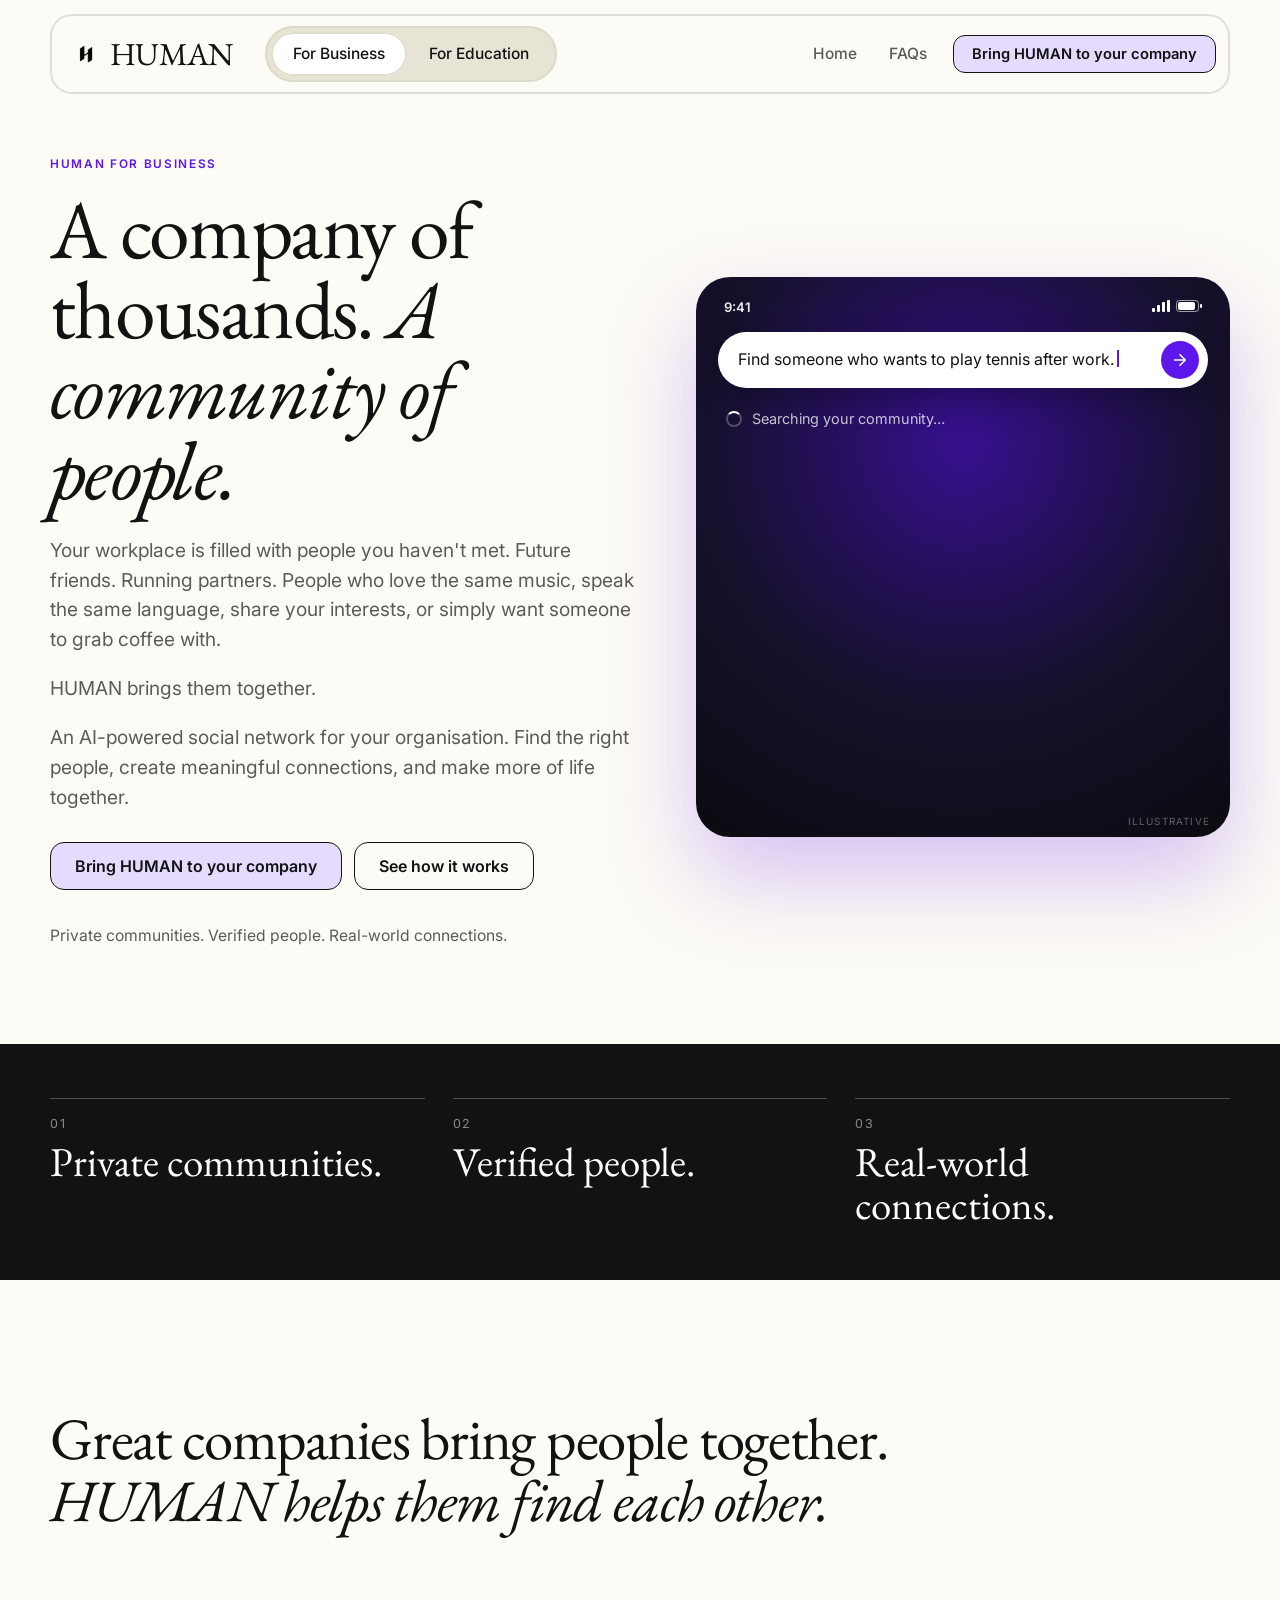
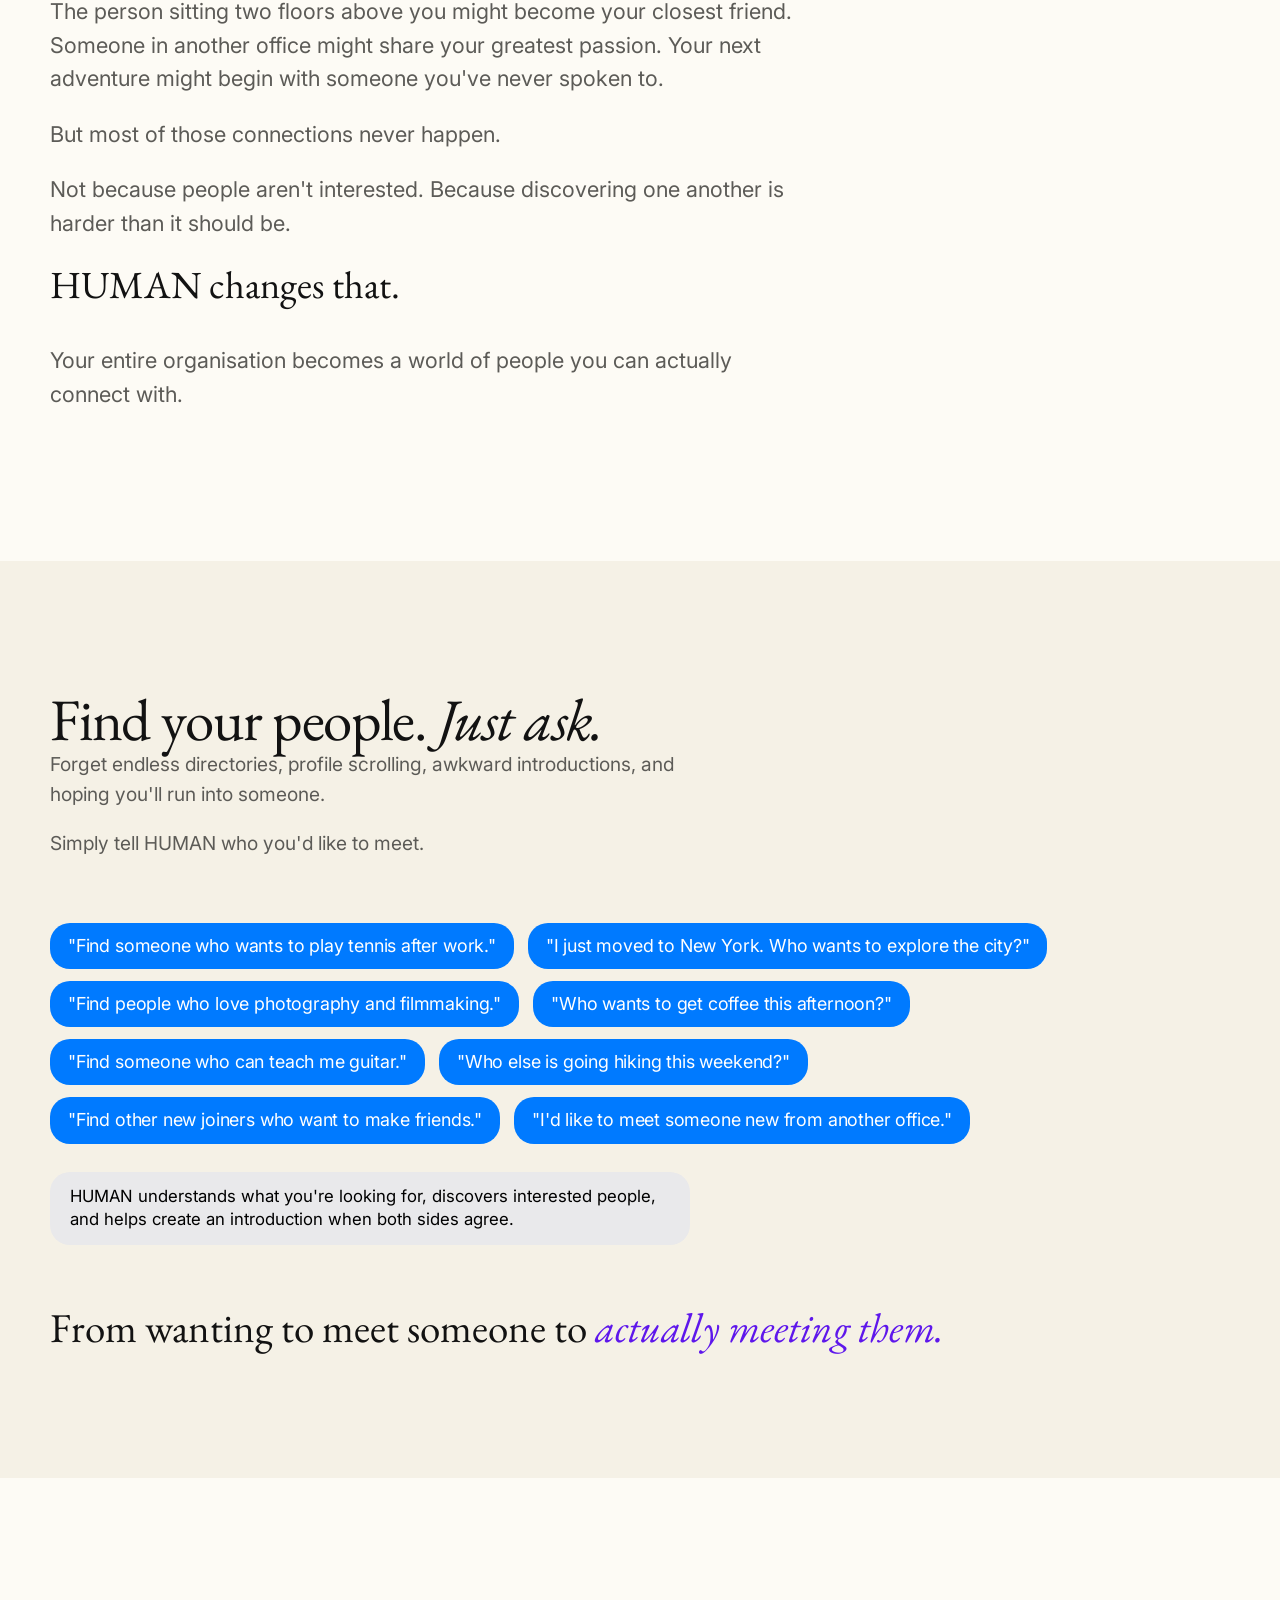
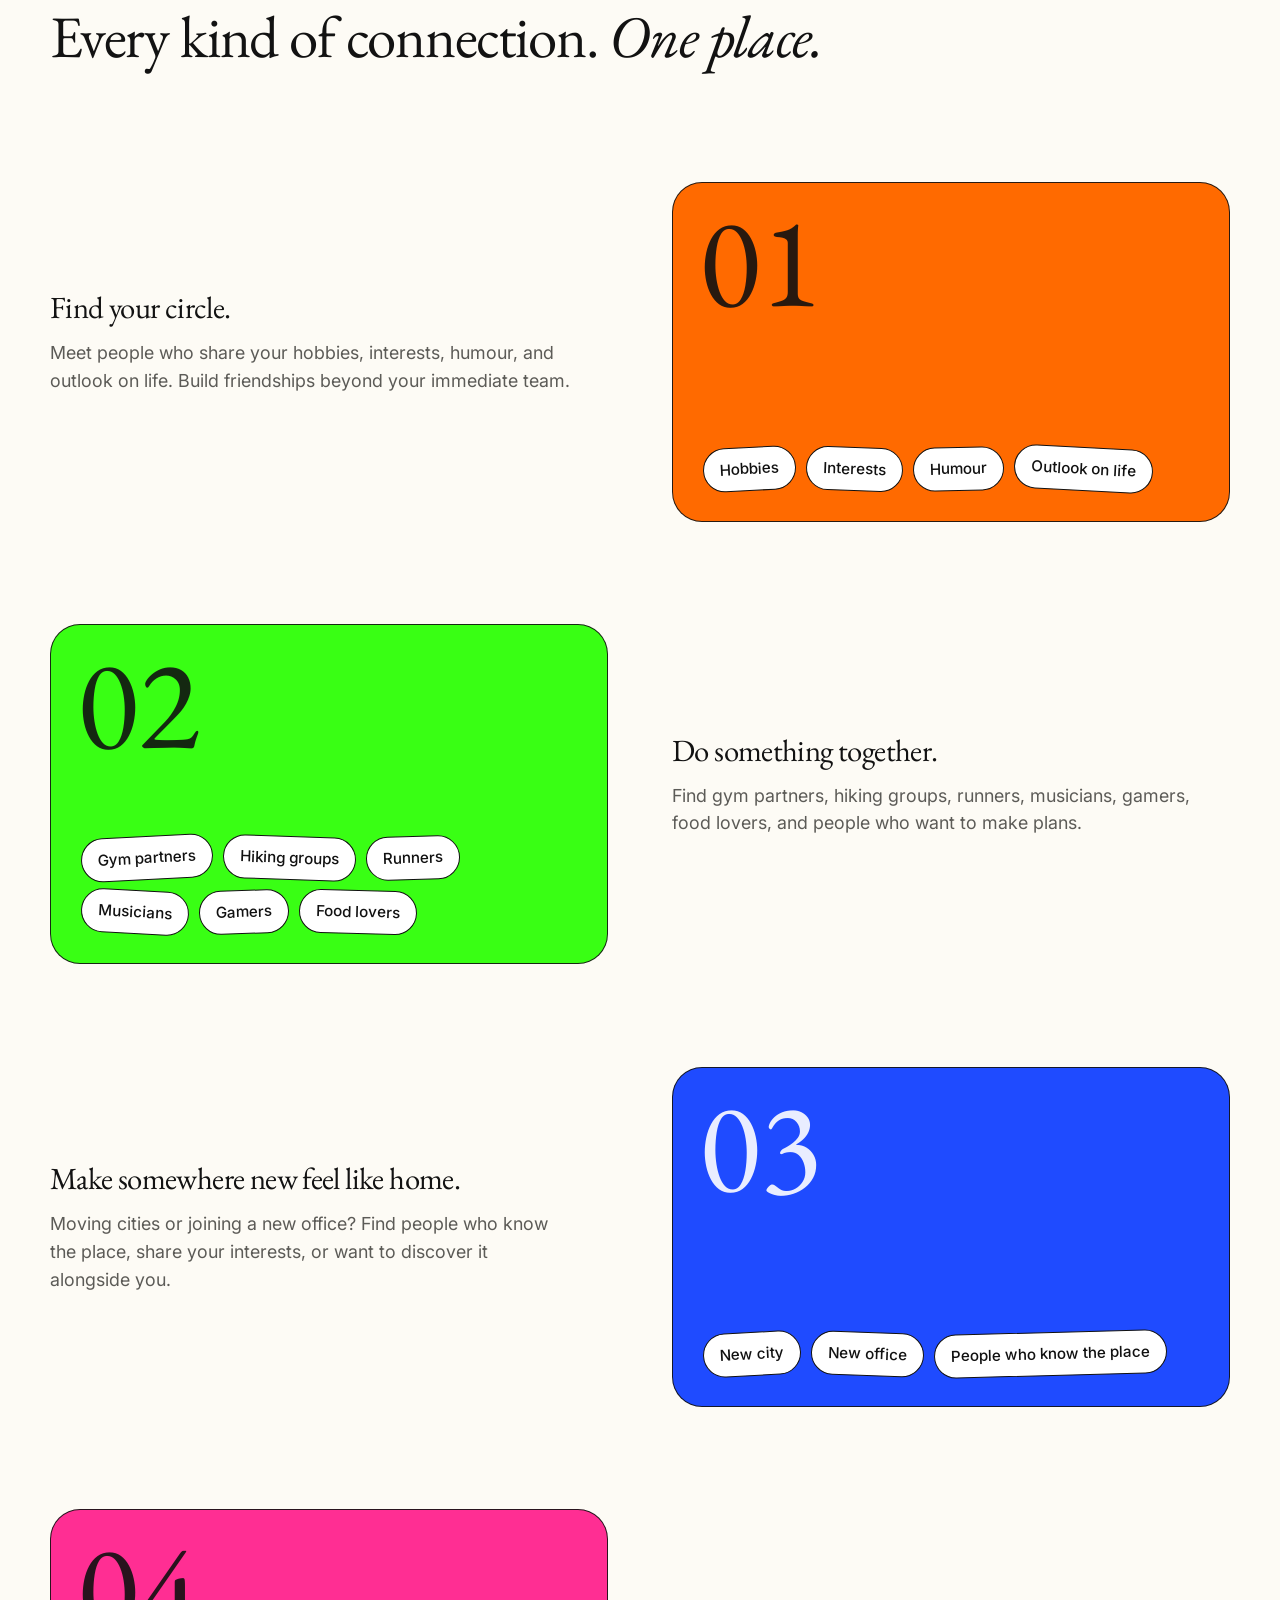
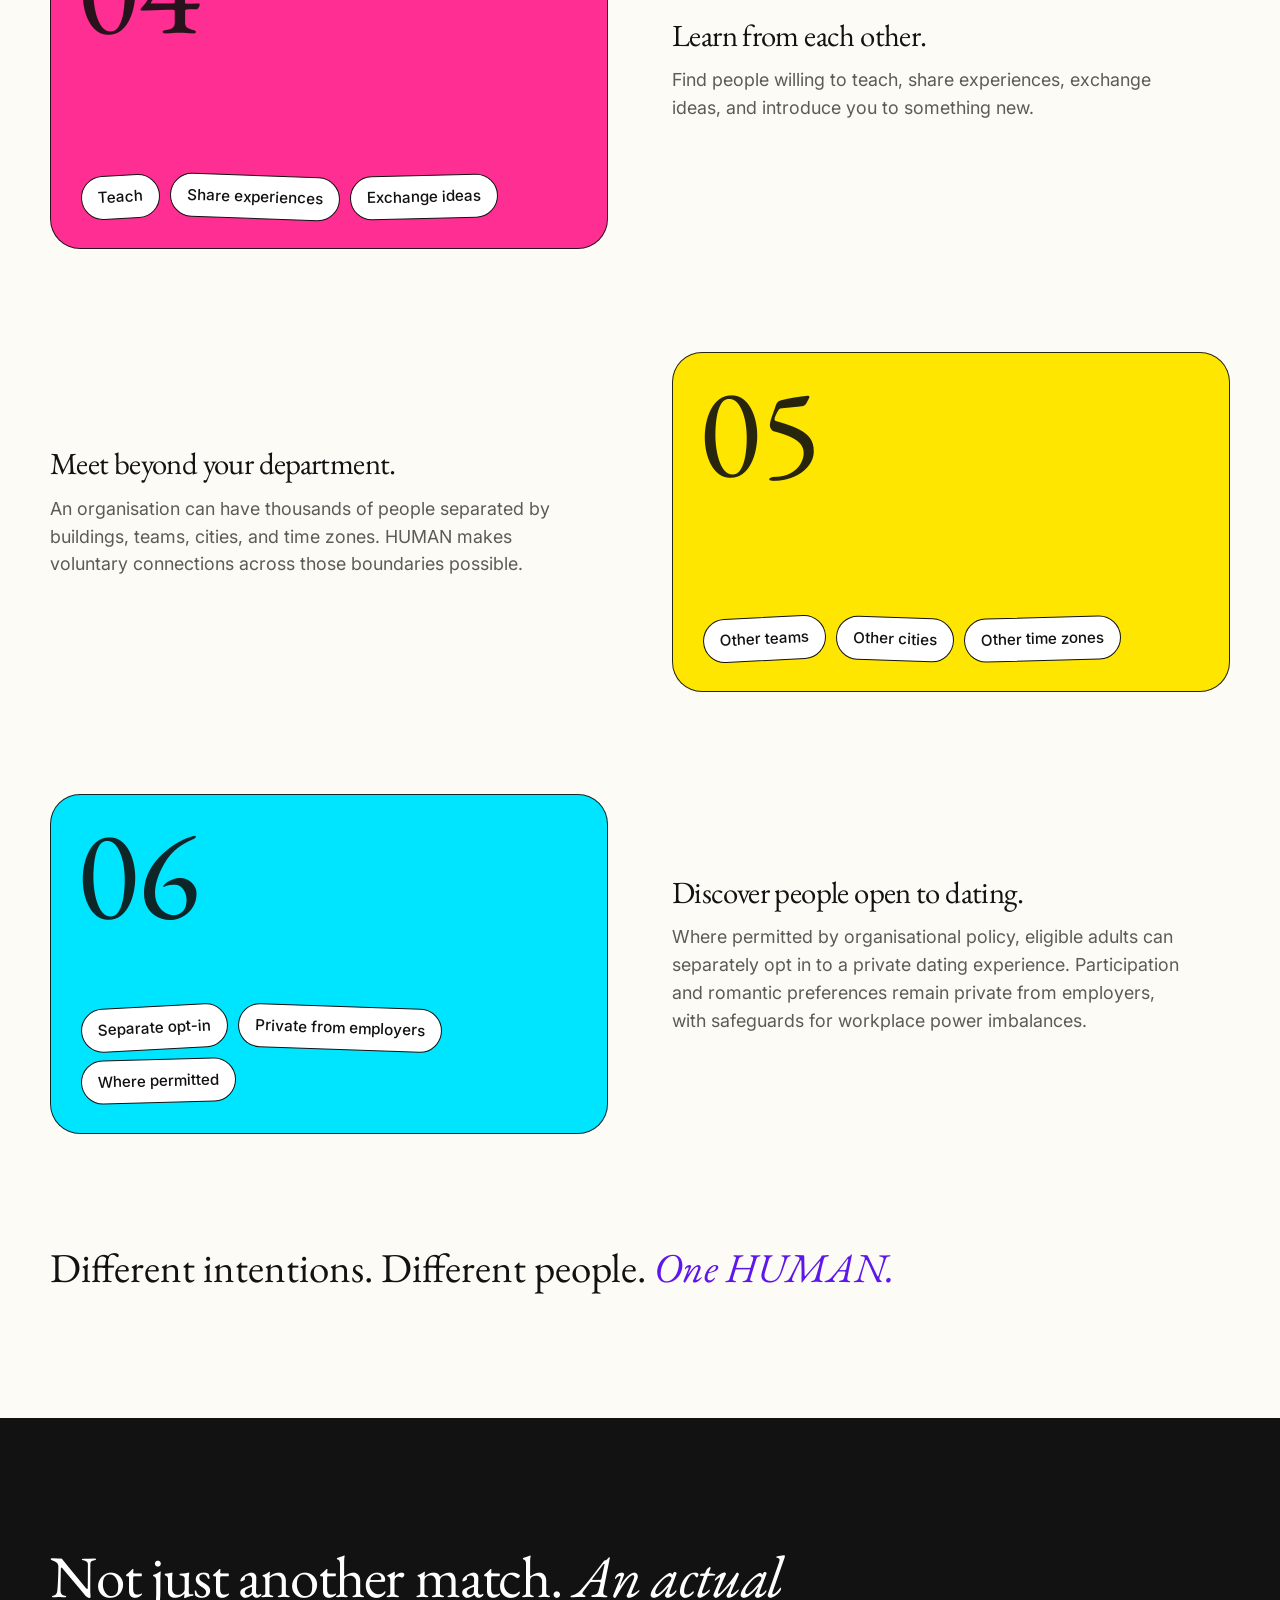
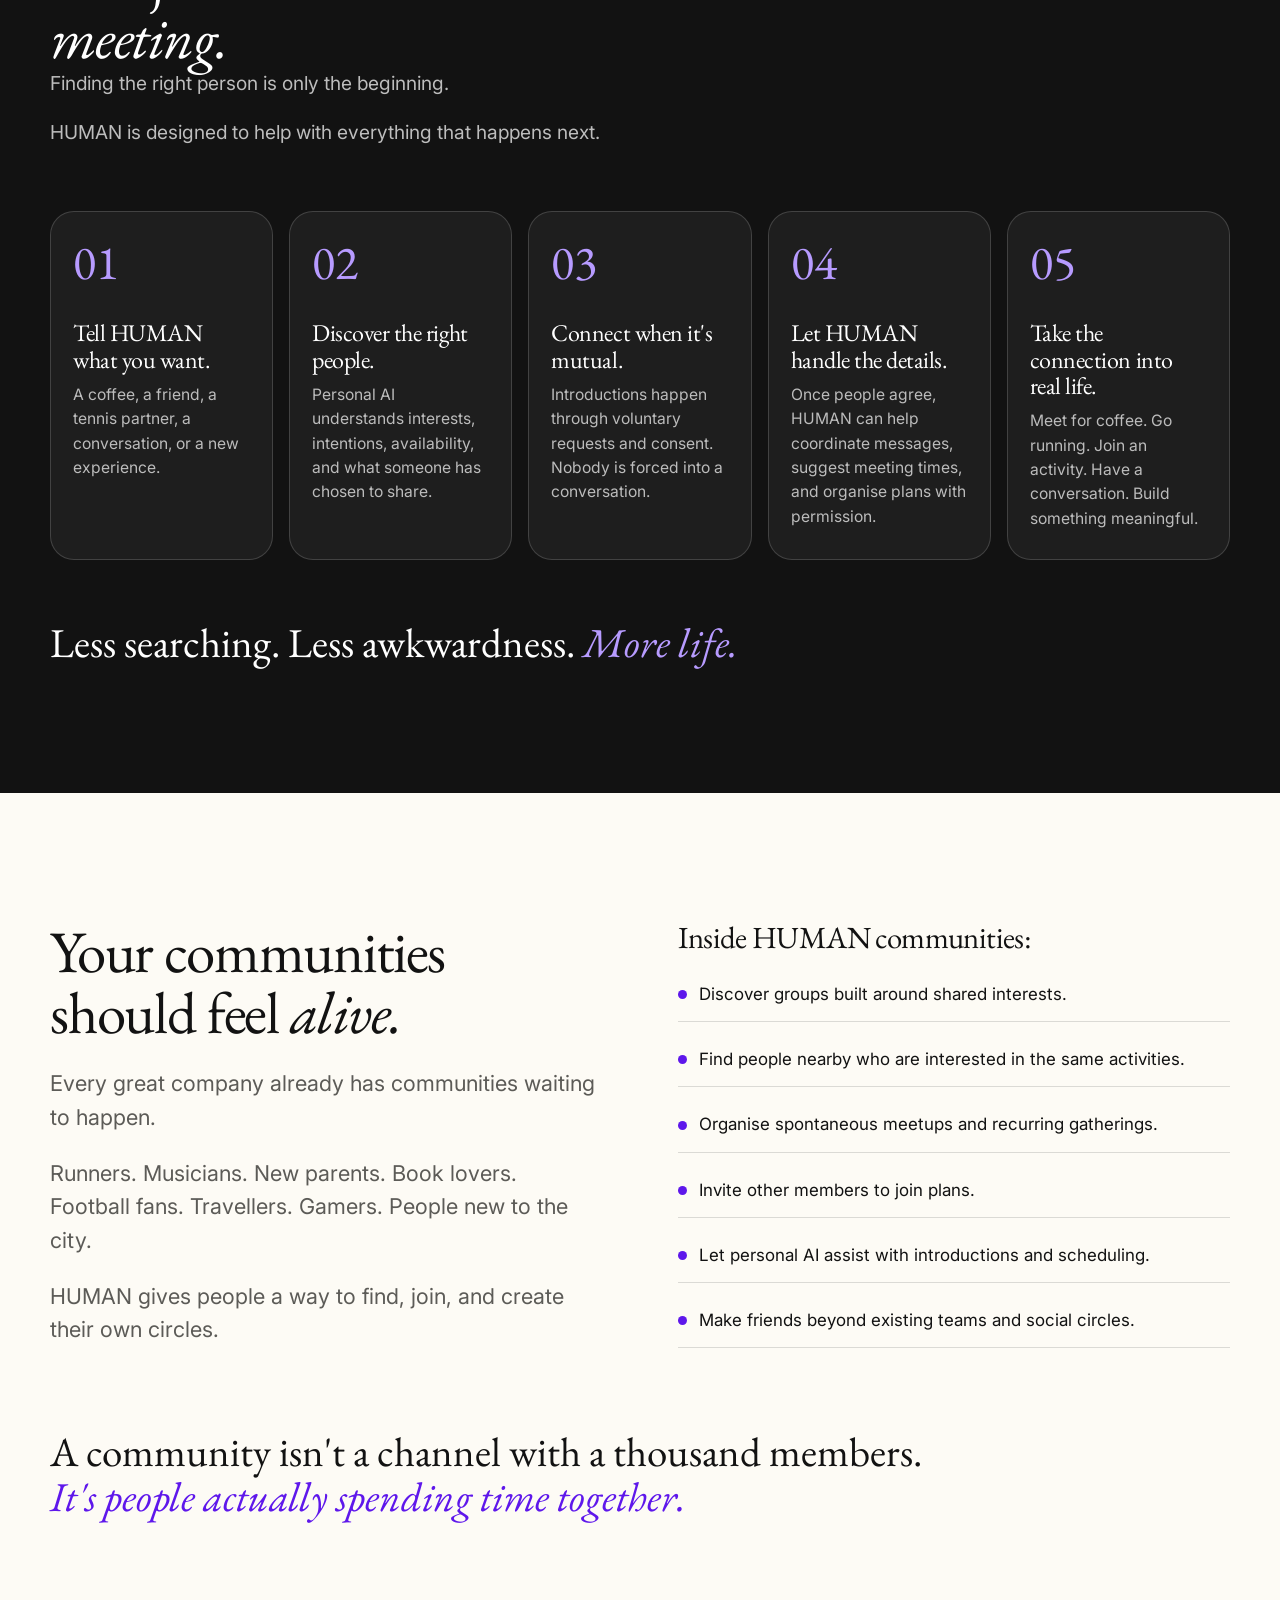
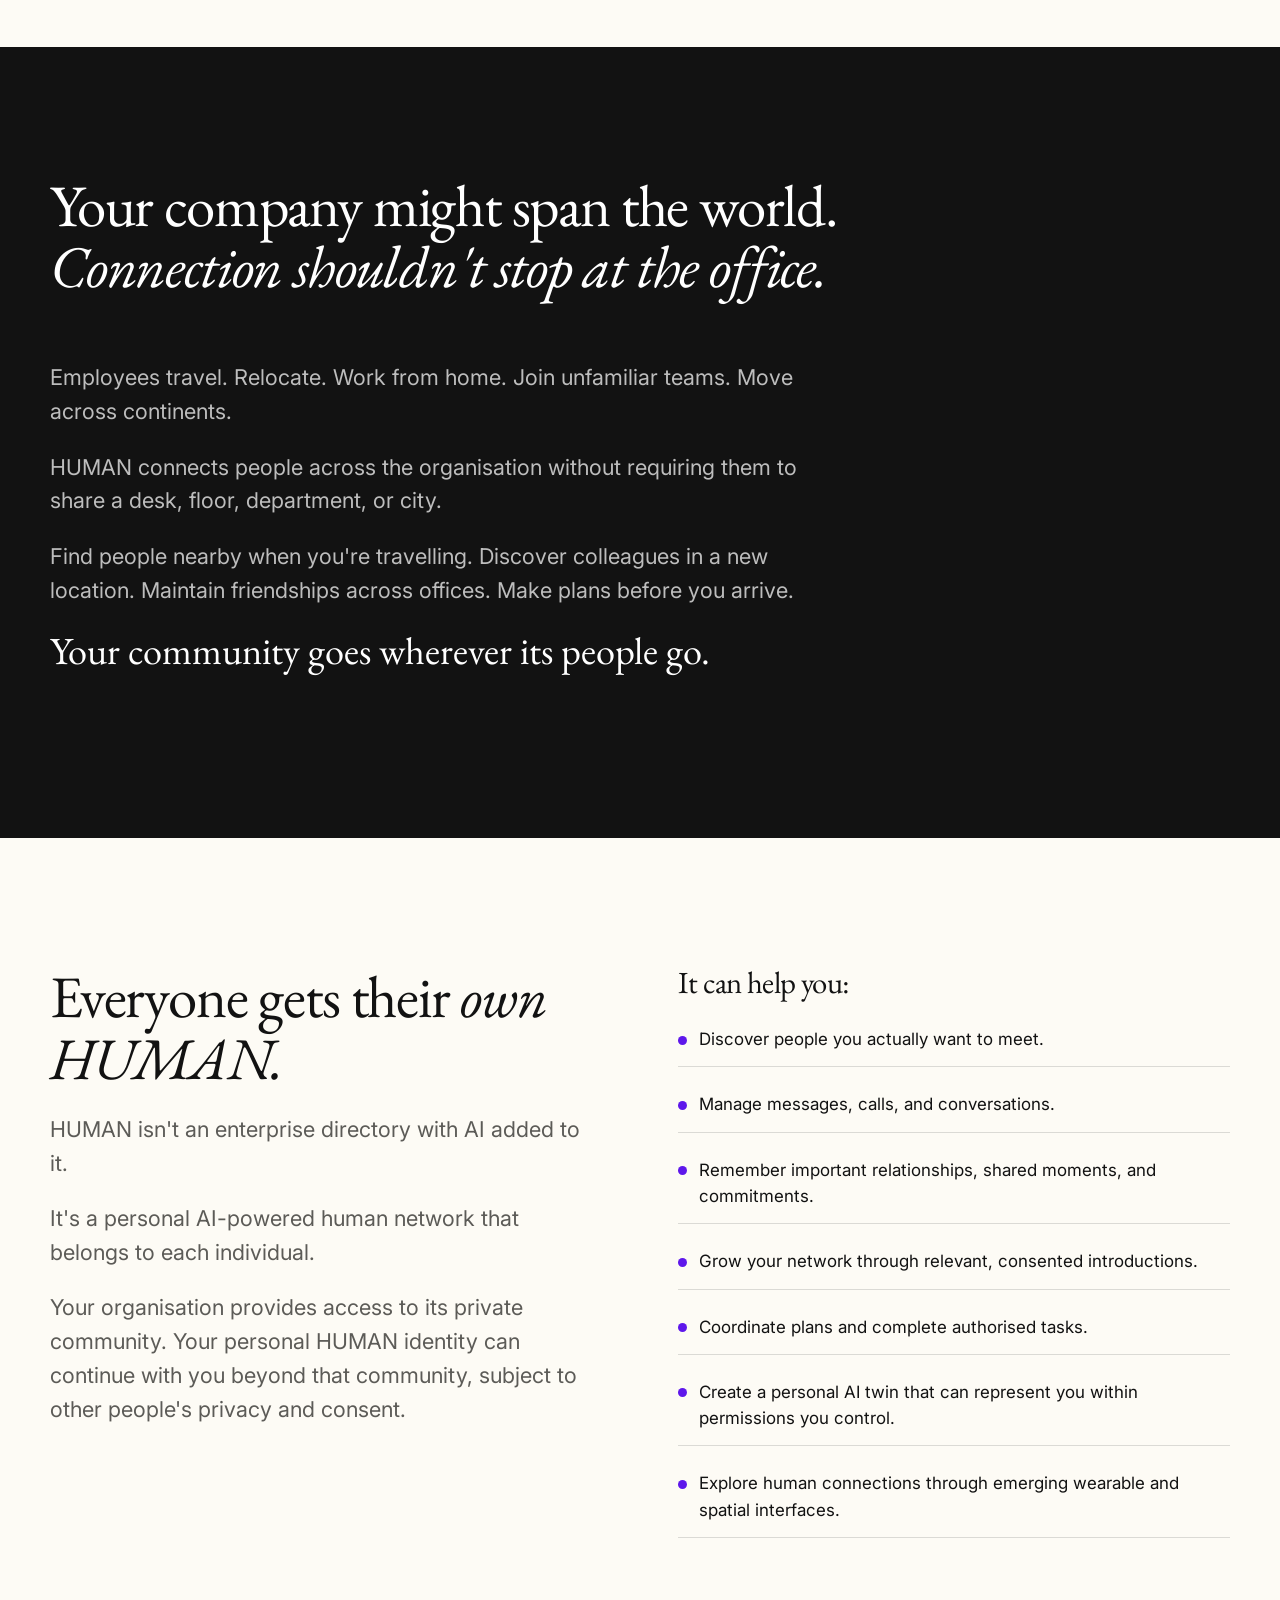
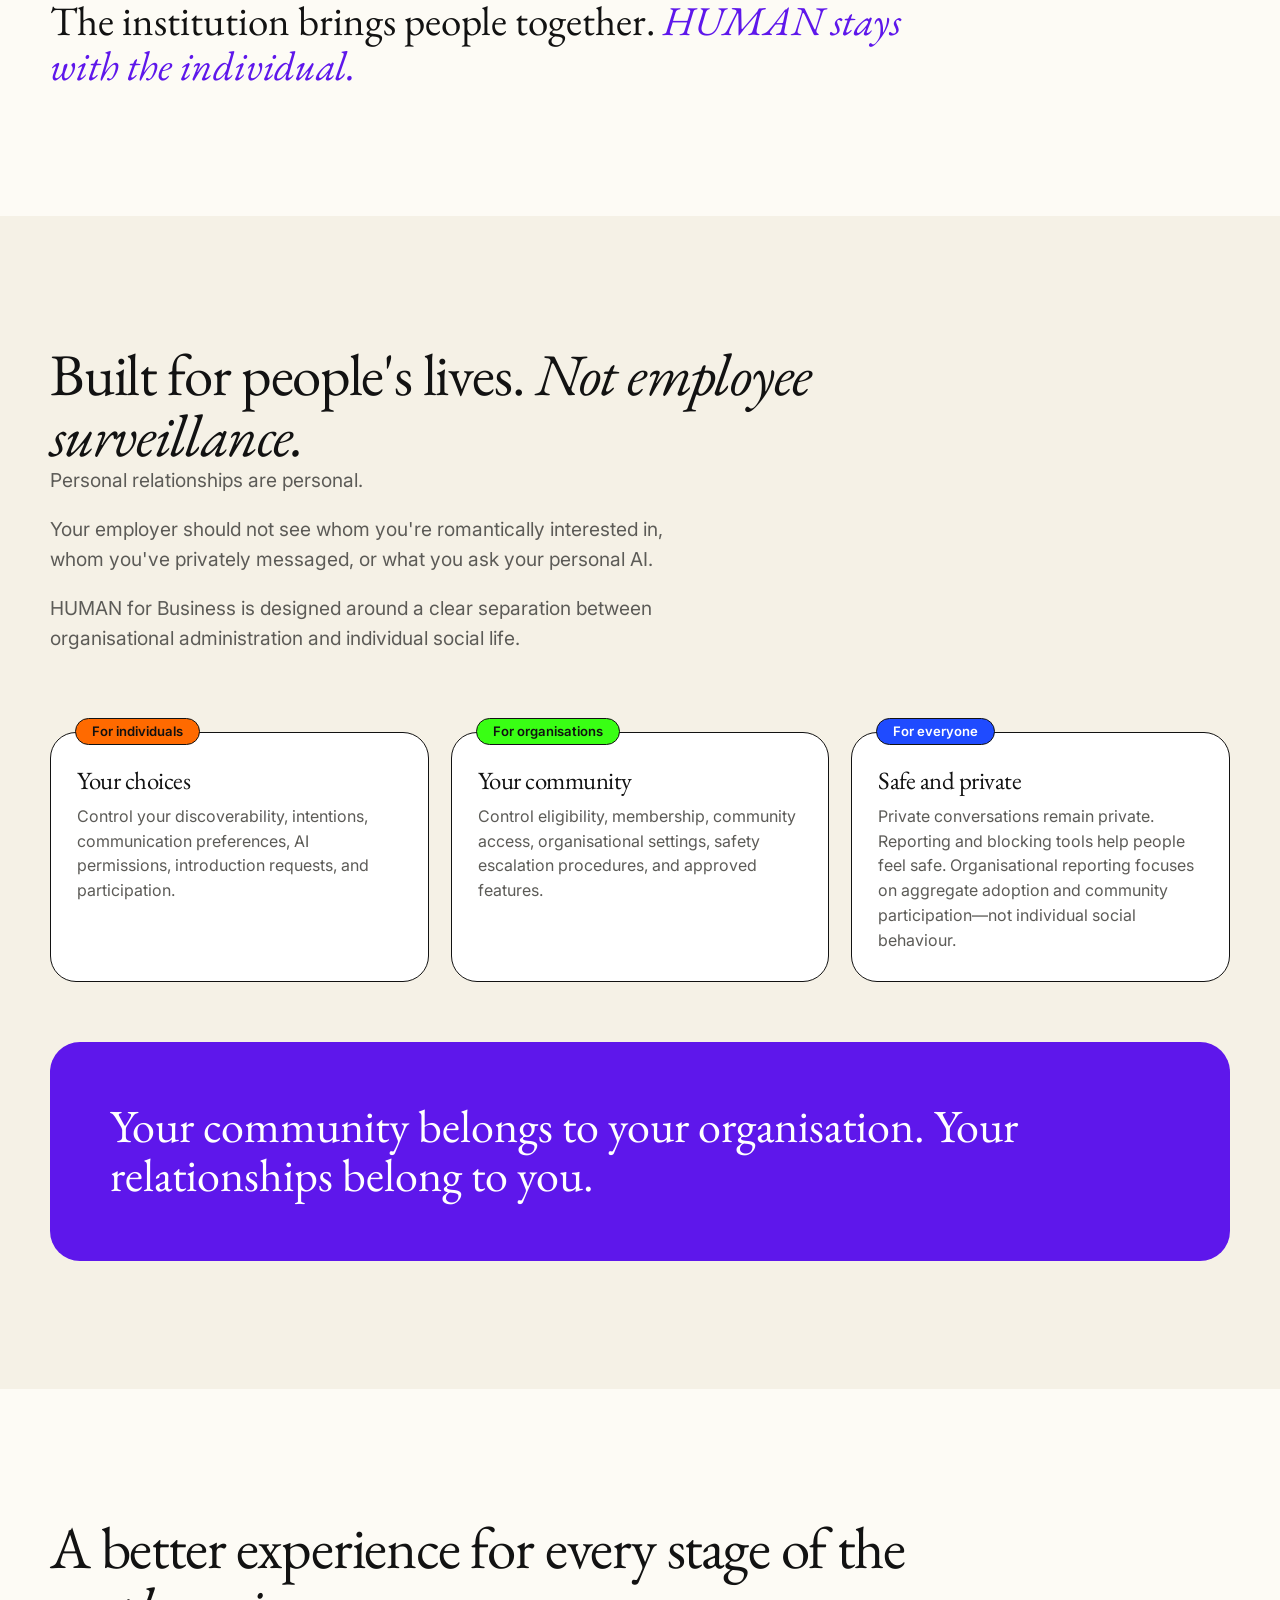
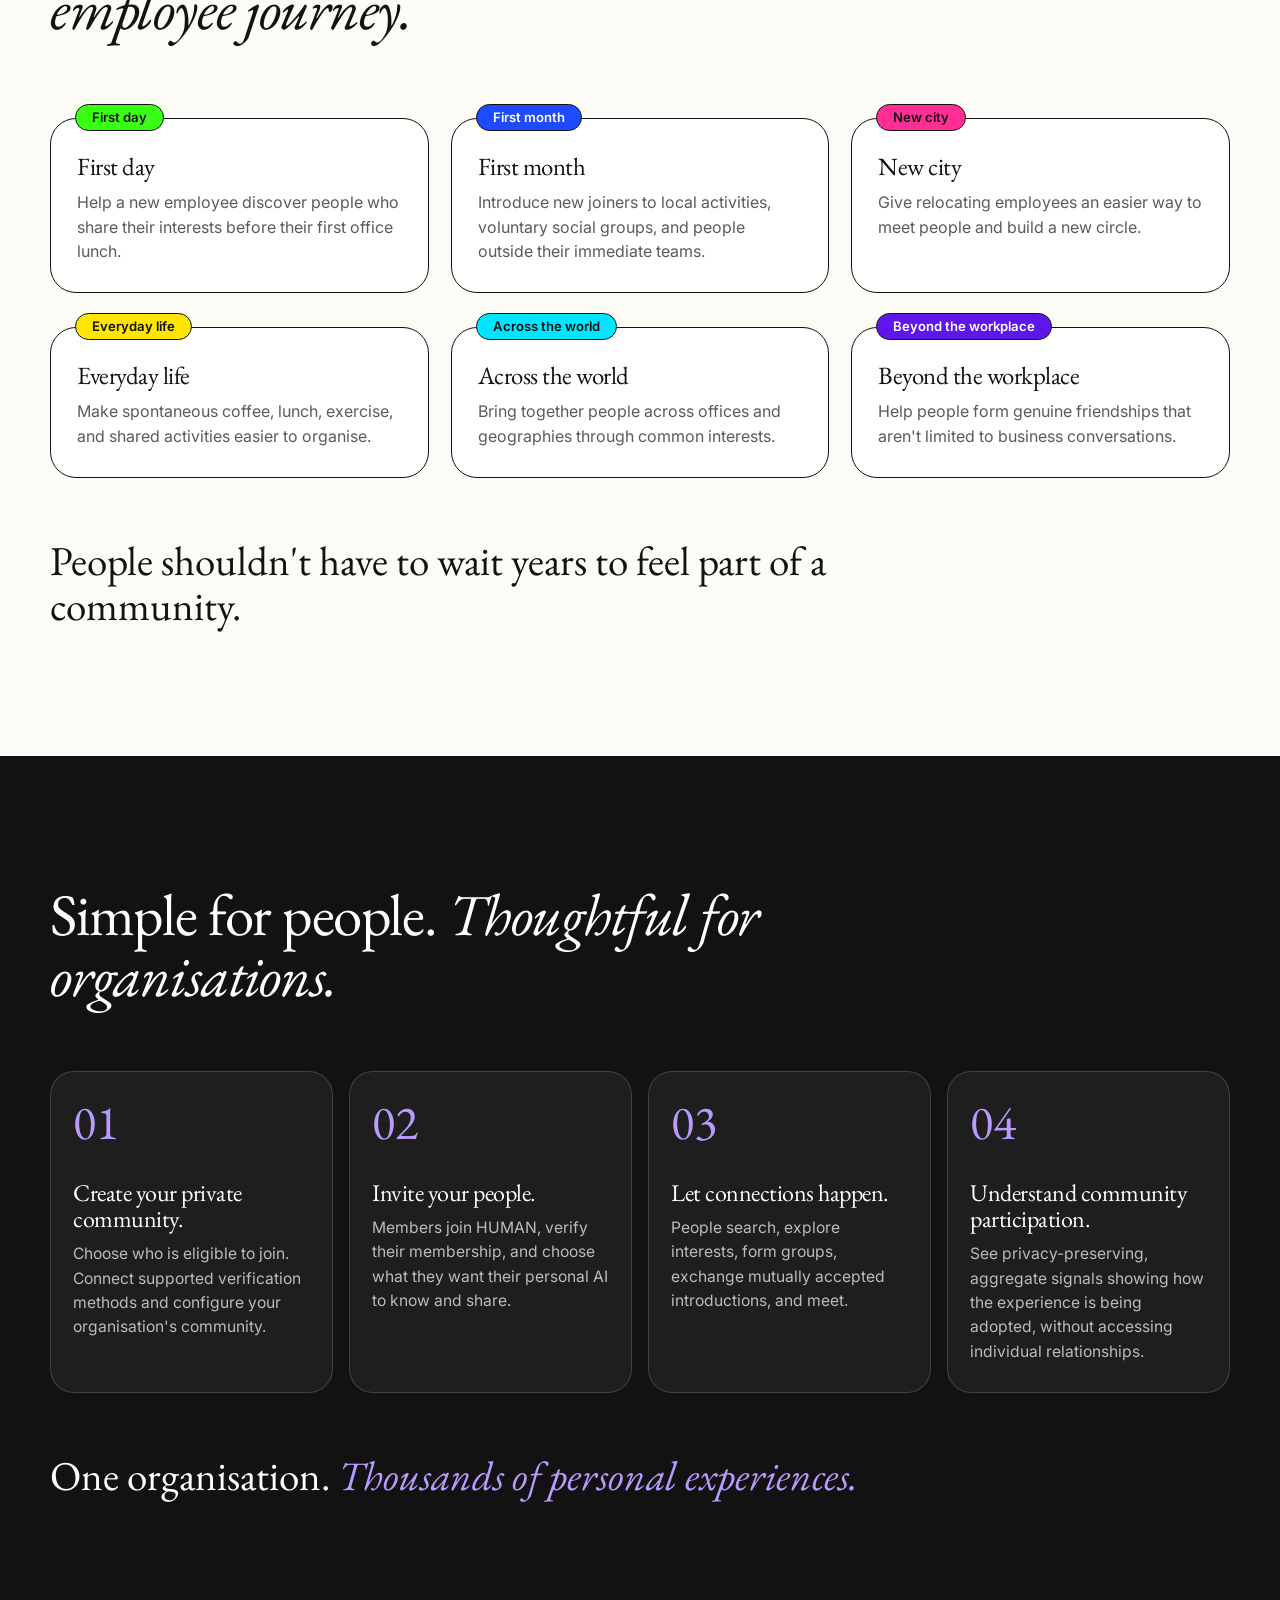
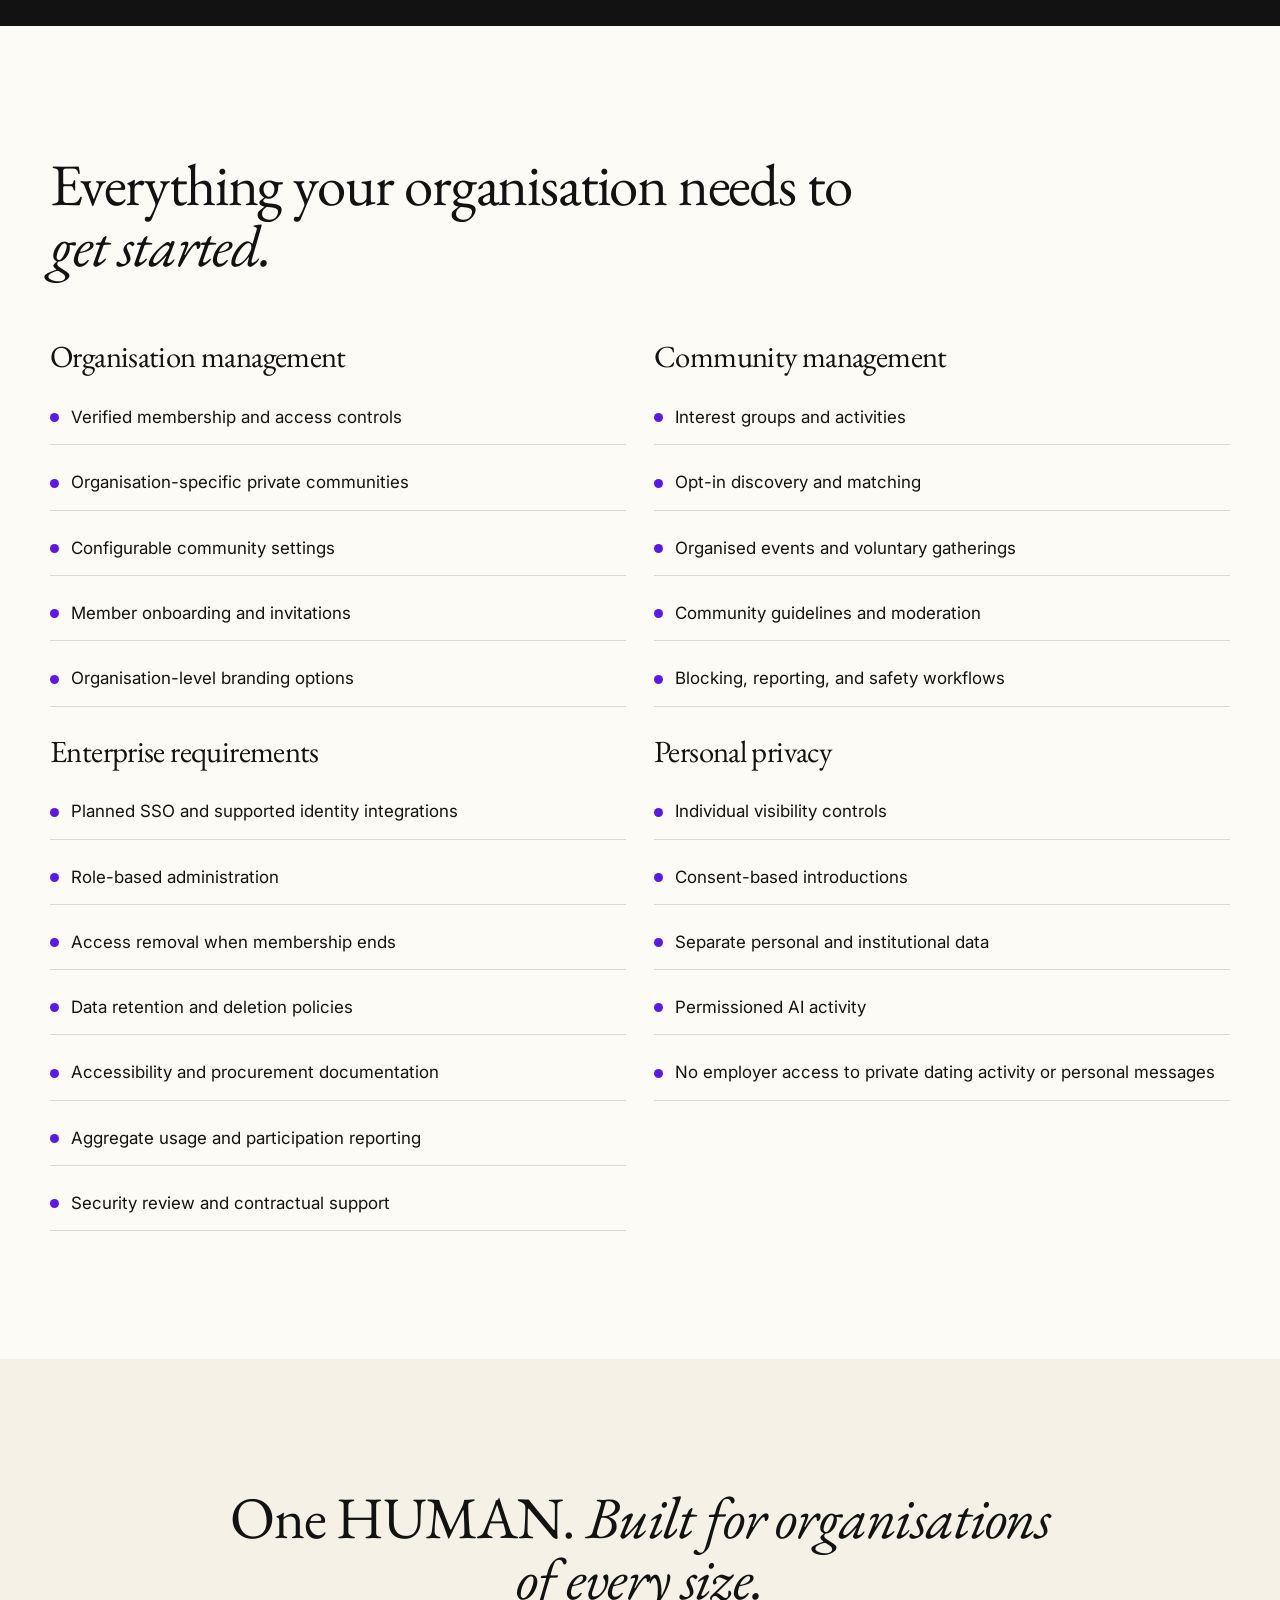
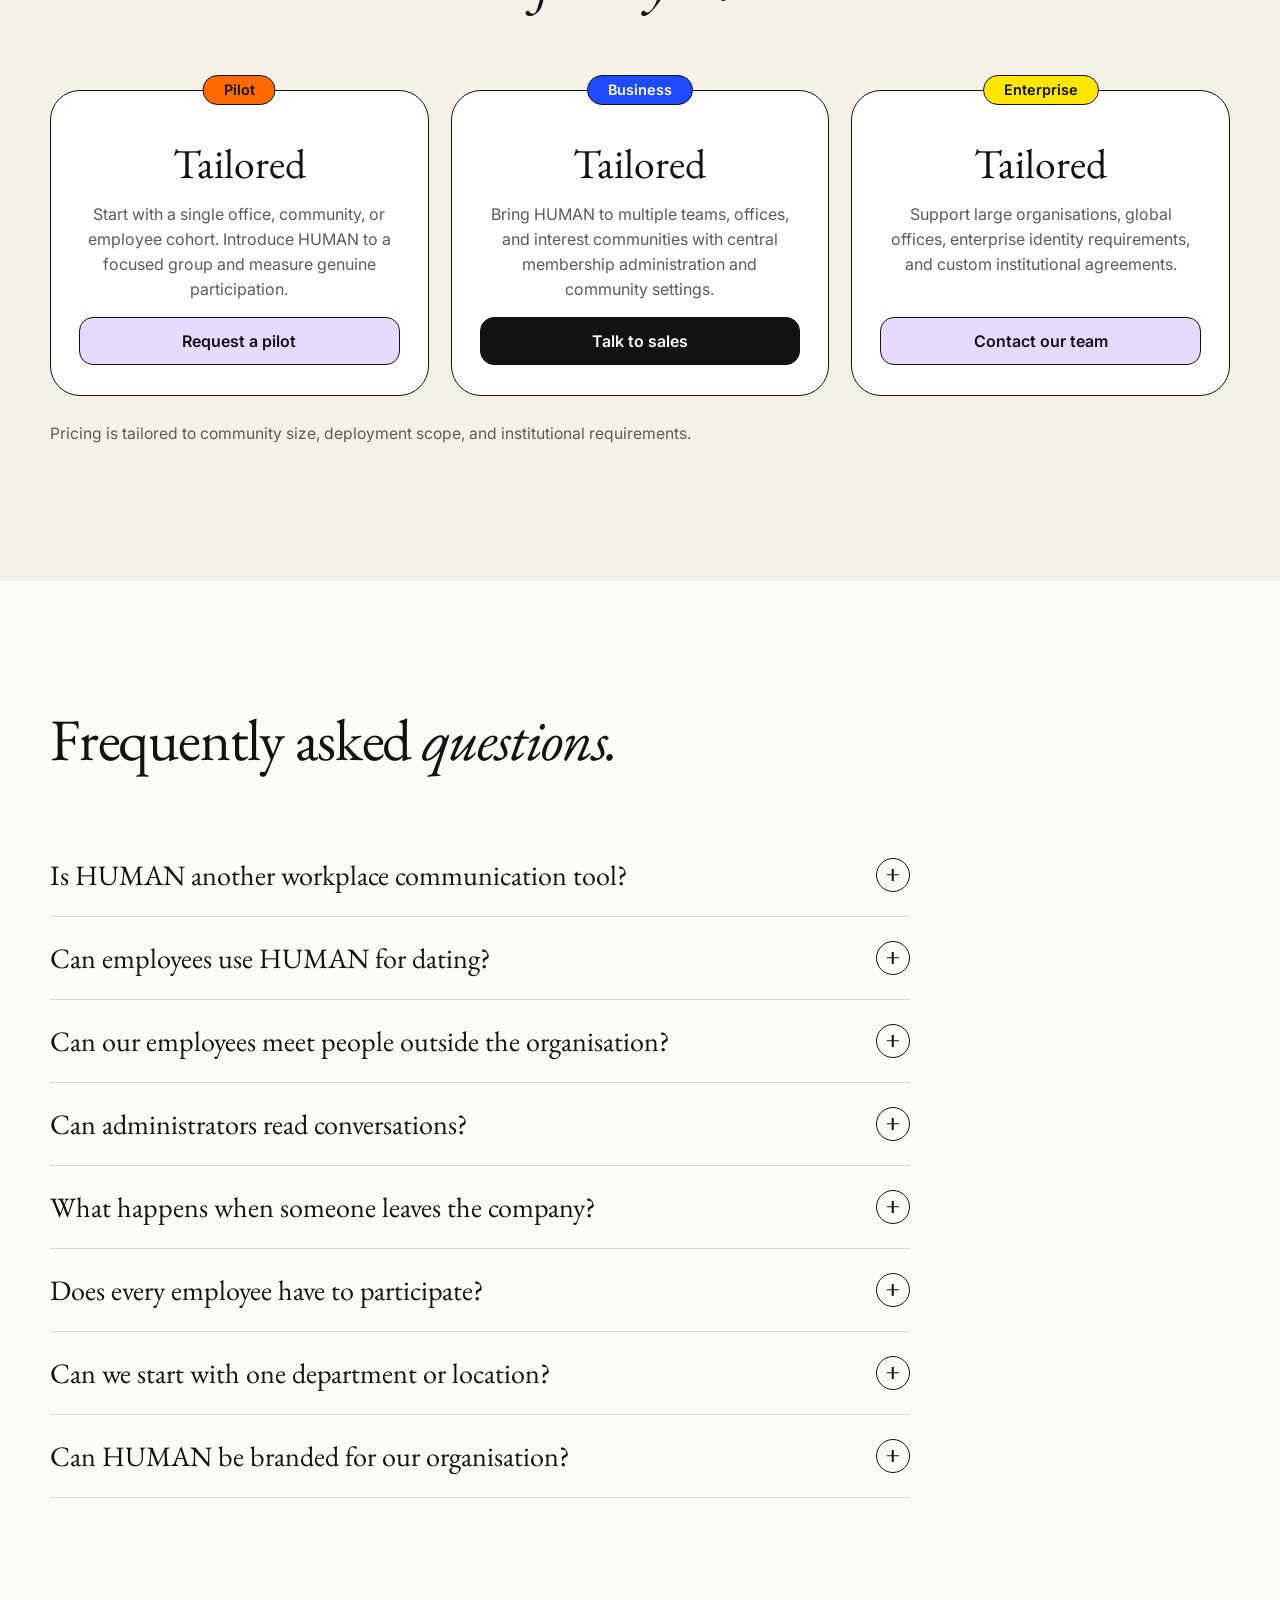
<file: business.html>
<!DOCTYPE html><html lang="en"><head><meta charset="UTF-8">
<meta name="viewport" content="width=device-width, initial-scale=1, viewport-fit=cover">
<title>HUMAN for Business | HUMAN by HUTE</title>
<meta name="description" content="HUMAN for Business: an AI-powered social network for your organisation. Private communities, verified people, real-world connections.">
<link rel="icon" type="image/png" href="favicon.png?v=2">
<link href="https://fonts.googleapis.com/css2?family=EB+Garamond:ital,wght@0,400;0,500;1,400;1,500&family=Inter:wght@300;400;500;600;800&display=swap" rel="stylesheet">
<script>document.documentElement.className+=" js";</script><style>
:root{--cream:#FDFBF5;--ink:#121212;--grey:#5C5B57;--purple:#5E17EB;--lav:#E6DBFF;--line:rgba(18,18,18,.14);--serif:'EB Garamond',Georgia,serif;--sans:'Inter',system-ui,-apple-system,'Segoe UI',sans-serif}
*{box-sizing:border-box}
html{scroll-behavior:smooth;-webkit-text-size-adjust:100%;overflow-x:clip}
body{margin:0;background:var(--cream);color:var(--ink);font-family:var(--sans);line-height:1.55;-webkit-font-smoothing:antialiased;overflow-x:clip}
img,svg{-webkit-user-drag:none;user-select:none}
a{color:inherit}
.wrap{width:min(1180px,100% - 48px);margin:0 auto}
h1,h2,h3{font-family:var(--serif);font-weight:400;margin:0;letter-spacing:-.02em}
h1{font-size:clamp(2.7rem,6.4vw,5.6rem);line-height:.98}
h1 i,h2 i{font-style:italic}
h2{font-size:clamp(2.1rem,4.6vw,3.9rem);line-height:1.04}
h3{font-size:clamp(1.5rem,2.4vw,2rem);line-height:1.1}
p{margin:0 0 1em}
.lead{font-size:clamp(1.05rem,1.5vw,1.3rem);color:var(--grey);max-width:640px}
.eyebrow{display:inline-block;font:600 .74rem/1 var(--sans);letter-spacing:.14em;text-transform:uppercase;color:var(--purple);margin-bottom:18px}

/* nav: cream floating bar with segmented For Business / For Education switch */
.nav{position:fixed;top:14px;left:50%;transform:translateX(-50%);width:min(1180px,100% - 28px);z-index:100;display:flex;align-items:center;gap:14px;padding:10px 12px 10px 20px;background:rgba(253,251,245,.94);backdrop-filter:blur(16px);-webkit-backdrop-filter:blur(16px);border:2px solid rgba(18,18,18,.12);border-radius:22px}
.brand{display:flex;align-items:center;gap:10px;text-decoration:none;flex-shrink:0}
.brand img{height:28px;filter:brightness(0)}
.brand span{font-family:var(--serif);font-size:2rem;line-height:1;letter-spacing:-.02em}
.seg{display:flex;padding:4px;background:#E7E4D6;border:2px solid #DDD9C8;border-radius:999px;margin:0 auto 0 18px}
.seg a{text-decoration:none;font-weight:500;font-size:.97rem;padding:10px 22px;border-radius:999px;transition:background .2s;white-space:nowrap}
.seg a:hover{background:rgba(255,255,255,.6)}
.seg a.on{background:#fff;box-shadow:inset 0 0 0 2px #E1DED0}
.navr{display:flex;align-items:center;gap:4px;flex-shrink:0}
.nl{text-decoration:none;color:var(--grey);font-weight:500;font-size:.97rem;padding:10px 14px;border-radius:12px;transition:color .2s,background .2s}
.nl:hover{color:var(--ink);background:rgba(18,18,18,.06)}
.navr .btn{margin-left:8px}
.burger{display:none;width:46px;height:46px;margin-left:8px;border:2px solid var(--ink);border-radius:12px;background:transparent;cursor:pointer;padding:0;align-items:center;justify-content:center;flex-direction:column;gap:4px;flex-shrink:0}
.burger i{display:block;width:18px;height:2px;background:var(--ink);transition:transform .25s,opacity .25s}
.nav.open .burger i:nth-child(1){transform:translateY(6px) rotate(45deg)}
.nav.open .burger i:nth-child(2){opacity:0}
.nav.open .burger i:nth-child(3){transform:translateY(-6px) rotate(-45deg)}
.drop{display:none;position:absolute;top:calc(100% + 10px);left:0;right:0;padding:8px;background:var(--cream);border:2px solid rgba(18,18,18,.12);border-radius:20px;box-shadow:0 24px 50px rgba(0,0,0,.14);flex-direction:column}
.nav.open .drop{display:flex}
.drop a{text-decoration:none;font-weight:500;font-size:1.05rem;padding:14px 16px;border-radius:12px}
.drop a:hover,.drop a.on{background:rgba(18,18,18,.06)}

/* buttons */
.btn{display:inline-flex;align-items:center;justify-content:center;gap:8px;font:600 1rem/1 var(--sans);text-decoration:none;padding:15px 24px;border-radius:14px;background:var(--lav);color:var(--ink);border:1.5px solid var(--ink);cursor:pointer;transition:transform .2s,box-shadow .2s,background .2s;white-space:nowrap}
.btn:hover{transform:translateY(-2px);box-shadow:0 8px 0 -2px rgba(18,18,18,.9)}
.btn.dark{background:var(--ink);color:#fff}
.btn.pur{background:var(--purple);color:#fff;border-color:var(--purple)}
.btn.ghost{background:transparent}
.btn.sm{padding:11px 18px;font-size:.92rem;border-radius:12px}
.btns{display:flex;flex-wrap:wrap;gap:12px;margin-top:30px}

/* hero */
.hero{padding:150px 0 80px}
.hero .grid{display:grid;grid-template-columns:1.05fr .95fr;gap:56px;align-items:center}
.hero .tag{margin-top:34px;color:var(--grey);font-size:.98rem}
.mock{border-radius:34px;background:radial-gradient(circle at 50% 30%,#35108f 0%,#16102b 55%,#0b0b10 100%);padding:20px 22px 26px;color:#fff;min-height:560px;display:flex;flex-direction:column;gap:14px;box-shadow:0 40px 90px rgba(94,23,235,.25);position:relative;overflow:hidden;font-family:-apple-system,BlinkMacSystemFont,'SF Pro Text','Inter',sans-serif}
.mock .sb{display:flex;justify-content:space-between;align-items:center;font-size:.82rem;font-weight:600;padding:0 6px;color:rgba(255,255,255,.92)}
.mock .sb svg{height:12px;width:auto;fill:#fff;margin-left:6px}
.mock .bar{display:flex;align-items:center;gap:12px;background:#fff;color:var(--ink);border-radius:999px;padding:9px 9px 9px 20px;font-size:1rem;min-height:56px;box-shadow:0 10px 30px rgba(0,0,0,.25)}
.mock .bar .t{flex:1;white-space:nowrap;overflow:hidden;text-overflow:ellipsis}
.mock .bar .t::after{content:'';display:inline-block;width:2px;height:1.1em;background:var(--purple);margin-left:3px;vertical-align:-.15em;animation:bl .8s steps(1) infinite}
@keyframes bl{50%{opacity:0}}
.mock .go{width:38px;height:38px;border-radius:50%;background:var(--purple);display:grid;place-items:center;flex:none;transition:transform .2s}
.mock .go.press{transform:scale(.88)}
.mock .stage{position:relative;flex:1;display:flex;flex-direction:column;gap:10px;min-height:380px}
.mock .srch{display:flex;align-items:center;gap:10px;font-size:.9rem;color:rgba(255,255,255,.75);padding:6px 8px;opacity:0;transition:opacity .25s;position:absolute;top:0;left:0;right:0}
.mock .srch.on{opacity:1}
.mock .srch i{width:16px;height:16px;border-radius:50%;border:2px solid rgba(255,255,255,.25);border-top-color:#fff;animation:spin .8s linear infinite}
@keyframes spin{to{transform:rotate(360deg)}}
.mock .cnt{font-size:.78rem;color:rgba(255,255,255,.55);padding:4px 8px 0;opacity:0;transition:opacity .3s}.mock .cnt.on{opacity:1}
.mock .card{display:flex;align-items:center;gap:12px;background:rgba(255,255,255,.08);border:1px solid rgba(255,255,255,.14);border-radius:20px;padding:12px 12px 12px 12px;opacity:0;transform:translateY(14px) scale(.98);transition:opacity .45s,transform .45s}
.mock .card.on{opacity:1;transform:none}
.mock .av{width:46px;height:46px;border-radius:50%;flex:none;display:grid;place-items:center;font-weight:600;font-size:.95rem;color:#fff;position:relative;box-shadow:inset 0 0 0 2px rgba(255,255,255,.25)}
.mock .av::after{content:'';position:absolute;right:0;bottom:1px;width:11px;height:11px;border-radius:50%;background:#34D27B;border:2px solid #1b1536}
.mock .meta{flex:1;min-width:0}
.mock .nm{font-size:.98rem;font-weight:600;display:flex;align-items:center;gap:5px;line-height:1.25}
.mock .nm svg{width:14px;height:14px;flex:none}
.mock .sub{font-size:.8rem;color:rgba(255,255,255,.62);white-space:nowrap;overflow:hidden;text-overflow:ellipsis}
.mock .tg{display:flex;gap:6px;margin-top:6px;flex-wrap:wrap}
.mock .tg b{font-weight:500;font-size:.7rem;padding:3px 9px;border-radius:999px;background:rgba(124,77,255,.28);color:#D9CCFF}
.mock .tg b.g{background:rgba(52,210,123,.18);color:#8EF0BC}
.mock .ask{flex:none;font:600 .8rem/1 inherit;padding:10px 14px;border-radius:999px;background:#fff;color:#111;border:0;transition:background .3s,color .3s,transform .2s;white-space:nowrap}
.mock .ask.sent{background:rgba(52,210,123,.2);color:#8EF0BC}
.mock .ask.press{transform:scale(.92)}
.mock .mplan{display:flex;align-items:center;gap:12px;background:rgba(255,255,255,.94);color:#111;border-radius:20px;padding:12px 14px;opacity:0;transform:translateY(18px);transition:opacity .45s,transform .45s;box-shadow:0 18px 40px rgba(0,0,0,.35);margin-top:2px}
.mock .mplan.on{opacity:1;transform:none}
.mock .mplan .ic{width:36px;height:36px;border-radius:10px;background:var(--purple);display:grid;place-items:center;flex:none;font-family:var(--serif);color:#fff;font-size:1.3rem;line-height:1}
.mock .mplan b{display:block;font-size:.9rem}.mock .mplan span{font-size:.8rem;color:#555}
.mock .mplan .ok{margin-left:auto;width:24px;height:24px;border-radius:50%;background:#34D27B;display:grid;place-items:center;flex:none}
.mock .ill{position:absolute;right:20px;bottom:8px;font-size:.62rem;letter-spacing:.12em;text-transform:uppercase;color:rgba(255,255,255,.35)}

/* band */
.band{background:var(--ink);color:#fff;padding:54px 0}
.band .cols{display:grid;grid-template-columns:repeat(3,1fr);gap:28px}
.band .c{font-family:var(--serif);font-size:clamp(1.7rem,3.2vw,2.8rem);line-height:1.05;border-top:1px solid rgba(255,255,255,.25);padding-top:18px}
.band .c i{display:block;font-family:var(--sans);font-style:normal;font-size:.78rem;letter-spacing:.14em;text-transform:uppercase;color:rgba(255,255,255,.5);margin-bottom:10px}
.band.one{text-align:center}.band.one .c{border:0;padding:0;font-size:clamp(1.5rem,3vw,2.4rem)}

/* sections */
.sec{padding:clamp(70px,10vw,130px) 0}
.sec.dark{background:var(--ink);color:#fff}
.sec.dark .lead,.sec.dark p{color:rgba(255,255,255,.72)}
.sec.dark .eyebrow{color:#B79BFF}
.sec.tint{background:#F5F1E6}
.head{max-width:860px;margin-bottom:clamp(36px,5vw,64px)}
.head.c{margin-inline:auto;text-align:center}.head.c .lead{margin-inline:auto}
.story{max-width:760px}
.story p{font-size:clamp(1.1rem,1.7vw,1.4rem);color:var(--grey)}
.story p.big{font-family:var(--serif);font-size:clamp(1.7rem,3vw,2.5rem);line-height:1.12;color:var(--ink)}
.sec.dark .story p{color:rgba(255,255,255,.72)}.sec.dark .story p.big{color:#fff}
.outro{margin-top:clamp(34px,5vw,60px);font-family:var(--serif);font-size:clamp(1.6rem,3.2vw,2.7rem);line-height:1.1;max-width:900px}
.outro i{color:var(--purple)}.sec.dark .outro i{color:#B79BFF}
.after{margin-top:26px;color:var(--grey);max-width:720px;font-size:1.1rem}.sec.dark .after{color:rgba(255,255,255,.72)}

/* prompt bubbles */
.bubbles{display:flex;flex-wrap:wrap;gap:12px 14px}
.bub{background:#007AFF;color:#fff;padding:11px 18px;border-radius:20px;font-size:clamp(.98rem,1.4vw,1.15rem);line-height:1.35;letter-spacing:-.01em;max-width:100%;transition:transform .25s}
.bub:hover{transform:translateY(-3px) rotate(-.6deg)}
.reply{margin-top:28px;display:inline-block;background:#E9E9EB;color:#000;padding:13px 20px;border-radius:20px;max-width:640px;font-size:1.05rem;line-height:1.4}

/* feature blocks */
.blk{display:grid;grid-template-columns:1fr 1fr;gap:clamp(28px,5vw,80px);align-items:center;padding:clamp(28px,4vw,52px) 0}
.blk:nth-child(even) .vis{order:2}
.blk .vis{border-radius:30px;min-height:340px;padding:30px;display:flex;flex-wrap:wrap;align-content:flex-end;gap:10px;position:relative;overflow:hidden;border:1.5px solid rgba(18,18,18,.9)}
.blk .vis .n{position:absolute;left:26px;top:14px;font-family:var(--serif);font-size:clamp(5rem,10vw,8rem);line-height:1;opacity:.9}
.chip{background:#fff;color:#111;border-radius:999px;padding:9px 16px;font-size:.95rem;font-weight:500;border:1.5px solid #111;transform:rotate(var(--r,0deg))}
.blk h3{margin-bottom:14px}.blk p{color:var(--grey);font-size:1.12rem;max-width:520px}
.sec.dark .blk p{color:rgba(255,255,255,.72)}

/* steps */
.steps{display:grid;grid-template-columns:repeat(var(--n,5),1fr);gap:16px;counter-reset:s}
.step{border:1.5px solid var(--line);border-radius:24px;padding:26px 22px 28px;background:#fff;position:relative;transition:transform .25s}
.step:hover{transform:translateY(-4px)}
.step .no{font-family:var(--serif);font-size:3rem;line-height:1;color:var(--purple);margin-bottom:34px;display:block}
.step h3{font-size:1.5rem;margin-bottom:10px}.step p{color:var(--grey);font-size:.98rem;margin:0}
.sec.dark .step{background:rgba(255,255,255,.05);border-color:rgba(255,255,255,.16)}.sec.dark .step .no{color:#B79BFF}.sec.dark .step p{color:rgba(255,255,255,.7)}

/* lists */
.lists{display:grid;grid-template-columns:repeat(var(--n,1),1fr);gap:28px}
.lbox h3{margin-bottom:16px}
.ul{list-style:none;margin:0;padding:0;display:grid;gap:10px}
.ul li{display:flex;gap:12px;align-items:flex-start;font-size:1.06rem;padding:14px 0;border-bottom:1px solid var(--line)}
.sec.dark .ul li{border-color:rgba(255,255,255,.16)}
.ul li::before{content:'';flex:none;width:9px;height:9px;border-radius:50%;background:var(--purple);margin-top:.55em}
.sec.dark .ul li::before{background:#B79BFF}
.two{display:grid;grid-template-columns:1fr 1fr;gap:clamp(30px,6vw,90px);align-items:start}

/* cards */
.cards{display:grid;grid-template-columns:repeat(3,1fr);gap:34px 22px;padding-top:14px}
.card{position:relative;border:1.5px solid var(--ink);border-radius:26px;padding:34px 26px 28px;background:#fff;transition:transform .25s,box-shadow .25s}
.card:hover{transform:translateY(-4px);box-shadow:0 14px 0 -6px var(--ink)}
.card .pill{position:absolute;top:-15px;left:24px;padding:6px 16px;border-radius:999px;border:1.5px solid var(--ink);font:600 .82rem/1 var(--sans)}
.card h3{font-size:1.55rem;margin-bottom:10px}.card p{margin:0;color:var(--grey);font-size:1rem}
.sec.dark .card{background:#1b1b1f;border-color:rgba(255,255,255,.85)}.sec.dark .card p{color:rgba(255,255,255,.7)}
.cards.c4{grid-template-columns:repeat(2,1fr)}

/* statement */
.state{margin-top:clamp(34px,5vw,60px);border-radius:30px;background:var(--purple);color:#fff;padding:clamp(30px,5vw,60px);font-family:var(--serif);font-size:clamp(1.7rem,3.6vw,3rem);line-height:1.08}

/* pricing */
.price{display:grid;grid-template-columns:repeat(3,1fr);gap:34px 22px;padding-top:16px;align-items:stretch}
.plan{position:relative;border:1.5px solid var(--ink);border-radius:30px;padding:46px 28px 30px;background:#fff;display:flex;flex-direction:column;text-align:center}
.plan .pill{position:absolute;top:-16px;left:50%;transform:translateX(-50%);padding:7px 20px;border-radius:999px;border:1.5px solid var(--ink);font:600 .9rem/1 var(--sans);white-space:nowrap}
.plan .amt{font-family:var(--serif);font-size:2.6rem;line-height:1;margin:6px 0 18px}
.plan p{color:var(--grey);flex:1}
.fine{margin-top:26px;color:var(--grey);font-size:.98rem}
.fine p{margin:0 0 6px}

/* faq */
.faq{max-width:860px}
.q{border-bottom:1.5px solid var(--line)}
.q button{all:unset;box-sizing:border-box;width:100%;display:flex;justify-content:space-between;align-items:center;gap:20px;padding:24px 0;cursor:pointer;font-family:var(--serif);font-size:clamp(1.3rem,2.2vw,1.8rem);line-height:1.15}
.q button:focus-visible{outline:2px solid var(--purple);outline-offset:4px;border-radius:6px}
.q .pm{flex:none;width:34px;height:34px;border-radius:50%;border:1.5px solid var(--ink);position:relative;transition:transform .3s,background .3s}
.q .pm::before,.q .pm::after{content:'';position:absolute;left:50%;top:50%;width:12px;height:1.5px;background:var(--ink);transform:translate(-50%,-50%)}
.q .pm::after{transform:translate(-50%,-50%) rotate(90deg);transition:transform .3s}
.q.open .pm{background:var(--lav);transform:rotate(180deg)}.q.open .pm::after{transform:translate(-50%,-50%) rotate(0)}
.q .a{display:grid;grid-template-rows:0fr;transition:grid-template-rows .35s ease}
.q.open .a{grid-template-rows:1fr}
.q .a>div{overflow:hidden}
.q .a p{margin:0 0 26px;color:var(--grey);font-size:1.1rem;max-width:720px}

/* close */
.close{background:var(--ink);color:#fff;padding:clamp(80px,11vw,140px) 0}
.close .grid{display:grid;grid-template-columns:1.1fr .9fr;gap:clamp(30px,6vw,90px);align-items:center}
.close h2{margin-bottom:22px}.close p{color:rgba(255,255,255,.75);font-size:1.2rem}
.form{background:#fff;color:var(--ink);border-radius:30px;padding:30px}
.form h3{font-size:1.7rem;margin-bottom:6px}.form .s{color:var(--grey);font-size:.95rem;margin-bottom:20px}
.f{display:block;margin-bottom:14px}.f span{display:block;font-size:.8rem;font-weight:600;margin-bottom:6px}
.f input,.f select{width:100%;padding:14px 16px;border:1.5px solid var(--line);border-radius:14px;font:400 16px var(--sans);background:var(--cream);color:var(--ink)}
.f input:focus,.f select:focus{outline:none;border-color:var(--purple)}
.form .btn{width:100%;margin-top:6px}
.thanks{display:none;text-align:center;padding:30px 6px}.thanks h3{margin-bottom:8px}
.form.sent form{display:none}.form.sent .thanks{display:block}

/* footer */
.ft{background:var(--ink);color:#fff;text-align:center;padding:30px 20px 60px;border-top:1px solid rgba(255,255,255,.12)}
.ft .brandbig{display:flex;align-items:center;justify-content:center;gap:clamp(8px,2vw,28px);margin-bottom:30px}
.ft .brandbig img{height:clamp(4rem,12vw,12rem);filter:invert(1)}
.ft .brandbig b{font-family:var(--serif);font-weight:500;font-size:clamp(4rem,12vw,12rem);line-height:1;letter-spacing:-.02em;white-space:nowrap}
.ft p{color:rgba(255,255,255,.6);max-width:620px;margin:0 auto 10px}
.ft .soc{display:flex;gap:24px;justify-content:center;margin:34px 0 18px}
.ft .soc a{color:rgba(255,255,255,.55);transition:color .2s,transform .2s;display:flex}.ft .soc a:hover{color:#fff;transform:translateY(-2px)}
.ft .soc svg{width:22px;height:22px;fill:currentColor}
.ft .leg{display:flex;flex-wrap:wrap;gap:10px 22px;justify-content:center;font-size:.92rem}.ft .leg a{color:rgba(255,255,255,.55);text-decoration:none}.ft .leg a:hover{color:#fff}
.ft .cp{margin-top:16px;color:rgba(255,255,255,.35);font-size:.85rem}

/* reveal */
.js .rv{opacity:0;transform:translateY(24px);transition:opacity .7s ease,transform .7s ease}
.js .rv.in{opacity:1;transform:none}

/* HUMAN word hover */
.human-word{position:relative;display:inline-block;white-space:nowrap}
.human-word::before,.human-word::after{content:attr(data-t);position:absolute;left:0;top:0;width:100%;height:100%;font:inherit;letter-spacing:inherit;line-height:inherit;font-style:inherit;-webkit-background-clip:text;background-clip:text;-webkit-text-fill-color:transparent;color:transparent;pointer-events:none;opacity:0;transition:opacity .2s}
.human-word::before{background-color:var(--hm-prev,transparent)}
.human-word::after{background-color:var(--hm-cur,#ff9f1c);clip-path:circle(0% at 50% 100%)}
.human-word.hm-on::before,.human-word.hm-on::after{opacity:1}
.human-word.hm-on::after{animation:hmFill .7s cubic-bezier(.35,.55,.3,1) infinite}
@keyframes hmFill{0%{clip-path:circle(0% at 50% 100%)}100%{clip-path:circle(115% at 50% 100%)}}

/* responsive */
@media(max-width:980px){
  .hero .grid,.close .grid,.two{grid-template-columns:1fr}
  .hero{padding-top:130px}
  .blk{grid-template-columns:1fr}.blk:nth-child(even) .vis{order:0}
  .steps{grid-template-columns:repeat(2,1fr)}.steps .step:last-child:nth-child(odd){grid-column:1/-1}
  .cards,.price{grid-template-columns:1fr 1fr}
  .band .cols{grid-template-columns:1fr}
}
@media(max-width:1000px){
  .seg,.nl{display:none}
  .burger{display:flex}
}
@media(max-width:520px){
  .nav{padding:8px 8px 8px 14px;border-radius:18px;top:10px;width:calc(100% - 20px)}
  .brand span{font-size:1.6rem}
  .navr .btn{padding:11px 14px;font-size:.9rem;margin-left:0}
  .burger{width:42px;height:42px;margin-left:6px}
}
@media(max-width:620px){
  .wrap{width:calc(100% - 36px)}
  .brand span{font-size:1.6rem}
  .steps,.cards,.price,.cards.c4{grid-template-columns:1fr}
  .btn{padding:14px 20px}.btns .btn{flex:1 1 100%}
  .mock{padding:16px 14px 22px;min-height:540px;border-radius:28px}.mock .tg b:nth-child(n+3){display:none}
  .blk .vis{min-height:260px;padding:22px}
  .form{padding:22px}
  .q button{padding:20px 0}
}
@media(prefers-reduced-motion:reduce){*{animation:none!important;transition:none!important}.js .rv{opacity:1;transform:none}}
</style></head><body>
<nav class="nav" aria-label="Main">
  <a class="brand" href="index.html"><img src="HUTE.png" alt="HUTE"><span>HUMAN</span></a>
  <div class="seg" role="group" aria-label="HUMAN for">
    <a href="business.html" class="on">For Business</a>
    <a href="education.html">For Education</a>
  </div>
  <div class="navr"><a class="nl" href="index.html">Home</a><a class="nl" href="#faq">FAQs</a>
    <a class="btn sm" href="#contact"><span>Bring HUMAN to your company</span></a>
    <button class="burger" type="button" aria-label="Menu" aria-expanded="false" aria-controls="drop"><i></i><i></i><i></i></button></div>
  <div class="drop" id="drop">
    <a href="business.html" class="on">For Business</a>
    <a href="education.html">For Education</a>
    <a href="index.html">Home</a>
    <a href="#faq">FAQs</a>
  </div>
</nav>
<header class="hero"><div class="wrap grid">
  <div class="rv"><span class="eyebrow">HUMAN for Business</span><h1>A company of thousands. <i>A community of people.</i></h1>
  <div style="margin-top:26px"><p class="lead">Your workplace is filled with people you haven&#x27;t met. Future friends. Running partners. People who love the same music, speak the same language, share your interests, or simply want someone to grab coffee with.</p><p class="lead">HUMAN brings them together.</p><p class="lead">An AI-powered social network for your organisation. Find the right people, create meaningful connections, and make more of life together.</p></div>
  <div class="btns"><a class="btn" href="#contact"><span>Bring HUMAN to your company</span></a><a class="btn ghost" href="#how"><span>See how it works</span></a></div>
  <p class="tag">Private communities. Verified people. Real-world connections.</p></div>
  <div class="mock rv" aria-hidden="true">
    <div class="sb"><span>9:41</span><span><svg viewBox="0 0 18 12"><rect x="0" y="8" width="3" height="4" rx="1"/><rect x="5" y="5" width="3" height="7" rx="1"/><rect x="10" y="2" width="3" height="10" rx="1"/><rect x="15" y="0" width="3" height="12" rx="1"/></svg><svg viewBox="0 0 26 12"><rect x="0.5" y="0.5" width="22" height="11" rx="3" fill="none" stroke="#fff" opacity=".6"/><rect x="2" y="2" width="17" height="8" rx="2"/><rect x="24" y="4" width="2" height="4" rx="1"/></svg></span></div>
    <div class="bar"><span class="t" id="typer"></span><span class="go" id="go"><svg width="18" height="18" viewBox="0 0 24 24" fill="none" stroke="#fff" stroke-width="2.2" stroke-linecap="round" stroke-linejoin="round"><line x1="5" y1="12" x2="19" y2="12"/><polyline points="12 5 19 12 12 19"/></svg></span></div>
    <div class="stage"><div class="srch" id="srch"><i></i><span>Searching your community&hellip;</span></div><div class="cnt" id="cnt"></div><div id="res" style="display:flex;flex-direction:column;gap:10px"></div>
    <div class="mplan" id="plan"><span class="ic">H</span><div><b id="plan-t"></b><span id="plan-s"></span></div><span class="ok"><svg width="14" height="14" viewBox="0 0 24 24" fill="none" stroke="#fff" stroke-width="3.4" stroke-linecap="round" stroke-linejoin="round"><polyline points="20 6 9 17 4 12"/></svg></span></div></div>
    <span class="ill">Illustrative</span>
  </div>
</div></header>
<div class="band"><div class="wrap cols"><div class="c rv"><i>01</i>Private communities.</div><div class="c rv"><i>02</i>Verified people.</div><div class="c rv"><i>03</i>Real-world connections.</div></div></div>
<section class="sec"><div class="wrap"><div class="head rv"><h2>Great companies bring people together. <i>HUMAN helps them find each other.</i></h2></div><div class="story rv"><p>The person sitting two floors above you might become your closest friend. Someone in another office might share your greatest passion. Your next adventure might begin with someone you&#x27;ve never spoken to.</p>
<p>But most of those connections never happen.</p>
<p>Not because people aren&#x27;t interested. Because discovering one another is harder than it should be.</p>
<p class="big">HUMAN changes that.</p>
<p>Your entire organisation becomes a world of people you can actually connect with.</p></div></div></section>
<section class="sec tint" id="how"><div class="wrap"><div class="head rv"><h2>Find your people. <i>Just ask.</i></h2><p class="lead">Forget endless directories, profile scrolling, awkward introductions, and hoping you&#x27;ll run into someone.</p><p class="lead">Simply tell HUMAN who you&#x27;d like to meet.</p></div><div class="bubbles"><span class="bub rv">&quot;Find someone who wants to play tennis after work.&quot;</span><span class="bub rv">&quot;I just moved to New York. Who wants to explore the city?&quot;</span><span class="bub rv">&quot;Find people who love photography and filmmaking.&quot;</span><span class="bub rv">&quot;Who wants to get coffee this afternoon?&quot;</span><span class="bub rv">&quot;Find someone who can teach me guitar.&quot;</span><span class="bub rv">&quot;Who else is going hiking this weekend?&quot;</span><span class="bub rv">&quot;Find other new joiners who want to make friends.&quot;</span><span class="bub rv">&quot;I&#x27;d like to meet someone new from another office.&quot;</span></div><div class="reply rv">HUMAN understands what you&#x27;re looking for, discovers interested people, and helps create an introduction when both sides agree.</div><div class="outro rv">From wanting to meet someone to <i>actually meeting them.</i></div></div></section>
<section class="sec"><div class="wrap"><div class="head rv"><h2>Every kind of connection. <i>One place.</i></h2></div><div class="blk rv"><div class="vis" style="background:#FF6A00;color:#111111"><span class="n">01</span><span class="chip" style="--r:-3deg">Hobbies</span><span class="chip" style="--r:2deg">Interests</span><span class="chip" style="--r:-1.5deg">Humour</span><span class="chip" style="--r:3deg">Outlook on life</span></div><div><h3>Find your circle.</h3><p>Meet people who share your hobbies, interests, humour, and outlook on life. Build friendships beyond your immediate team.</p></div></div><div class="blk rv"><div class="vis" style="background:#39FF14;color:#111111"><span class="n">02</span><span class="chip" style="--r:-3deg">Gym partners</span><span class="chip" style="--r:2deg">Hiking groups</span><span class="chip" style="--r:-1.5deg">Runners</span><span class="chip" style="--r:3deg">Musicians</span><span class="chip" style="--r:-2deg">Gamers</span><span class="chip" style="--r:1.5deg">Food lovers</span></div><div><h3>Do something together.</h3><p>Find gym partners, hiking groups, runners, musicians, gamers, food lovers, and people who want to make plans.</p></div></div><div class="blk rv"><div class="vis" style="background:#1F4BFF;color:#FFFFFF"><span class="n">03</span><span class="chip" style="--r:-3deg">New city</span><span class="chip" style="--r:2deg">New office</span><span class="chip" style="--r:-1.5deg">People who know the place</span></div><div><h3>Make somewhere new feel like home.</h3><p>Moving cities or joining a new office? Find people who know the place, share your interests, or want to discover it alongside you.</p></div></div><div class="blk rv"><div class="vis" style="background:#FF2E93;color:#111111"><span class="n">04</span><span class="chip" style="--r:-3deg">Teach</span><span class="chip" style="--r:2deg">Share experiences</span><span class="chip" style="--r:-1.5deg">Exchange ideas</span></div><div><h3>Learn from each other.</h3><p>Find people willing to teach, share experiences, exchange ideas, and introduce you to something new.</p></div></div><div class="blk rv"><div class="vis" style="background:#FFE600;color:#111111"><span class="n">05</span><span class="chip" style="--r:-3deg">Other teams</span><span class="chip" style="--r:2deg">Other cities</span><span class="chip" style="--r:-1.5deg">Other time zones</span></div><div><h3>Meet beyond your department.</h3><p>An organisation can have thousands of people separated by buildings, teams, cities, and time zones. HUMAN makes voluntary connections across those boundaries possible.</p></div></div><div class="blk rv"><div class="vis" style="background:#00E5FF;color:#111111"><span class="n">06</span><span class="chip" style="--r:-3deg">Separate opt-in</span><span class="chip" style="--r:2deg">Private from employers</span><span class="chip" style="--r:-1.5deg">Where permitted</span></div><div><h3>Discover people open to dating.</h3><p>Where permitted by organisational policy, eligible adults can separately opt in to a private dating experience. Participation and romantic preferences remain private from employers, with safeguards for workplace power imbalances.</p></div></div><div class="outro rv">Different intentions. Different people. <i>One HUMAN.</i></div></div></section>
<section class="sec dark"><div class="wrap"><div class="head rv"><h2>Not just another match. <i>An actual meeting.</i></h2><p class="lead">Finding the right person is only the beginning.</p><p class="lead">HUMAN is designed to help with everything that happens next.</p></div><div class="steps" style="--n:5"><div class="step rv" style="transition-delay:0ms"><span class="no">01</span><h3>Tell HUMAN what you want.</h3><p>A coffee, a friend, a tennis partner, a conversation, or a new experience.</p></div><div class="step rv" style="transition-delay:80ms"><span class="no">02</span><h3>Discover the right people.</h3><p>Personal AI understands interests, intentions, availability, and what someone has chosen to share.</p></div><div class="step rv" style="transition-delay:160ms"><span class="no">03</span><h3>Connect when it&#x27;s mutual.</h3><p>Introductions happen through voluntary requests and consent. Nobody is forced into a conversation.</p></div><div class="step rv" style="transition-delay:240ms"><span class="no">04</span><h3>Let HUMAN handle the details.</h3><p>Once people agree, HUMAN can help coordinate messages, suggest meeting times, and organise plans with permission.</p></div><div class="step rv" style="transition-delay:320ms"><span class="no">05</span><h3>Take the connection into real life.</h3><p>Meet for coffee. Go running. Join an activity. Have a conversation. Build something meaningful.</p></div></div><div class="outro rv">Less searching. Less awkwardness. <i>More life.</i></div></div></section>
<section class="sec"><div class="wrap"><div class="two"><div class="rv"><div class="head" style="margin-bottom:24px"><h2>Your communities should feel <i>alive.</i></h2></div><div class="story"><p>Every great company already has communities waiting to happen.</p>
<p>Runners. Musicians. New parents. Book lovers. Football fans. Travellers. Gamers. People new to the city.</p>
<p>HUMAN gives people a way to find, join, and create their own circles.</p></div></div><div class="rv"><h3 style="margin-bottom:12px">Inside HUMAN communities:</h3><ul class="ul"><li>Discover groups built around shared interests.</li><li>Find people nearby who are interested in the same activities.</li><li>Organise spontaneous meetups and recurring gatherings.</li><li>Invite other members to join plans.</li><li>Let personal AI assist with introductions and scheduling.</li><li>Make friends beyond existing teams and social circles.</li></ul></div></div><div class="outro rv">A community isn't a channel with a thousand members. <i>It's people actually spending time together.</i></div></div></section>
<section class="sec dark"><div class="wrap"><div class="head rv"><h2>Your company might span the world. <i>Connection shouldn't stop at the office.</i></h2></div><div class="story rv"><p>Employees travel. Relocate. Work from home. Join unfamiliar teams. Move across continents.</p>
<p>HUMAN connects people across the organisation without requiring them to share a desk, floor, department, or city.</p>
<p>Find people nearby when you&#x27;re travelling. Discover colleagues in a new location. Maintain friendships across offices. Make plans before you arrive.</p>
<p class="big">Your community goes wherever its people go.</p></div></div></section>
<section class="sec"><div class="wrap"><div class="two"><div class="rv"><div class="head" style="margin-bottom:24px"><h2>Everyone gets their <i>own HUMAN.</i></h2></div><div class="story"><p>HUMAN isn&#x27;t an enterprise directory with AI added to it.</p>
<p>It&#x27;s a personal AI-powered human network that belongs to each individual.</p>
<p>Your organisation provides access to its private community. Your personal HUMAN identity can continue with you beyond that community, subject to other people&#x27;s privacy and consent.</p></div></div><div class="rv"><h3 style="margin-bottom:12px">It can help you:</h3><ul class="ul"><li>Discover people you actually want to meet.</li><li>Manage messages, calls, and conversations.</li><li>Remember important relationships, shared moments, and commitments.</li><li>Grow your network through relevant, consented introductions.</li><li>Coordinate plans and complete authorised tasks.</li><li>Create a personal AI twin that can represent you within permissions you control.</li><li>Explore human connections through emerging wearable and spatial interfaces.</li></ul></div></div><div class="outro rv">The institution brings people together. <i>HUMAN stays with the individual.</i></div></div></section>
<section class="sec tint"><div class="wrap"><div class="head rv"><h2>Built for people's lives. <i>Not employee surveillance.</i></h2><p class="lead">Personal relationships are personal.</p><p class="lead">Your employer should not see whom you&#x27;re romantically interested in, whom you&#x27;ve privately messaged, or what you ask your personal AI.</p><p class="lead">HUMAN for Business is designed around a clear separation between organisational administration and individual social life.</p></div><div class="cards"><div class="card rv" style="transition-delay:0ms"><span class="pill" style="background:#FF6A00;color:#111111">For individuals</span><h3>Your choices</h3><p>Control your discoverability, intentions, communication preferences, AI permissions, introduction requests, and participation.</p></div><div class="card rv" style="transition-delay:80ms"><span class="pill" style="background:#39FF14;color:#111111">For organisations</span><h3>Your community</h3><p>Control eligibility, membership, community access, organisational settings, safety escalation procedures, and approved features.</p></div><div class="card rv" style="transition-delay:160ms"><span class="pill" style="background:#1F4BFF;color:#FFFFFF">For everyone</span><h3>Safe and private</h3><p>Private conversations remain private. Reporting and blocking tools help people feel safe. Organisational reporting focuses on aggregate adoption and community participation—not individual social behaviour.</p></div></div><div class="state rv">Your community belongs to your organisation. Your relationships belong to you.</div></div></section>
<section class="sec"><div class="wrap"><div class="head rv"><h2>A better experience for every stage of the <i>employee journey.</i></h2></div><div class="cards"><div class="card rv" style="transition-delay:0ms"><span class="pill" style="background:#39FF14;color:#111111">First day</span><h3>First day</h3><p>Help a new employee discover people who share their interests before their first office lunch.</p></div><div class="card rv" style="transition-delay:80ms"><span class="pill" style="background:#1F4BFF;color:#FFFFFF">First month</span><h3>First month</h3><p>Introduce new joiners to local activities, voluntary social groups, and people outside their immediate teams.</p></div><div class="card rv" style="transition-delay:160ms"><span class="pill" style="background:#FF2E93;color:#111111">New city</span><h3>New city</h3><p>Give relocating employees an easier way to meet people and build a new circle.</p></div><div class="card rv" style="transition-delay:0ms"><span class="pill" style="background:#FFE600;color:#111111">Everyday life</span><h3>Everyday life</h3><p>Make spontaneous coffee, lunch, exercise, and shared activities easier to organise.</p></div><div class="card rv" style="transition-delay:80ms"><span class="pill" style="background:#00E5FF;color:#111111">Across the world</span><h3>Across the world</h3><p>Bring together people across offices and geographies through common interests.</p></div><div class="card rv" style="transition-delay:160ms"><span class="pill" style="background:#5E17EB;color:#FFFFFF">Beyond the workplace</span><h3>Beyond the workplace</h3><p>Help people form genuine friendships that aren&#x27;t limited to business conversations.</p></div></div><div class="outro rv">People shouldn't have to wait years to feel part of a community.</div></div></section>
<section class="sec dark"><div class="wrap"><div class="head rv"><h2>Simple for people. <i>Thoughtful for organisations.</i></h2></div><div class="steps" style="--n:4"><div class="step rv" style="transition-delay:0ms"><span class="no">01</span><h3>Create your private community.</h3><p>Choose who is eligible to join. Connect supported verification methods and configure your organisation&#x27;s community.</p></div><div class="step rv" style="transition-delay:80ms"><span class="no">02</span><h3>Invite your people.</h3><p>Members join HUMAN, verify their membership, and choose what they want their personal AI to know and share.</p></div><div class="step rv" style="transition-delay:160ms"><span class="no">03</span><h3>Let connections happen.</h3><p>People search, explore interests, form groups, exchange mutually accepted introductions, and meet.</p></div><div class="step rv" style="transition-delay:240ms"><span class="no">04</span><h3>Understand community participation.</h3><p>See privacy-preserving, aggregate signals showing how the experience is being adopted, without accessing individual relationships.</p></div></div><div class="outro rv">One organisation. <i>Thousands of personal experiences.</i></div></div></section>
<section class="sec"><div class="wrap"><div class="head rv"><h2>Everything your organisation needs to <i>get started.</i></h2></div><div class="lists" style="--n:2"><div class="lbox rv"><h3>Organisation management</h3><ul class="ul"><li>Verified membership and access controls</li><li>Organisation-specific private communities</li><li>Configurable community settings</li><li>Member onboarding and invitations</li><li>Organisation-level branding options</li></ul></div><div class="lbox rv"><h3>Community management</h3><ul class="ul"><li>Interest groups and activities</li><li>Opt-in discovery and matching</li><li>Organised events and voluntary gatherings</li><li>Community guidelines and moderation</li><li>Blocking, reporting, and safety workflows</li></ul></div><div class="lbox rv"><h3>Enterprise requirements</h3><ul class="ul"><li>Planned SSO and supported identity integrations</li><li>Role-based administration</li><li>Access removal when membership ends</li><li>Data retention and deletion policies</li><li>Accessibility and procurement documentation</li><li>Aggregate usage and participation reporting</li><li>Security review and contractual support</li></ul></div><div class="lbox rv"><h3>Personal privacy</h3><ul class="ul"><li>Individual visibility controls</li><li>Consent-based introductions</li><li>Separate personal and institutional data</li><li>Permissioned AI activity</li><li>No employer access to private dating activity or personal messages</li></ul></div></div></div></section>
<section class="sec tint"><div class="wrap"><div class="head c rv"><h2>One HUMAN. <i>Built for organisations of every size.</i></h2></div><div class="price"><div class="plan rv" style="transition-delay:0ms"><span class="pill" style="background:#FF6A00;color:#111111">Pilot</span><div class="amt">Tailored</div><p>Start with a single office, community, or employee cohort. Introduce HUMAN to a focused group and measure genuine participation.</p><a class="btn " href="#contact"><span>Request a pilot</span></a></div><div class="plan rv" style="transition-delay:90ms"><span class="pill" style="background:#1F4BFF;color:#FFFFFF">Business</span><div class="amt">Tailored</div><p>Bring HUMAN to multiple teams, offices, and interest communities with central membership administration and community settings.</p><a class="btn dark" href="#contact"><span>Talk to sales</span></a></div><div class="plan rv" style="transition-delay:180ms"><span class="pill" style="background:#FFE600;color:#111111">Enterprise</span><div class="amt">Tailored</div><p>Support large organisations, global offices, enterprise identity requirements, and custom institutional agreements.</p><a class="btn " href="#contact"><span>Contact our team</span></a></div></div><div class="fine rv"><p>Pricing is tailored to community size, deployment scope, and institutional requirements.</p></div></div></section>
<section class="sec" id="faq"><div class="wrap"><div class="head rv"><h2>Frequently asked <i>questions.</i></h2></div><div class="faq"><div class="q rv"><button type="button" aria-expanded="false"><span>Is HUMAN another workplace communication tool?</span><span class="pm"></span></button><div class="a"><div><p>No. HUMAN for Business is primarily about helping people form relationships, make friends, discover shared interests, and enjoy life within a verified community. Personal AI communication and coordination support those connections.</p></div></div></div><div class="q rv"><button type="button" aria-expanded="false"><span>Can employees use HUMAN for dating?</span><span class="pm"></span></button><div class="a"><div><p>An optional adults-only dating experience may be offered where appropriate and permitted by organisational policy. It requires separate opt-in, private preferences, reporting and blocking protections, and safeguards against inappropriate workplace power dynamics. The employer does not receive dating activity data.</p></div></div></div><div class="q rv"><button type="button" aria-expanded="false"><span>Can our employees meet people outside the organisation?</span><span class="pm"></span></button><div class="a"><div><p>Yes. HUMAN&#x27;s wider consumer network is separate from the employer community. Individuals choose where they are discoverable and whom they interact with.</p></div></div></div><div class="q rv"><button type="button" aria-expanded="false"><span>Can administrators read conversations?</span><span class="pm"></span></button><div class="a"><div><p>No. Administrative access should not include private conversations, romantic preferences, personal relationship histories, or individual AI queries. Limited access to reported material may be required for safety investigations, according to disclosed policies.</p></div></div></div><div class="q rv"><button type="button" aria-expanded="false"><span>What happens when someone leaves the company?</span><span class="pm"></span></button><div class="a"><div><p>They lose access to the verified company community. Their personal HUMAN account and permitted personal relationships can remain theirs, without retaining unauthorised organisational data.</p></div></div></div><div class="q rv"><button type="button" aria-expanded="false"><span>Does every employee have to participate?</span><span class="pm"></span></button><div class="a"><div><p>No. The experience should be voluntary and built around individual choice.</p></div></div></div><div class="q rv"><button type="button" aria-expanded="false"><span>Can we start with one department or location?</span><span class="pm"></span></button><div class="a"><div><p>Yes. HUMAN should support limited pilots before an organisation expands.</p></div></div></div><div class="q rv"><button type="button" aria-expanded="false"><span>Can HUMAN be branded for our organisation?</span><span class="pm"></span></button><div class="a"><div><p>Organisation-level community identity and branding can be made available without replacing the user&#x27;s personal HUMAN identity.</p></div></div></div></div></div></section>
<section class="close" id="contact"><div class="wrap grid">
  <div class="rv"><h2>A better-connected company begins with <i>people.</i></h2><p>Your organisation already has extraordinary people.</p><p>HUMAN helps them find each other.</p></div>
  <div class="form rv"><form id="enquiry"><h3>Bring HUMAN to your company</h3><p class="s">Tell us a little about your organisation and we will be in touch.</p>
    <label class="f"><span>Your name</span><input required name="name" autocomplete="name" placeholder="Full name"></label>
    <label class="f"><span>Work email</span><input required type="email" name="email" autocomplete="email" placeholder="you@company.com"></label>
    <label class="f"><span>Organisation</span><input required name="org" autocomplete="organization" placeholder="Your company"></label>
    <label class="f"><span>Approximate size</span><select name="size"><option>Under 100</option><option>100 &ndash; 1,000</option><option>1,000 &ndash; 10,000</option><option>10,000+</option></select></label>
    <button class="btn pur" type="submit"><span>Bring HUMAN to your company</span></button></form>
    <div class="thanks"><h3>Thank you.</h3><p>We&rsquo;ve noted your interest and will be in touch.</p></div></div>
</div></section>
<footer class="ft"><div class="brandbig"><img src="HUTE.png" alt="HUTE logo"><b>HUTE, Inc.</b></div>
<p>HUMAN for Business — by HUTE.</p><p><em>Made for a world that needs more human.</em></p>
<div class="soc"><a href="https://x.com/huteinc" target="_blank" rel="noopener noreferrer" aria-label="X (Twitter)"><svg viewBox="0 0 24 24"><path d="M18.901 1.153h3.68l-8.04 9.19L24 22.846h-7.406l-5.8-7.584-6.638 7.584H.474l8.6-9.83L0 1.154h7.594l5.243 6.932ZM17.61 20.644h2.039L6.486 3.24H4.298Z"/></svg></a>
<a href="https://www.instagram.com/hute.inc" target="_blank" rel="noopener noreferrer" aria-label="Instagram"><svg viewBox="0 0 24 24"><path d="M12 2.163c3.204 0 3.584.012 4.85.07 3.252.148 4.771 1.691 4.919 4.919.058 1.265.069 1.645.069 4.849 0 3.205-.012 3.584-.069 4.849-.149 3.225-1.664 4.771-4.919 4.919-1.266.058-1.644.07-4.85.07-3.204 0-3.584-.012-4.849-.07-3.26-.149-4.771-1.699-4.919-4.92-.058-1.265-.07-1.644-.07-4.849 0-3.204.013-3.583.07-4.849.149-3.227 1.664-4.771 4.919-4.919 1.266-.057 1.645-.069 4.849-.069zM12 0C8.741 0 8.333.014 7.053.072 2.695.272.273 2.69.073 7.052.014 8.333 0 8.741 0 12c0 3.259.014 3.668.072 4.948.2 4.358 2.618 6.78 6.98 6.98C8.333 23.986 8.741 24 12 24c3.259 0 3.668-.014 4.948-.072 4.354-.2 6.782-2.618 6.979-6.98.059-1.28.073-1.689.073-4.948 0-3.259-.014-3.667-.072-4.947-.196-4.354-2.617-6.78-6.979-6.98C15.668.014 15.259 0 12 0zm0 5.838a6.162 6.162 0 100 12.324 6.162 6.162 0 000-12.324zM12 16a4 4 0 110-8 4 4 0 010 8zm6.406-11.845a1.44 1.44 0 100 2.881 1.44 1.44 0 000-2.881z"/></svg></a>
<a href="https://www.linkedin.com/company/hute.inc/" target="_blank" rel="noopener noreferrer" aria-label="LinkedIn"><svg viewBox="0 0 24 24"><path d="M20.447 20.452h-3.554v-5.569c0-1.328-.027-3.037-1.852-3.037-1.853 0-2.136 1.445-2.136 2.939v5.667H9.351V9h3.414v1.561h.046c.477-.9 1.637-1.85 3.37-1.85 3.601 0 4.267 2.37 4.267 5.455v6.286zM5.337 7.433c-1.144 0-2.063-.926-2.063-2.065 0-1.138.92-2.063 2.063-2.063 1.14 0 2.064.925 2.064 2.063 0 1.139-.925 2.065-2.064 2.065zm1.782 13.019H3.555V9h3.564v11.452zM22.225 0H1.771C.792 0 0 .774 0 1.729v20.542C0 23.227.792 24 1.771 24h20.451C23.2 24 24 23.227 24 22.271V1.729C24 .774 23.2 0 22.222 0h.003z"/></svg></a></div>
<div class="leg"><a href="index.html">HUMAN</a><a href="business.html">For Business</a><a href="education.html">For Education</a><a href="terms.html">Terms of Service</a><a href="privacy.html">Privacy Policy</a><a href="security.html">Security</a></div>
<div class="cp">&copy; 2026 HUTE, Inc. All rights reserved.</div></footer>
<script>window.DEMOS=[{"prompt": "Find someone who wants to play tennis after work.", "results": [["Priya N.", "Product Design · London", "Tennis · Level 3", "Free after 5:30"], ["Marcus L.", "Sales · London", "Tennis · Level 2", "Free Thu"], ["Aiko T.", "Engineering · London", "Tennis · Level 3", "Free after 6"]], "plan": ["Priya accepted", "Thu 6:30 pm · Court 3"]}, {"prompt": "I just moved to New York. Who wants to explore the city?", "results": [["Daniel R.", "Marketing · New York", "Local · 8 yrs", "Free Sat"], ["Sofia M.", "Legal · New York", "Loves walking", "Free Sat"], ["Jonah K.", "Engineering · Brooklyn", "Food · Museums", "Free Sun"]], "plan": ["Sofia accepted", "Sat 11:00 am · High Line"]}, {"prompt": "Find people who love photography and filmmaking.", "results": [["Leila A.", "Brand · Dubai", "Photography", "Open to meet"], ["Tom W.", "Operations · Sydney", "Filmmaking", "Open to meet"], ["Ines P.", "Design · Lisbon", "Photo · Film", "Open to meet"]], "plan": ["Group created", "Photo & Film circle · 3 members"]}, {"prompt": "Who wants to get coffee this afternoon?", "results": [["Owen B.", "Finance · 4th floor", "Coffee · Now", "Free 3 pm"], ["Hana S.", "People Ops · 6th floor", "Coffee · Now", "Free 3:30"], ["Raj P.", "Data · 2nd floor", "Coffee · Now", "Free 4 pm"]], "plan": ["Hana accepted", "3:30 pm · Café, level 1"]}];</script><script>
(function(){
  var nav=document.querySelector('.nav'),bg=nav.querySelector('.burger');
  bg.addEventListener('click',function(){var o=nav.classList.toggle('open');bg.setAttribute('aria-expanded',o)});
  nav.querySelectorAll('.drop a').forEach(function(a){a.addEventListener('click',function(){nav.classList.remove('open')})});
  document.addEventListener('click',function(e){if(!nav.contains(e.target))nav.classList.remove('open')});

  // reveal on scroll
  var rv=[].slice.call(document.querySelectorAll('.rv'));
  if('IntersectionObserver' in window){
    var io=new IntersectionObserver(function(es){es.forEach(function(x){if(x.isIntersecting){x.target.classList.add('in');io.unobserve(x.target)}})},{threshold:.12});
    rv.forEach(function(e){io.observe(e)});
  } else rv.forEach(function(e){e.classList.add('in')});
  // safety net: never leave content hidden if scroll-reveal fails
  setTimeout(function(){rv.forEach(function(e){e.classList.add('in')})},2500);

  // FAQ accordion
  document.querySelectorAll('.q button').forEach(function(b){
    b.addEventListener('click',function(){
      var q=b.parentNode,open=q.classList.toggle('open');b.setAttribute('aria-expanded',open);
    });
  });

  // hero demo: type a prompt -> search -> matches -> introduction -> plan, then the next prompt
  var t=document.getElementById('typer');
  if(t&&window.DEMOS){
    var D=window.DEMOS,di=0,res=document.getElementById('res'),srch=document.getElementById('srch'),cnt=document.getElementById('cnt'),plan=document.getElementById('plan'),go=document.getElementById('go');
    var GR=['#FF6A00,#FF2E93','#1F4BFF,#00B7D4','#7B3CFF,#FF2E93','#00A86B,#39C46A','#E8A100,#FF6A00','#C2185B,#7B3CFF'];
    var TICK='<svg viewBox="0 0 24 24"><circle cx="12" cy="12" r="11" fill="#5E8BFF"/><polyline points="7 12.5 10.5 16 17 9" fill="none" stroke="#fff" stroke-width="2.6" stroke-linecap="round" stroke-linejoin="round"/></svg>';
    var reduce=window.matchMedia&&matchMedia('(prefers-reduced-motion: reduce)').matches;
    function w(ms){return new Promise(function(r){setTimeout(r,ms)})}
    function init(n){return n.split(' ').map(function(x){return x[0]}).join('').slice(0,2)}
    function build(d){
      res.innerHTML='';
      d.results.forEach(function(r,i){
        var c=document.createElement('div');c.className='card';
        c.innerHTML='<div class="av" style="background:linear-gradient(135deg,'+GR[(di*3+i)%GR.length].replace(',',',')+')">'+init(r[0])+'</div>'+
          '<div class="meta"><div class="nm">'+r[0]+TICK+'</div><div class="sub">'+r[1]+'</div><div class="tg"><b>'+r[2]+'</b><b class="g">'+r[3]+'</b></div></div>'+
          '<button type="button" class="ask" tabindex="-1">Introduce</button>';
        res.appendChild(c);
      });
    }
    async function loop(){
      for(;;){
        var d=D[di%D.length];
        // reset
        res.innerHTML='';plan.classList.remove('on');cnt.classList.remove('on');srch.classList.remove('on');t.textContent='';
        // type
        for(var c=1;c<=d.prompt.length;c++){t.textContent=d.prompt.slice(0,c);await w(reduce?0:48)}
        await w(450);go.classList.add('press');await w(180);go.classList.remove('press');
        srch.classList.add('on');await w(1100);srch.classList.remove('on');
        build(d);cnt.textContent=d.results.length+' people interested \u00b7 all verified members';cnt.classList.add('on');
        var cards=[].slice.call(res.children);
        for(var i=0;i<cards.length;i++){await w(180);cards[i].classList.add('on')}
        await w(1300);
        var b=cards[0].querySelector('.ask');b.classList.add('press');await w(180);b.classList.remove('press');b.textContent='Request sent';b.classList.add('sent');
        await w(1300);
        document.getElementById('plan-t').textContent=d.plan[0];document.getElementById('plan-s').textContent=d.plan[1];plan.classList.add('on');
        await w(3600);
        // erase
        plan.classList.remove('on');cards.forEach(function(c){c.classList.remove('on')});cnt.classList.remove('on');await w(500);
        for(var e=d.prompt.length;e>=0;e-=2){t.textContent=d.prompt.slice(0,e);await w(14)}
        di++;await w(300);
      }
    }
    loop();
  }

  // enquiry form (front-end only for now)
  var f=document.getElementById('enquiry');
  // Paste your form link between the quotes to start receiving enquiries:
  window.FORM_ENDPOINT='https://formspree.io/f/mzedgkjn';
  if(f)f.addEventListener('submit',function(e){
    e.preventDefault();
    var ep=(window.FORM_ENDPOINT||'').trim(),btn=f.querySelector('button[type=submit]'),note=f.querySelector('.err');
    if(!note){note=document.createElement('p');note.className='err';note.style.cssText='color:#c0392b;font-size:.92rem;margin:10px 0 0';f.appendChild(note)}
    note.textContent='';
    if(!ep){console.error('FORM_ENDPOINT is empty');note.textContent="This form isn't connected yet. Please try again soon.";return}
    var fd=new FormData(f);fd.append('page',document.title);btn.disabled=true;
    fetch(ep,{method:'POST',body:fd,headers:{Accept:'application/json'}}).then(function(r){if(!r.ok)throw new Error(r.status);f.parentNode.classList.add('sent')}).catch(function(){btn.disabled=false;note.textContent='Something went wrong. Please try again.'});
  });

  // HUMAN word: wrap + colour-fill hover
  var skip={SCRIPT:1,STYLE:1,TEXTAREA:1,INPUT:1,OPTION:1,SELECT:1,TITLE:1};
  var re=/\bHUMAN\b/;
  function walk(n){
    if(n.nodeType===1){if(skip[n.tagName]||n.classList.contains('human-word'))return;[].slice.call(n.childNodes).forEach(walk)}
    else if(n.nodeType===3&&re.test(n.nodeValue)){
      var fr=document.createDocumentFragment();
      n.nodeValue.split(/(\bHUMAN\b)/).forEach(function(p){
        if(p==='HUMAN'){var s=document.createElement('span');s.className='human-word';s.setAttribute('data-t','HUMAN');s.textContent='HUMAN';fr.appendChild(s)}
        else if(p)fr.appendChild(document.createTextNode(p));
      });
      n.parentNode.replaceChild(fr,n);
    }
  }
  walk(document.body);
  var COLS=['#ff9f1c','#39ff14','#00e5ff','#1f4bff','#ff2e93','#ffe600','#b100ff','#ff3b30'],idx=new WeakMap();
  function wd(x){return x&&x.closest?x.closest('.human-word'):null}
  document.addEventListener('mouseover',function(e){var w=wd(e.target);if(!w||w.contains(e.relatedTarget))return;idx.set(w,0);w.style.setProperty('--hm-prev','transparent');w.style.setProperty('--hm-cur',COLS[0]);w.classList.add('hm-on')});
  document.addEventListener('mouseout',function(e){var w=wd(e.target);if(!w||w.contains(e.relatedTarget))return;w.classList.remove('hm-on')});
  document.addEventListener('animationiteration',function(e){
    if(e.animationName!=='hmFill')return;var w=e.target;if(!w.classList||!w.classList.contains('human-word'))return;
    var i=idx.get(w)||0,n=(i+1)%COLS.length;w.style.setProperty('--hm-prev',COLS[i]);w.style.setProperty('--hm-cur',COLS[n]);idx.set(w,n);
  });
  document.addEventListener('dragstart',function(e){e.preventDefault()},true);
})();
</script></body></html>
</file>
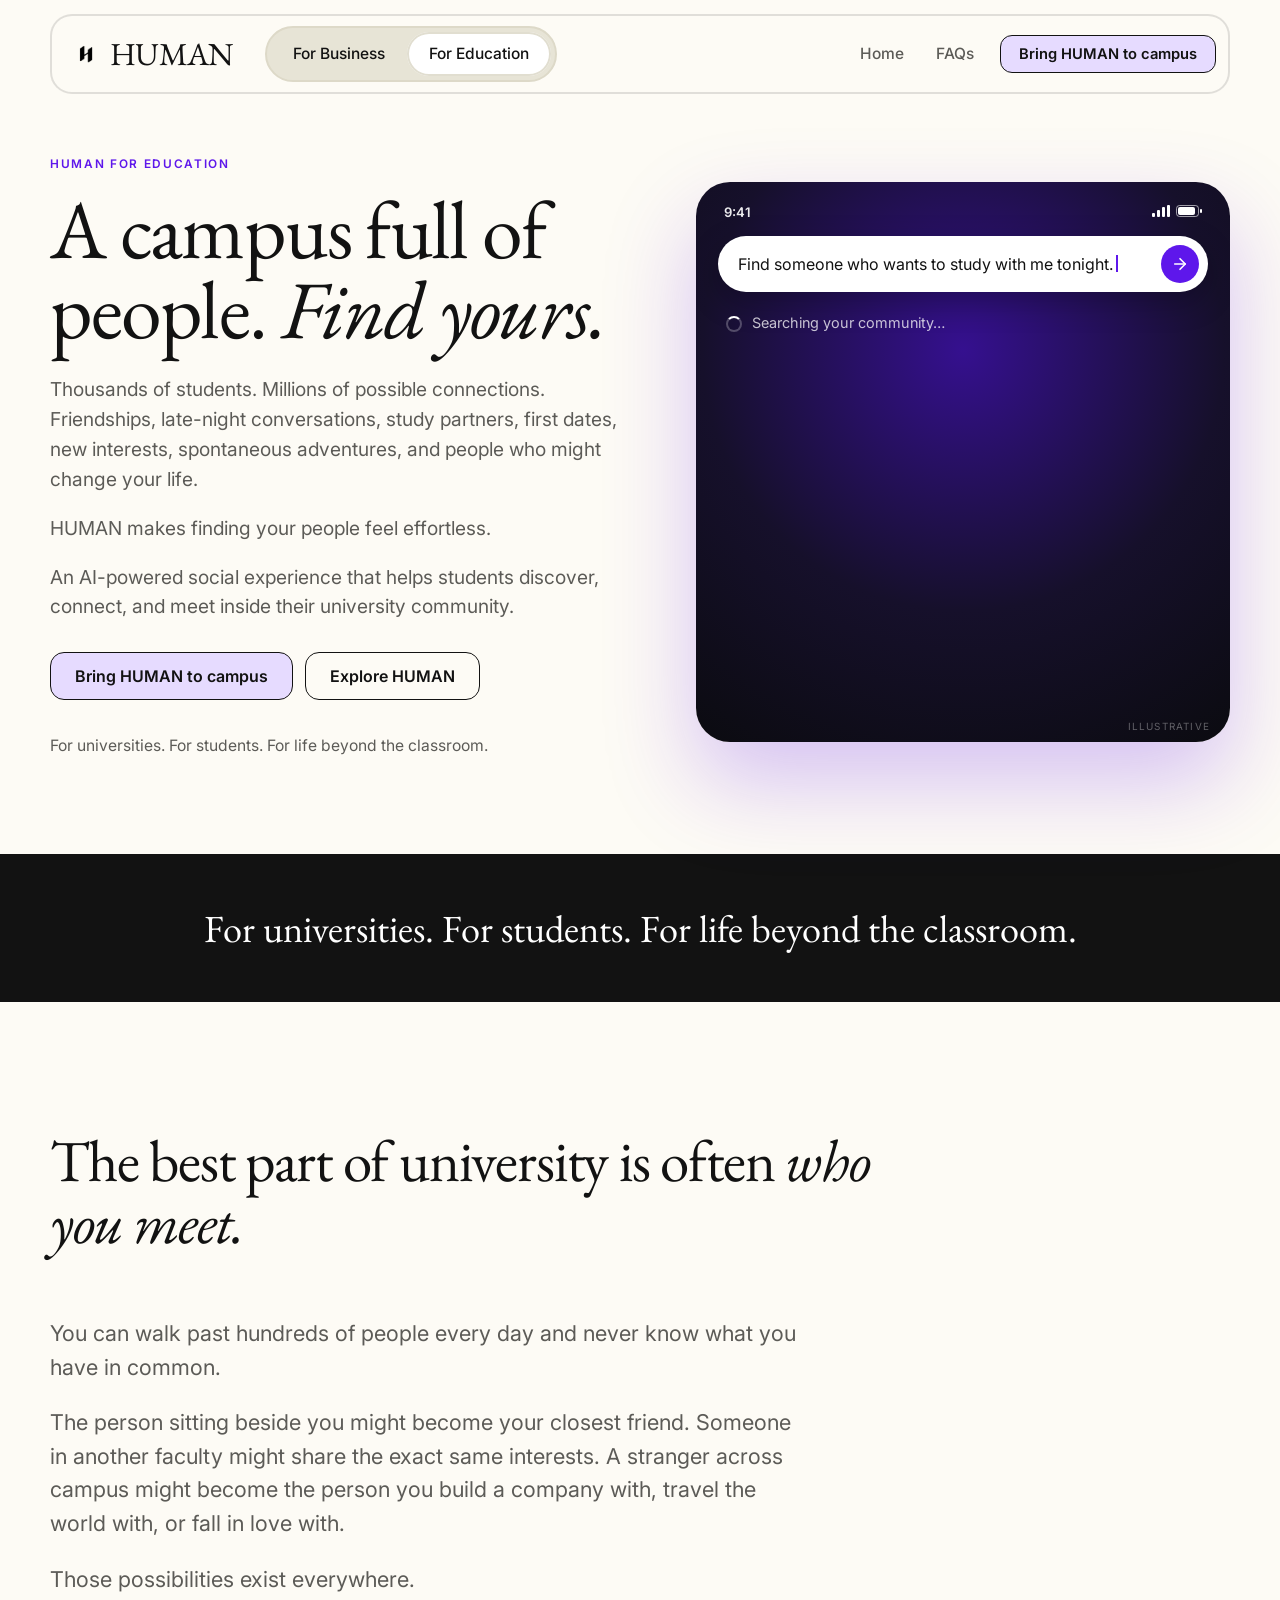
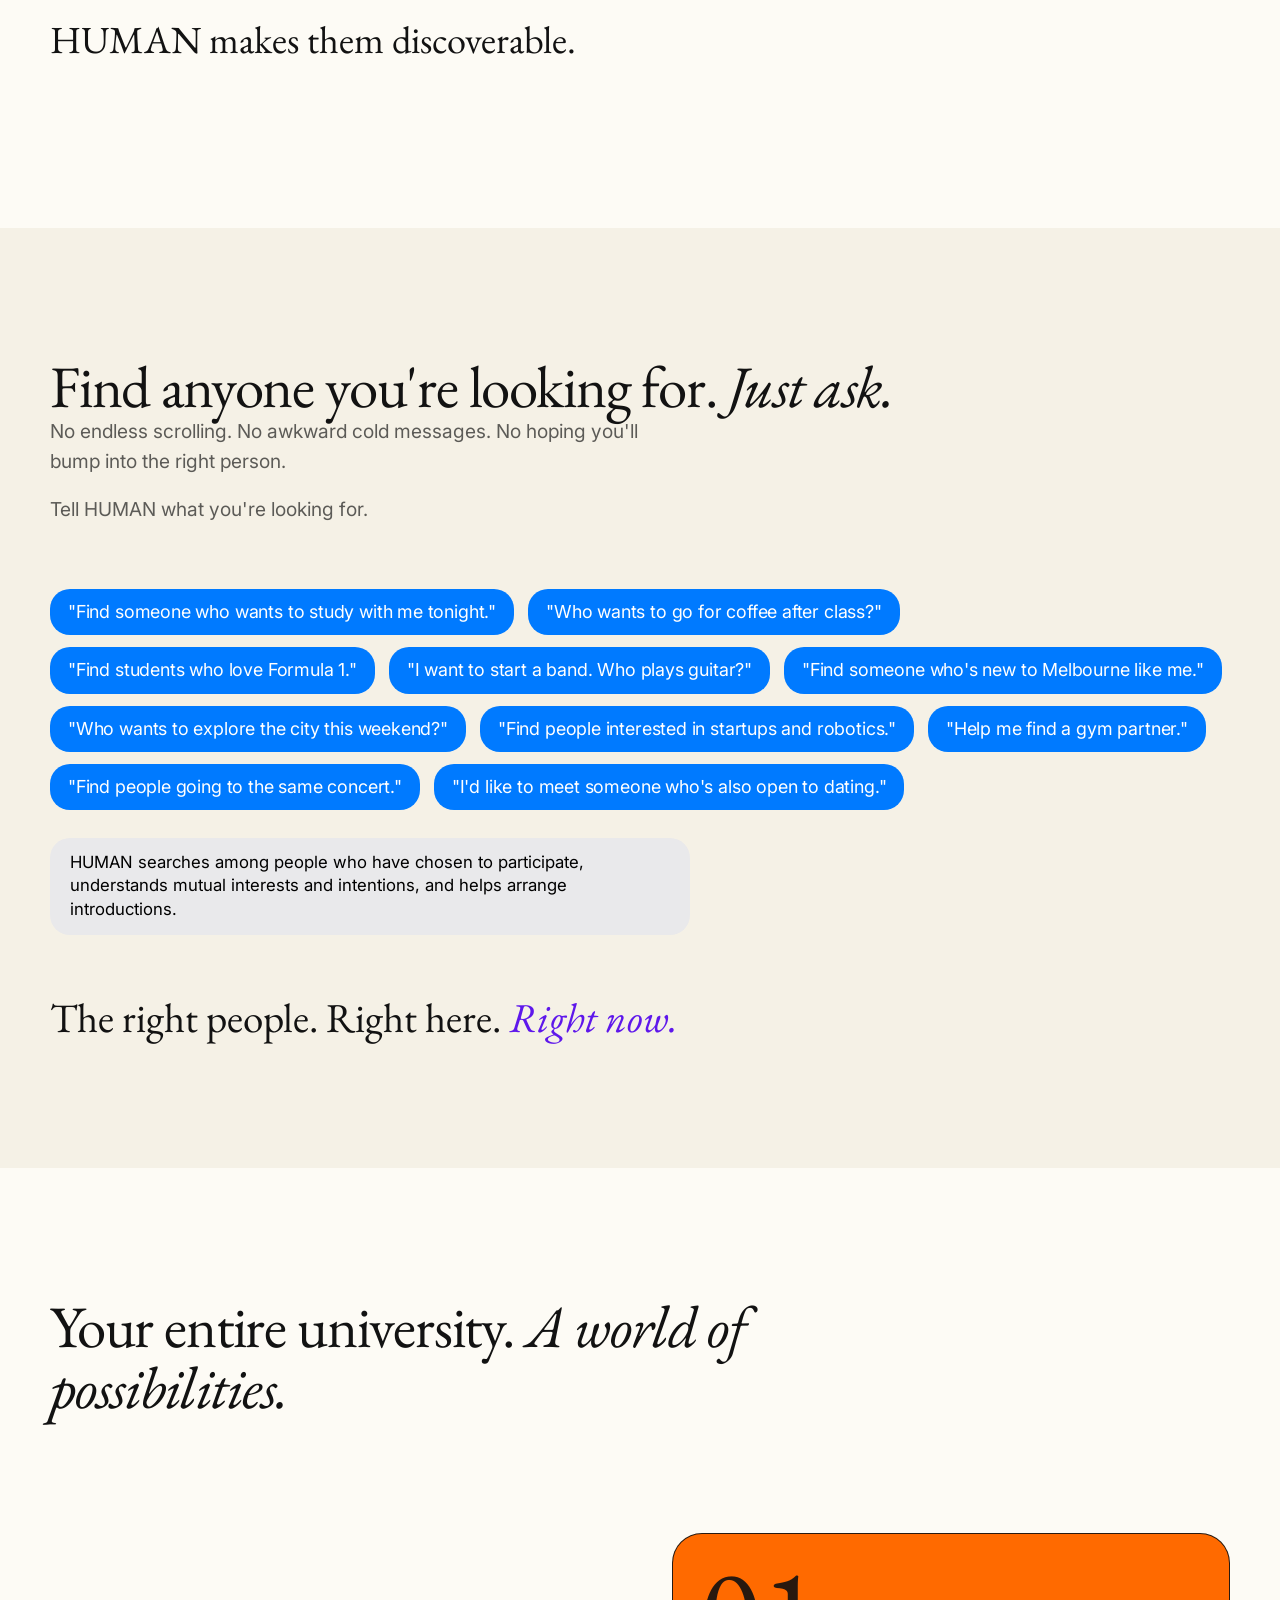
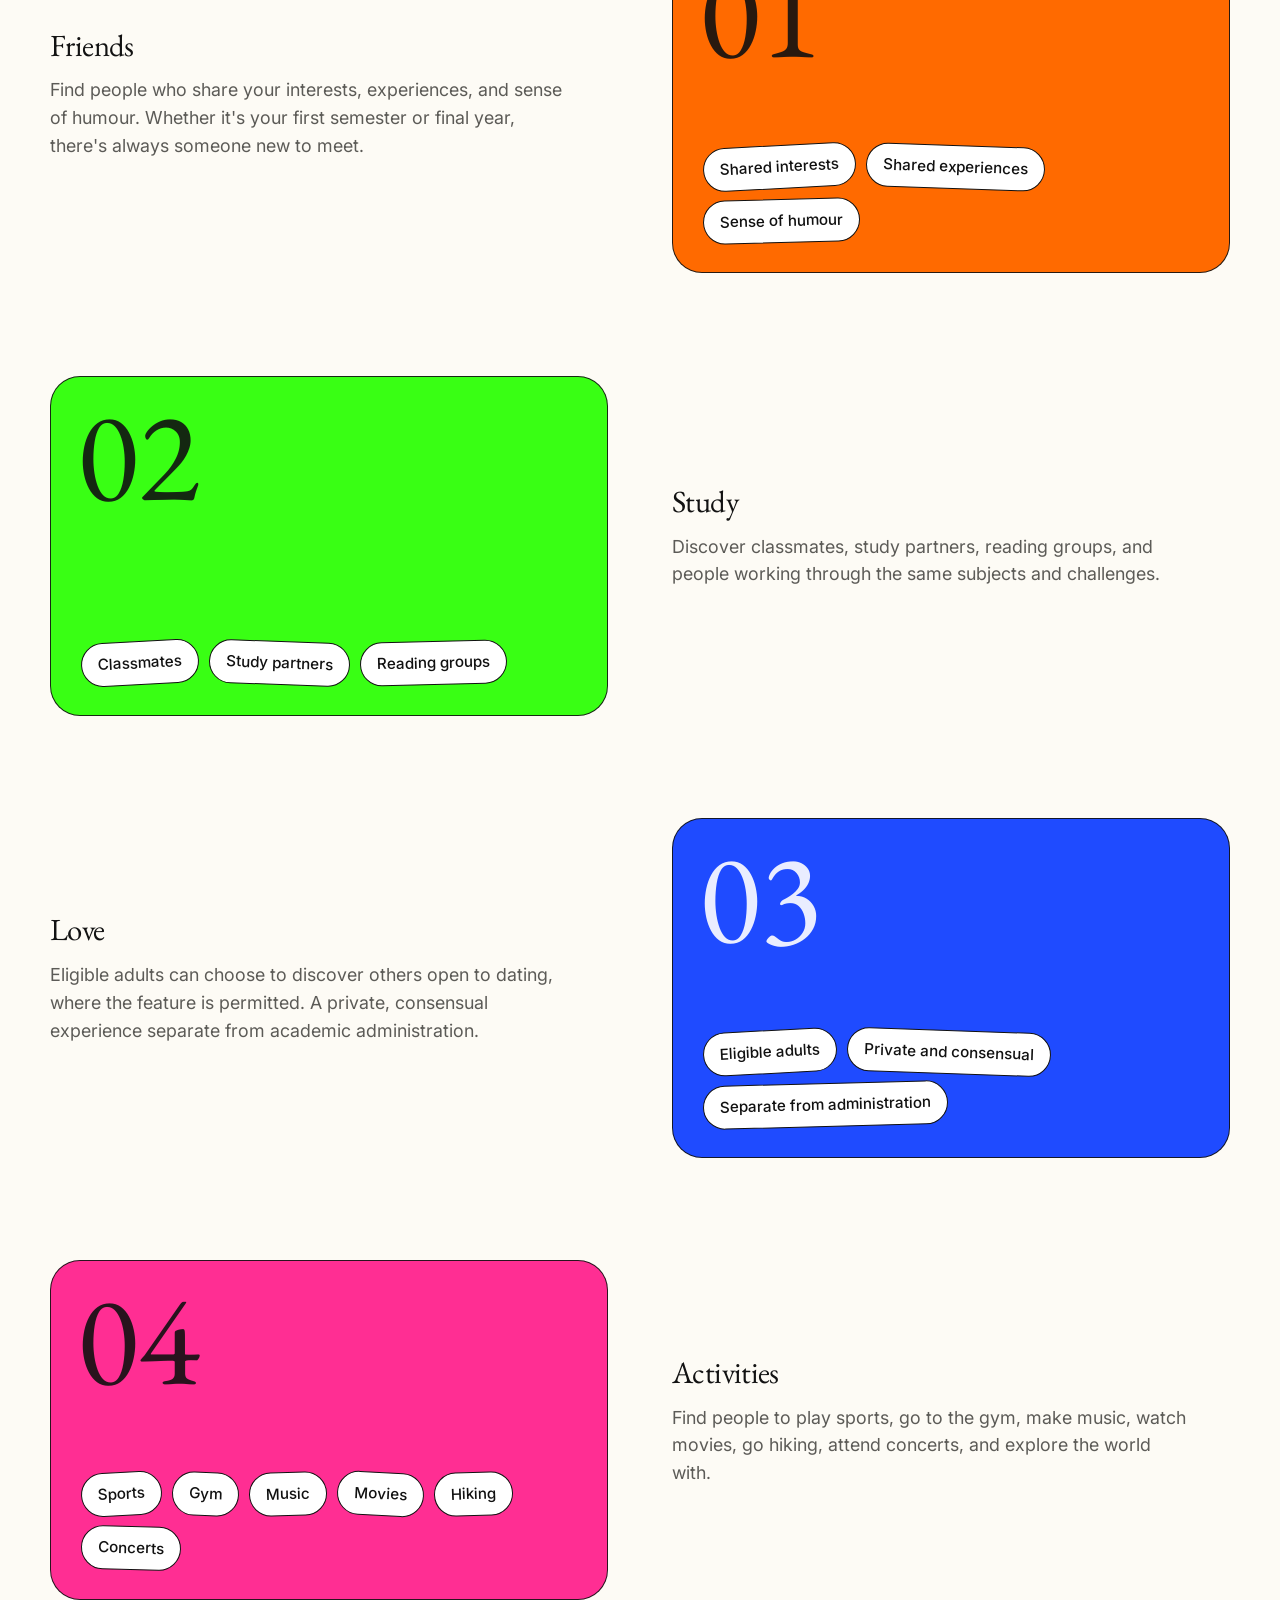
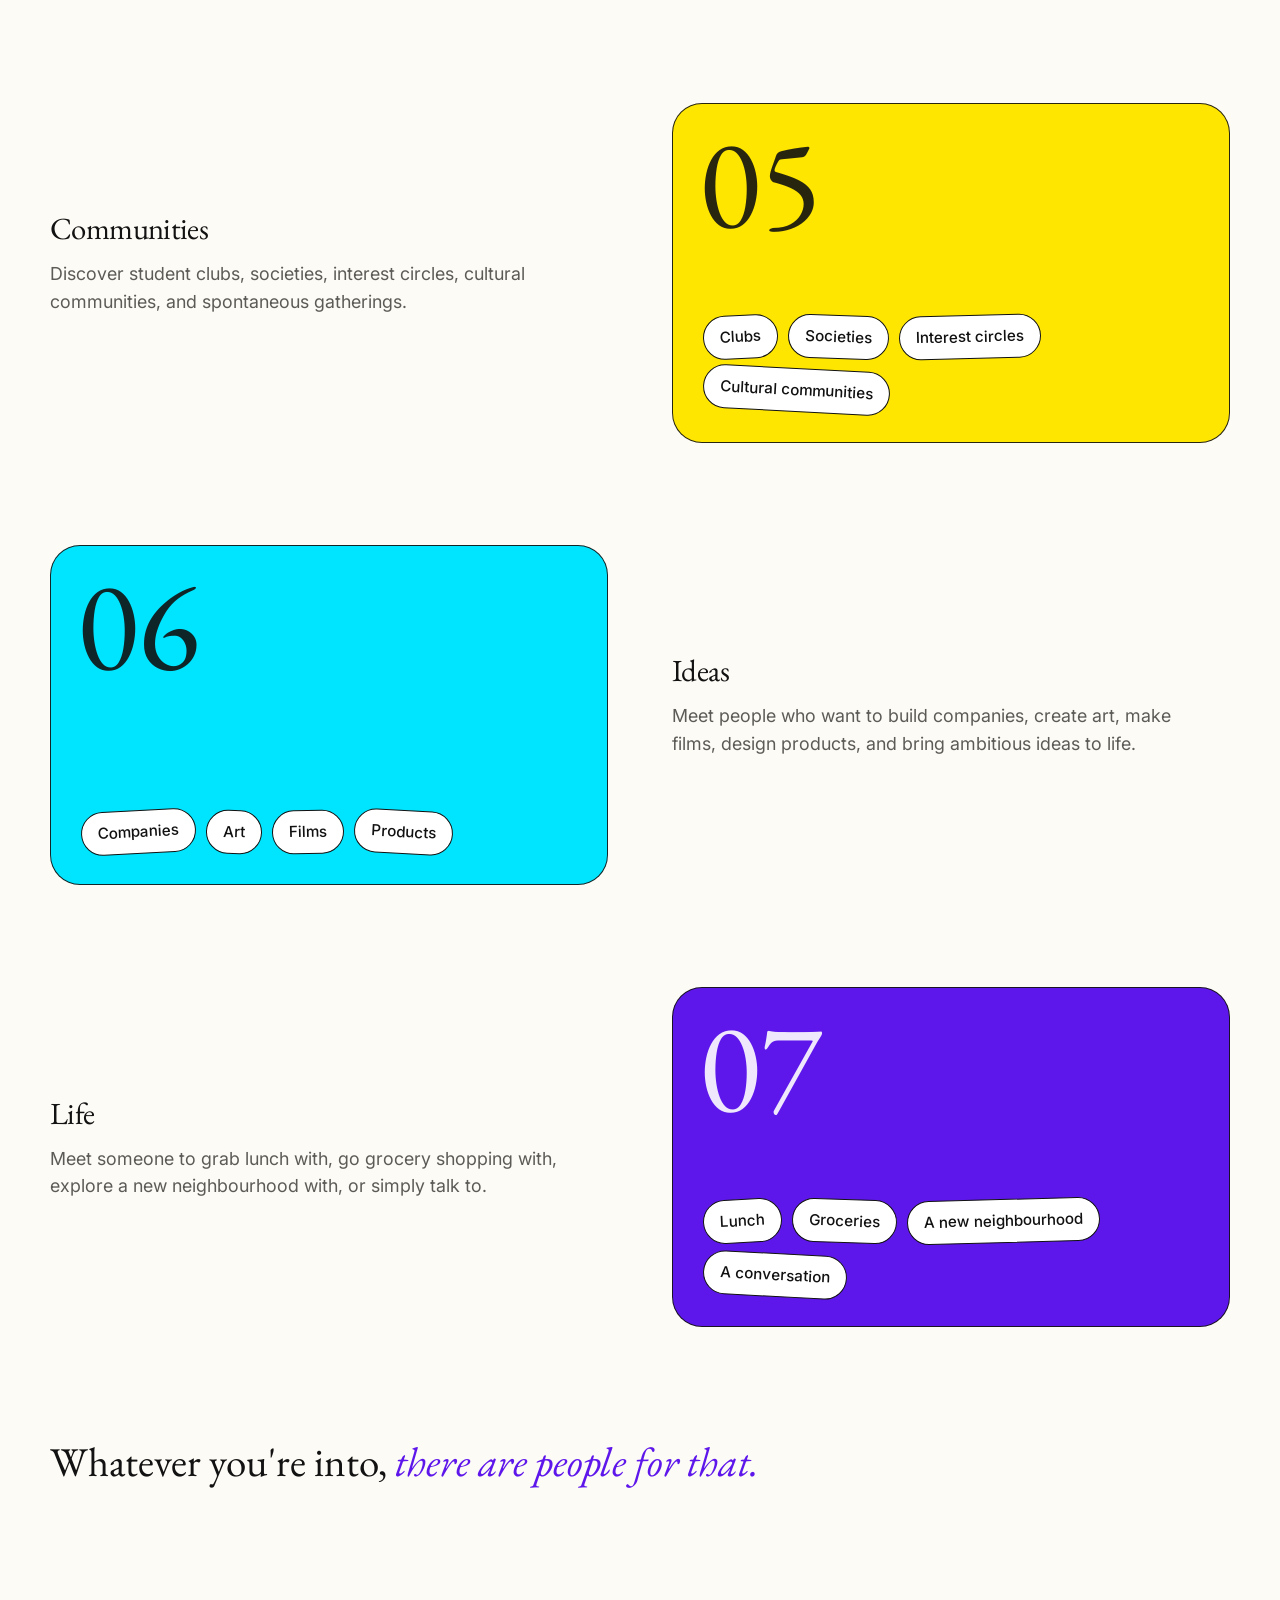
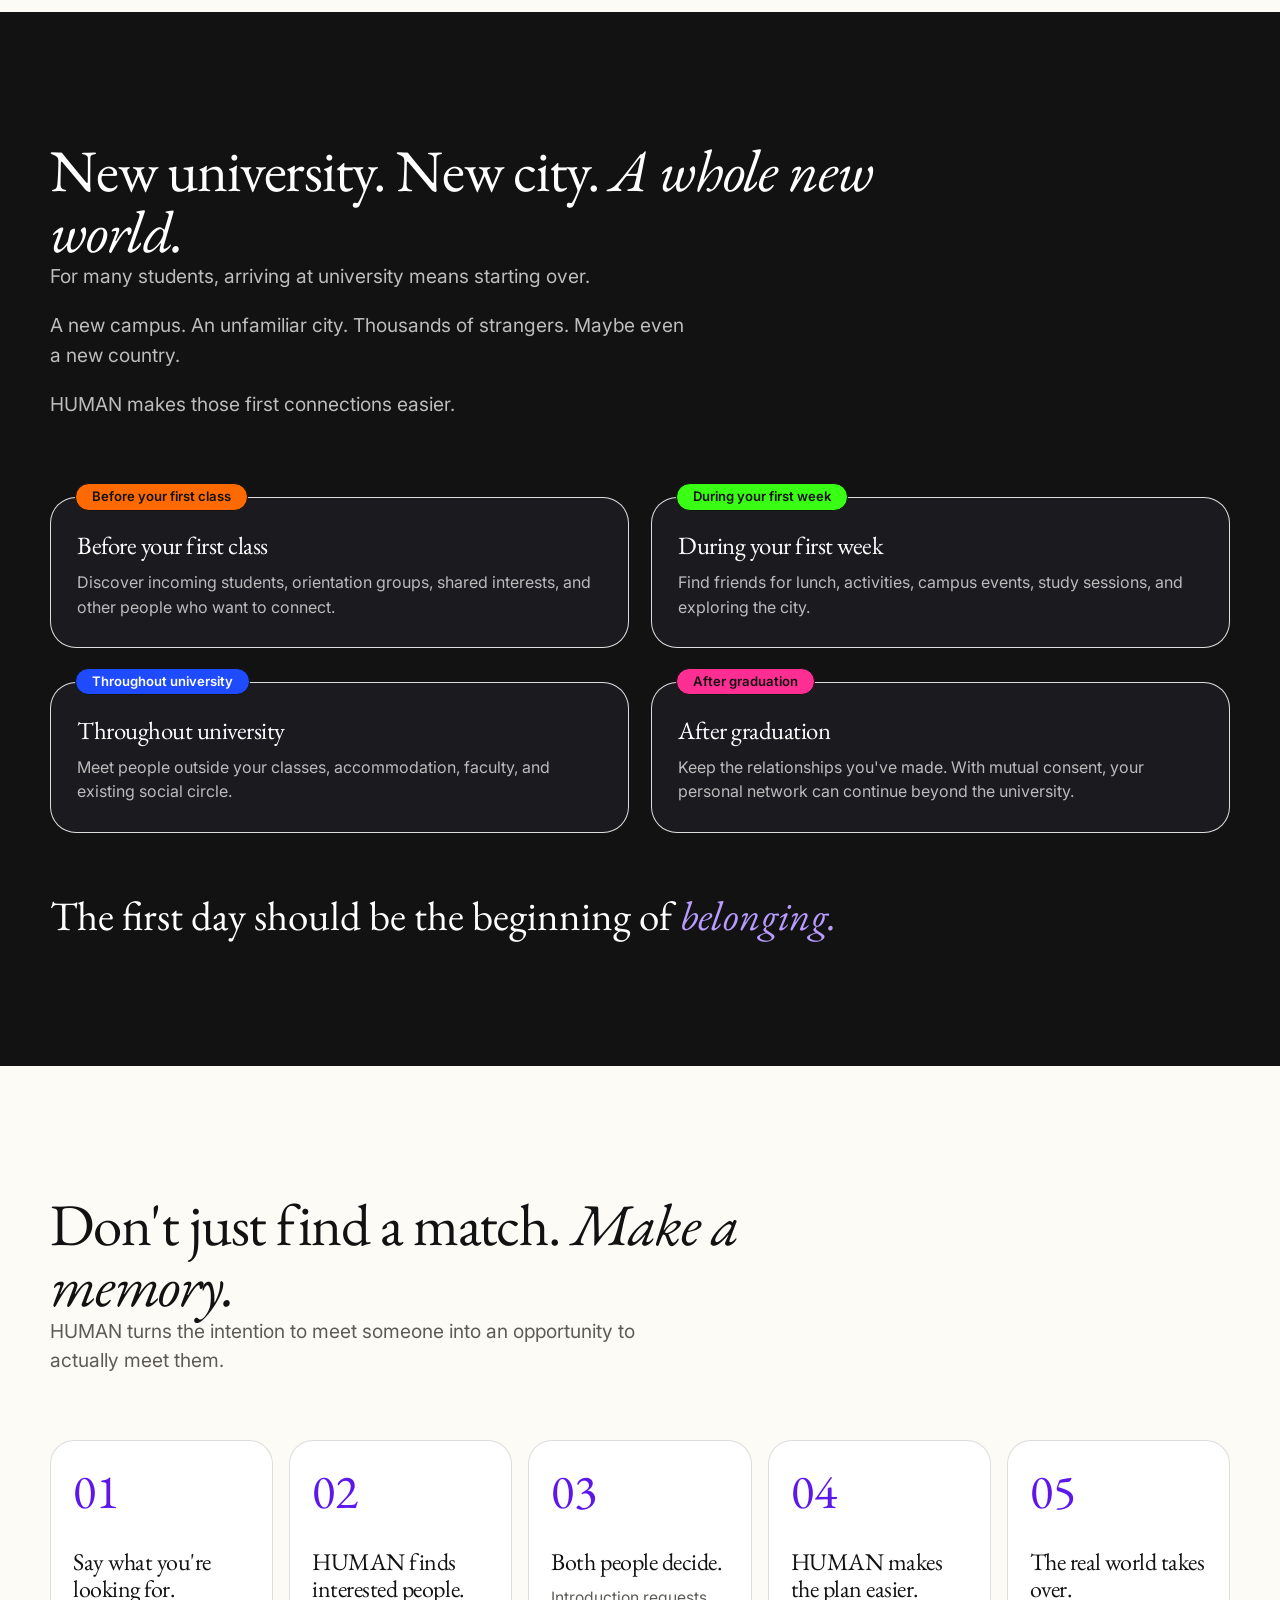
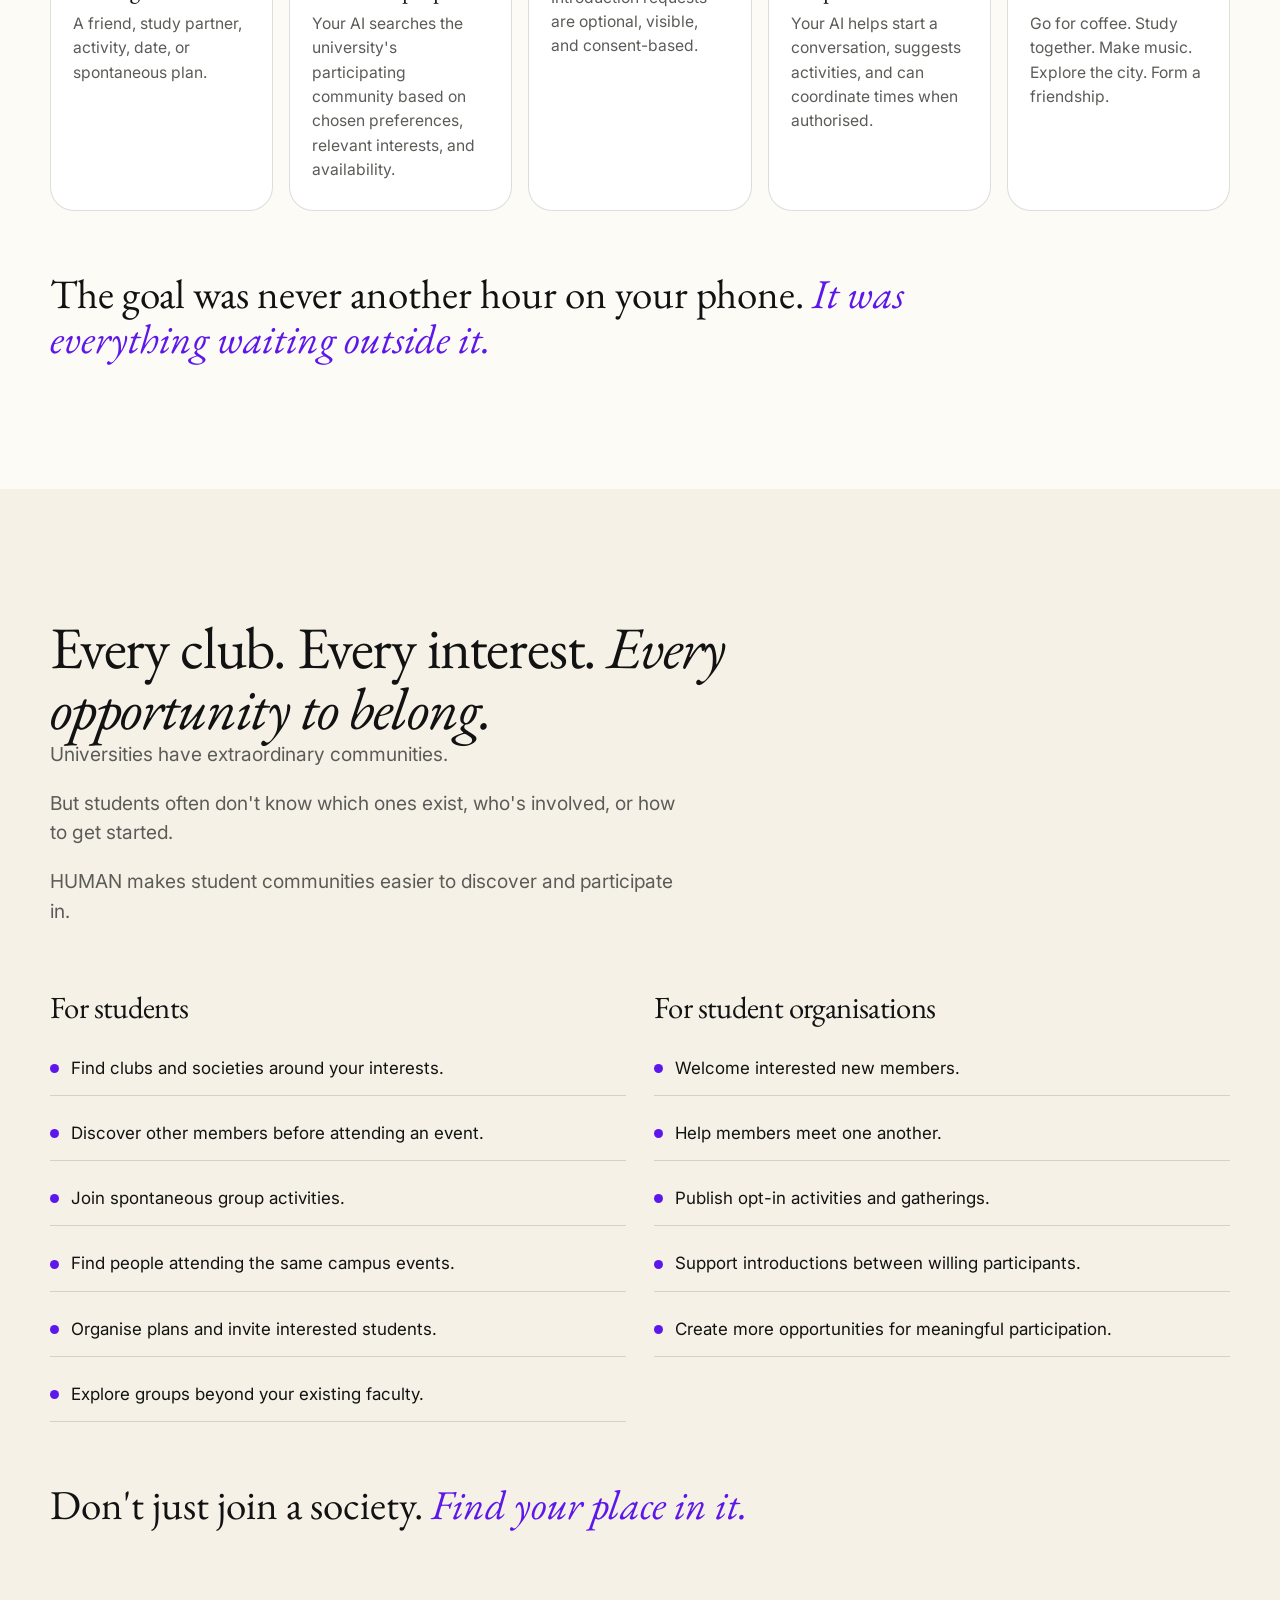
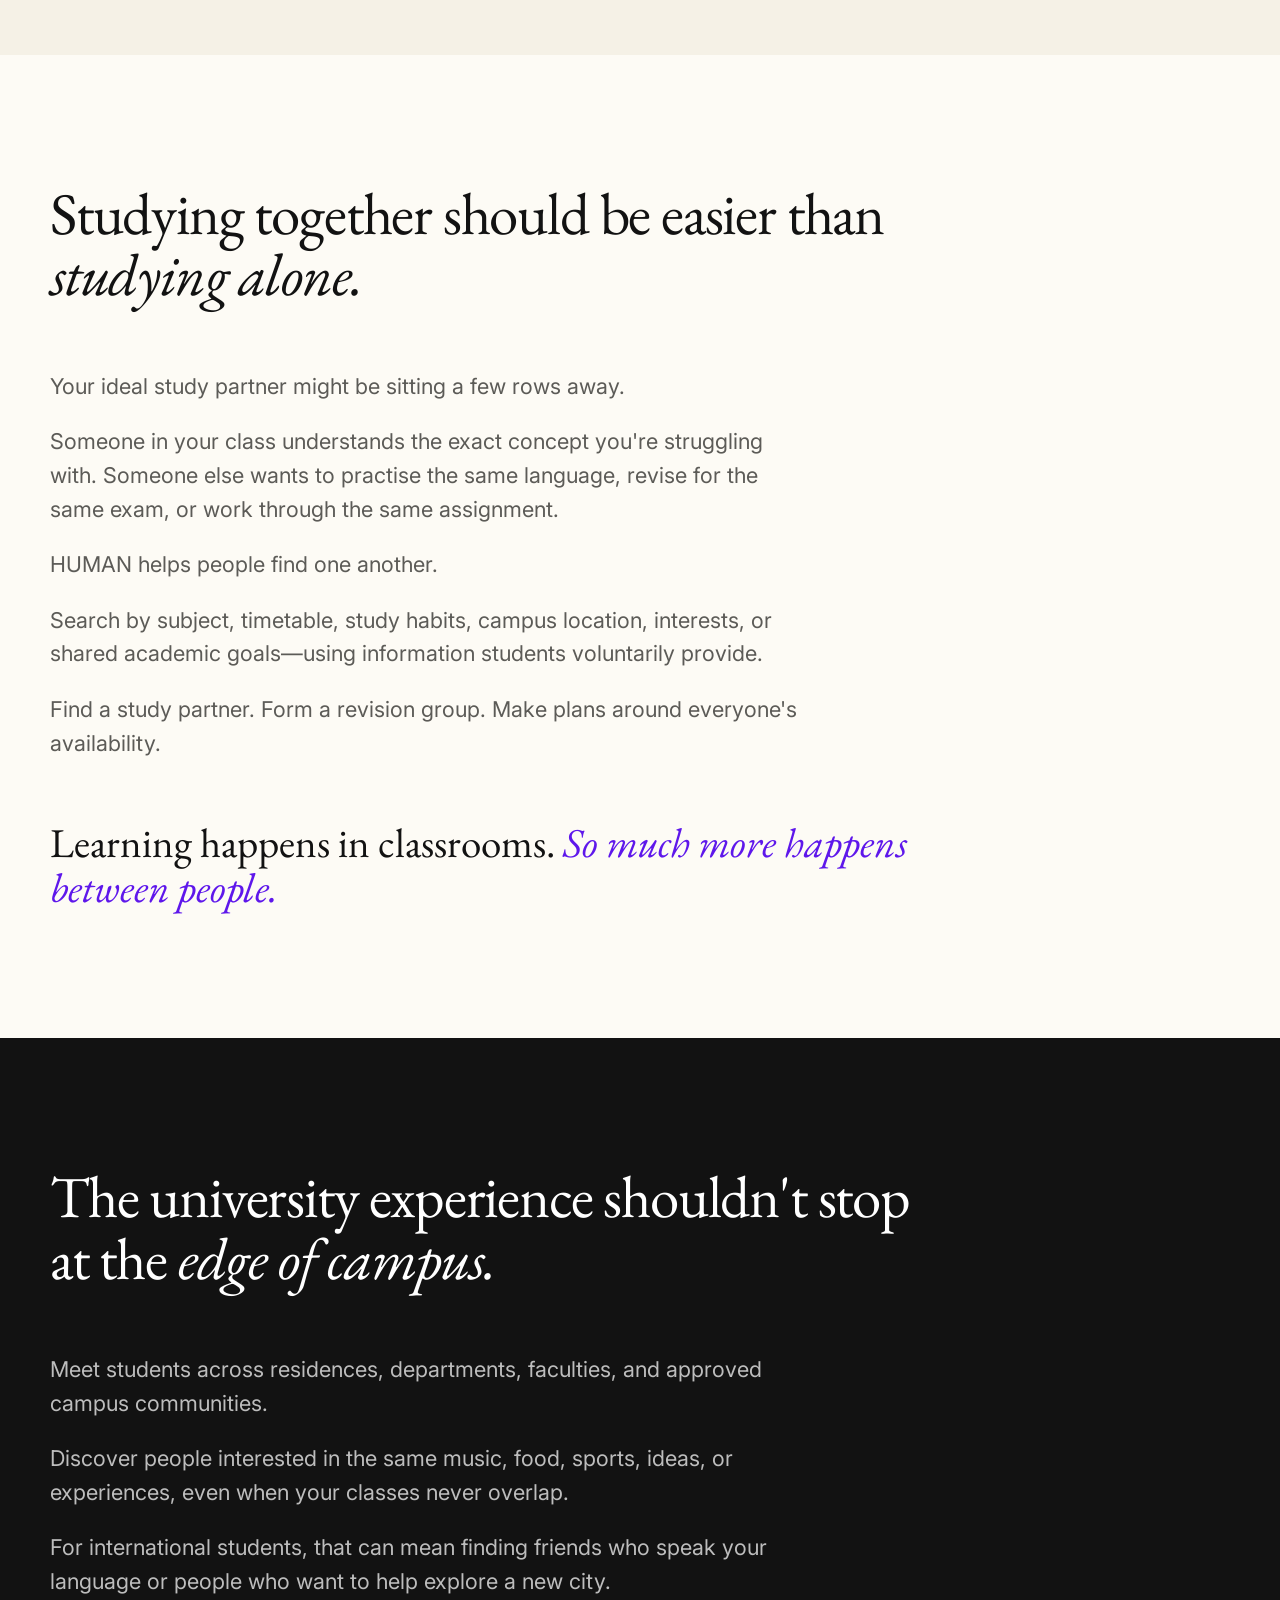
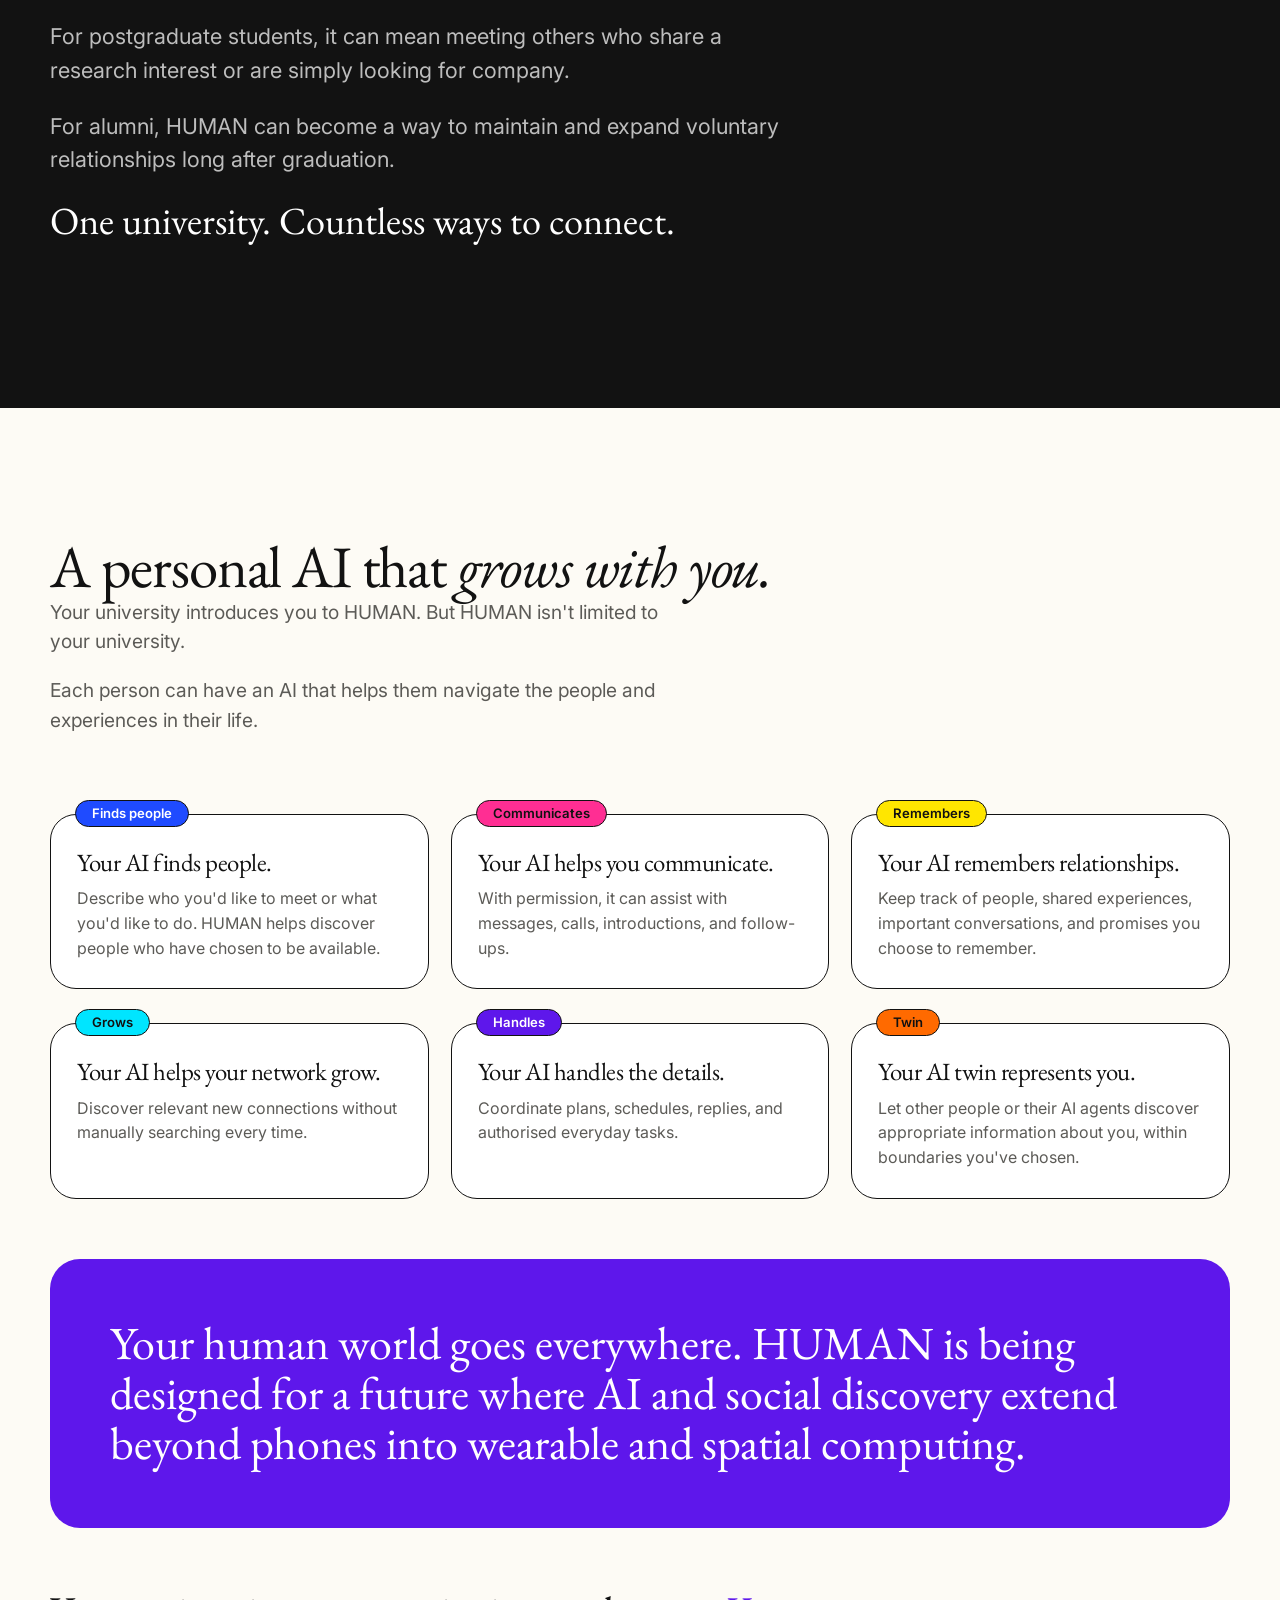
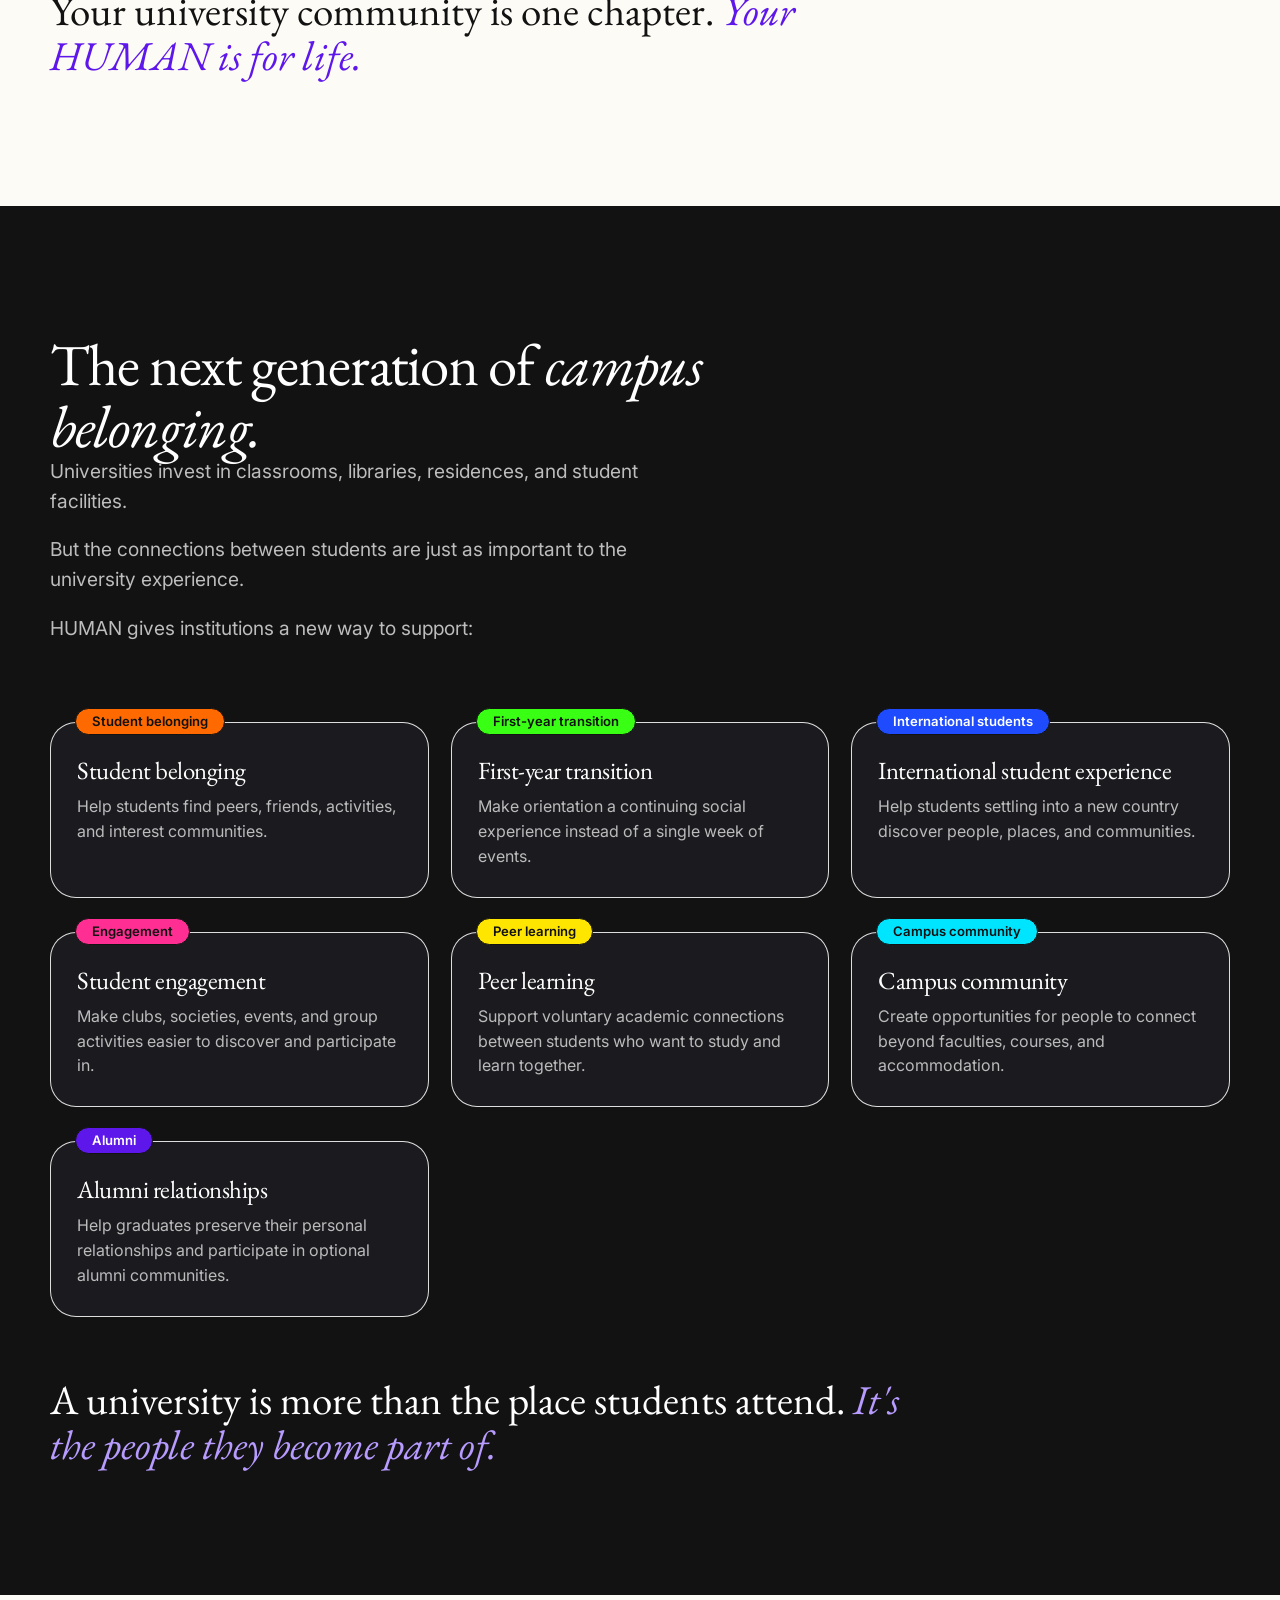
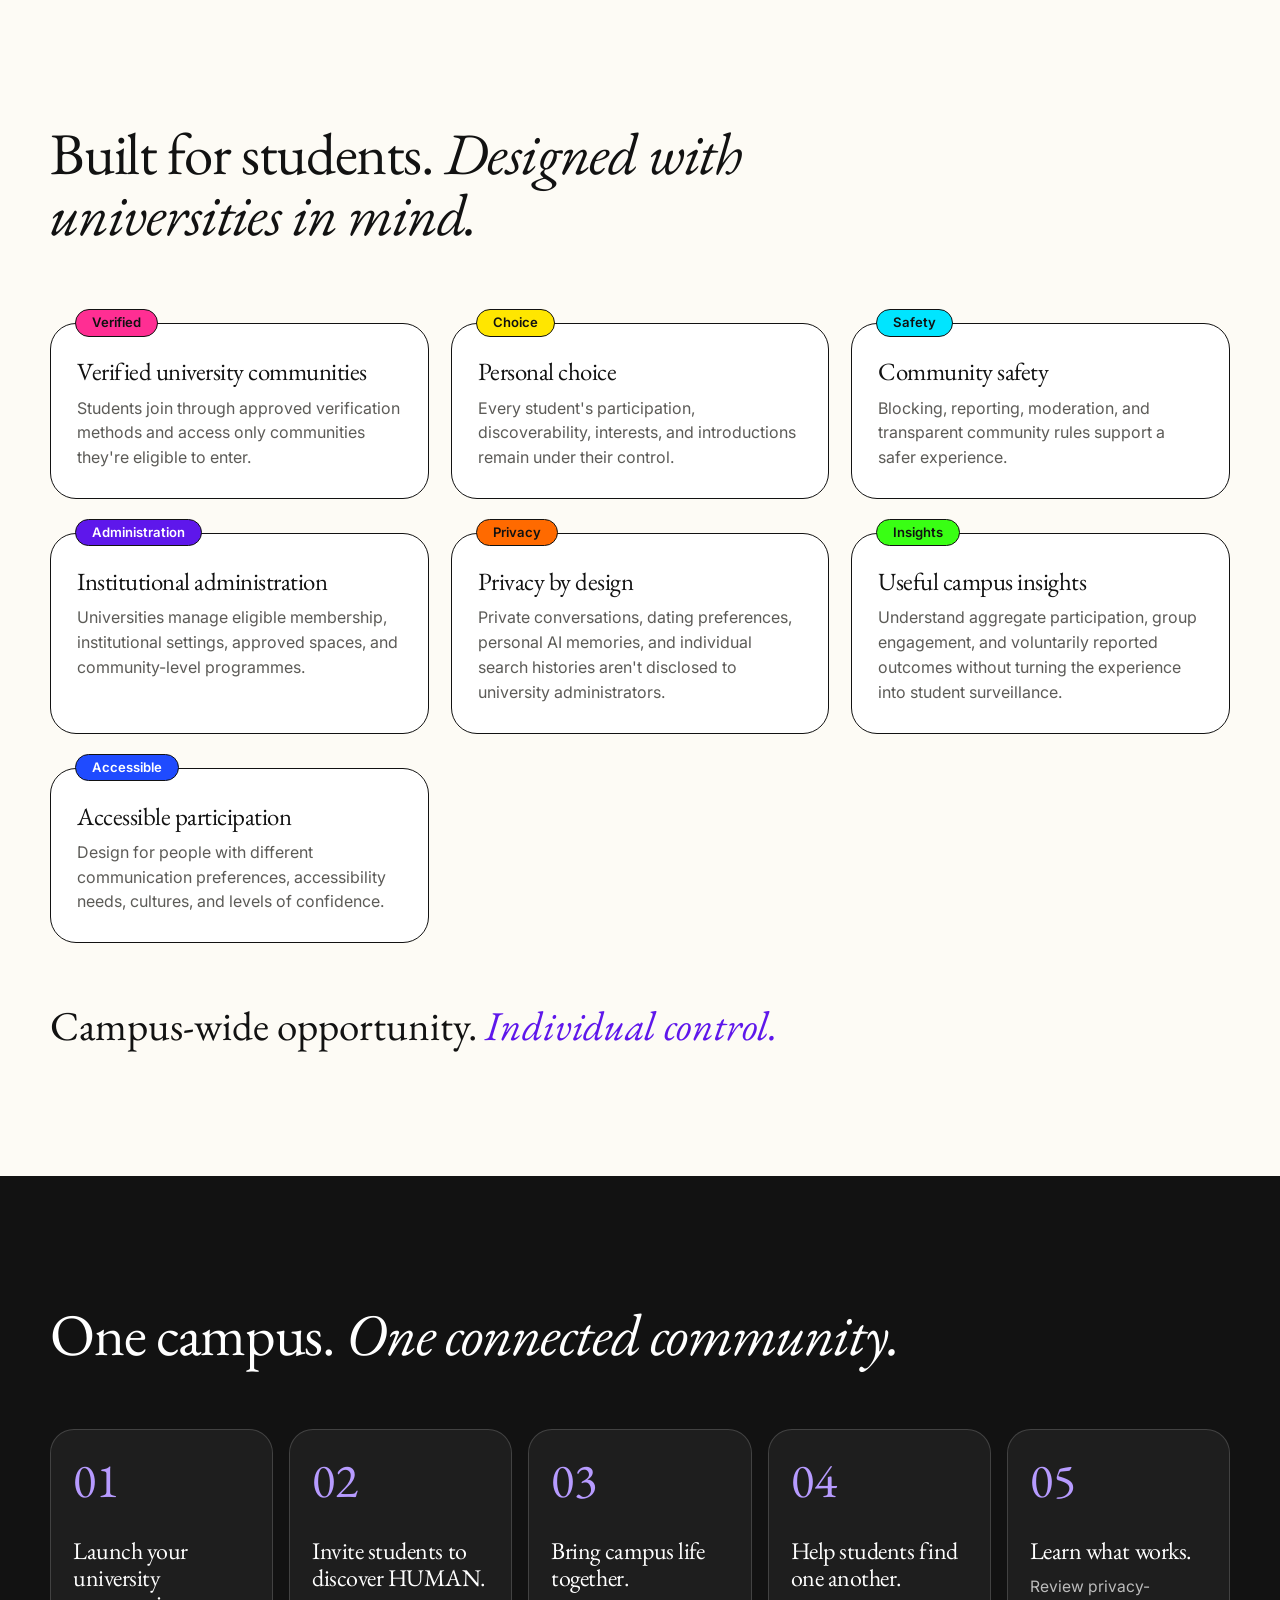
<file: education.html>
<!DOCTYPE html><html lang="en"><head><meta charset="UTF-8">
<meta name="viewport" content="width=device-width, initial-scale=1, viewport-fit=cover">
<title>HUMAN for Education | HUMAN by HUTE</title>
<meta name="description" content="HUMAN for Education: an AI-powered social experience that helps students discover, connect, and meet inside their university community.">
<link rel="icon" type="image/png" href="favicon.png?v=2">
<link href="https://fonts.googleapis.com/css2?family=EB+Garamond:ital,wght@0,400;0,500;1,400;1,500&family=Inter:wght@300;400;500;600;800&display=swap" rel="stylesheet">
<script>document.documentElement.className+=" js";</script><style>
:root{--cream:#FDFBF5;--ink:#121212;--grey:#5C5B57;--purple:#5E17EB;--lav:#E6DBFF;--line:rgba(18,18,18,.14);--serif:'EB Garamond',Georgia,serif;--sans:'Inter',system-ui,-apple-system,'Segoe UI',sans-serif}
*{box-sizing:border-box}
html{scroll-behavior:smooth;-webkit-text-size-adjust:100%;overflow-x:clip}
body{margin:0;background:var(--cream);color:var(--ink);font-family:var(--sans);line-height:1.55;-webkit-font-smoothing:antialiased;overflow-x:clip}
img,svg{-webkit-user-drag:none;user-select:none}
a{color:inherit}
.wrap{width:min(1180px,100% - 48px);margin:0 auto}
h1,h2,h3{font-family:var(--serif);font-weight:400;margin:0;letter-spacing:-.02em}
h1{font-size:clamp(2.7rem,6.4vw,5.6rem);line-height:.98}
h1 i,h2 i{font-style:italic}
h2{font-size:clamp(2.1rem,4.6vw,3.9rem);line-height:1.04}
h3{font-size:clamp(1.5rem,2.4vw,2rem);line-height:1.1}
p{margin:0 0 1em}
.lead{font-size:clamp(1.05rem,1.5vw,1.3rem);color:var(--grey);max-width:640px}
.eyebrow{display:inline-block;font:600 .74rem/1 var(--sans);letter-spacing:.14em;text-transform:uppercase;color:var(--purple);margin-bottom:18px}

/* nav: cream floating bar with segmented For Business / For Education switch */
.nav{position:fixed;top:14px;left:50%;transform:translateX(-50%);width:min(1180px,100% - 28px);z-index:100;display:flex;align-items:center;gap:14px;padding:10px 12px 10px 20px;background:rgba(253,251,245,.94);backdrop-filter:blur(16px);-webkit-backdrop-filter:blur(16px);border:2px solid rgba(18,18,18,.12);border-radius:22px}
.brand{display:flex;align-items:center;gap:10px;text-decoration:none;flex-shrink:0}
.brand img{height:28px;filter:brightness(0)}
.brand span{font-family:var(--serif);font-size:2rem;line-height:1;letter-spacing:-.02em}
.seg{display:flex;padding:4px;background:#E7E4D6;border:2px solid #DDD9C8;border-radius:999px;margin:0 auto 0 18px}
.seg a{text-decoration:none;font-weight:500;font-size:.97rem;padding:10px 22px;border-radius:999px;transition:background .2s;white-space:nowrap}
.seg a:hover{background:rgba(255,255,255,.6)}
.seg a.on{background:#fff;box-shadow:inset 0 0 0 2px #E1DED0}
.navr{display:flex;align-items:center;gap:4px;flex-shrink:0}
.nl{text-decoration:none;color:var(--grey);font-weight:500;font-size:.97rem;padding:10px 14px;border-radius:12px;transition:color .2s,background .2s}
.nl:hover{color:var(--ink);background:rgba(18,18,18,.06)}
.navr .btn{margin-left:8px}
.burger{display:none;width:46px;height:46px;margin-left:8px;border:2px solid var(--ink);border-radius:12px;background:transparent;cursor:pointer;padding:0;align-items:center;justify-content:center;flex-direction:column;gap:4px;flex-shrink:0}
.burger i{display:block;width:18px;height:2px;background:var(--ink);transition:transform .25s,opacity .25s}
.nav.open .burger i:nth-child(1){transform:translateY(6px) rotate(45deg)}
.nav.open .burger i:nth-child(2){opacity:0}
.nav.open .burger i:nth-child(3){transform:translateY(-6px) rotate(-45deg)}
.drop{display:none;position:absolute;top:calc(100% + 10px);left:0;right:0;padding:8px;background:var(--cream);border:2px solid rgba(18,18,18,.12);border-radius:20px;box-shadow:0 24px 50px rgba(0,0,0,.14);flex-direction:column}
.nav.open .drop{display:flex}
.drop a{text-decoration:none;font-weight:500;font-size:1.05rem;padding:14px 16px;border-radius:12px}
.drop a:hover,.drop a.on{background:rgba(18,18,18,.06)}

/* buttons */
.btn{display:inline-flex;align-items:center;justify-content:center;gap:8px;font:600 1rem/1 var(--sans);text-decoration:none;padding:15px 24px;border-radius:14px;background:var(--lav);color:var(--ink);border:1.5px solid var(--ink);cursor:pointer;transition:transform .2s,box-shadow .2s,background .2s;white-space:nowrap}
.btn:hover{transform:translateY(-2px);box-shadow:0 8px 0 -2px rgba(18,18,18,.9)}
.btn.dark{background:var(--ink);color:#fff}
.btn.pur{background:var(--purple);color:#fff;border-color:var(--purple)}
.btn.ghost{background:transparent}
.btn.sm{padding:11px 18px;font-size:.92rem;border-radius:12px}
.btns{display:flex;flex-wrap:wrap;gap:12px;margin-top:30px}

/* hero */
.hero{padding:150px 0 80px}
.hero .grid{display:grid;grid-template-columns:1.05fr .95fr;gap:56px;align-items:center}
.hero .tag{margin-top:34px;color:var(--grey);font-size:.98rem}
.mock{border-radius:34px;background:radial-gradient(circle at 50% 30%,#35108f 0%,#16102b 55%,#0b0b10 100%);padding:20px 22px 26px;color:#fff;min-height:560px;display:flex;flex-direction:column;gap:14px;box-shadow:0 40px 90px rgba(94,23,235,.25);position:relative;overflow:hidden;font-family:-apple-system,BlinkMacSystemFont,'SF Pro Text','Inter',sans-serif}
.mock .sb{display:flex;justify-content:space-between;align-items:center;font-size:.82rem;font-weight:600;padding:0 6px;color:rgba(255,255,255,.92)}
.mock .sb svg{height:12px;width:auto;fill:#fff;margin-left:6px}
.mock .bar{display:flex;align-items:center;gap:12px;background:#fff;color:var(--ink);border-radius:999px;padding:9px 9px 9px 20px;font-size:1rem;min-height:56px;box-shadow:0 10px 30px rgba(0,0,0,.25)}
.mock .bar .t{flex:1;white-space:nowrap;overflow:hidden;text-overflow:ellipsis}
.mock .bar .t::after{content:'';display:inline-block;width:2px;height:1.1em;background:var(--purple);margin-left:3px;vertical-align:-.15em;animation:bl .8s steps(1) infinite}
@keyframes bl{50%{opacity:0}}
.mock .go{width:38px;height:38px;border-radius:50%;background:var(--purple);display:grid;place-items:center;flex:none;transition:transform .2s}
.mock .go.press{transform:scale(.88)}
.mock .stage{position:relative;flex:1;display:flex;flex-direction:column;gap:10px;min-height:380px}
.mock .srch{display:flex;align-items:center;gap:10px;font-size:.9rem;color:rgba(255,255,255,.75);padding:6px 8px;opacity:0;transition:opacity .25s;position:absolute;top:0;left:0;right:0}
.mock .srch.on{opacity:1}
.mock .srch i{width:16px;height:16px;border-radius:50%;border:2px solid rgba(255,255,255,.25);border-top-color:#fff;animation:spin .8s linear infinite}
@keyframes spin{to{transform:rotate(360deg)}}
.mock .cnt{font-size:.78rem;color:rgba(255,255,255,.55);padding:4px 8px 0;opacity:0;transition:opacity .3s}.mock .cnt.on{opacity:1}
.mock .card{display:flex;align-items:center;gap:12px;background:rgba(255,255,255,.08);border:1px solid rgba(255,255,255,.14);border-radius:20px;padding:12px 12px 12px 12px;opacity:0;transform:translateY(14px) scale(.98);transition:opacity .45s,transform .45s}
.mock .card.on{opacity:1;transform:none}
.mock .av{width:46px;height:46px;border-radius:50%;flex:none;display:grid;place-items:center;font-weight:600;font-size:.95rem;color:#fff;position:relative;box-shadow:inset 0 0 0 2px rgba(255,255,255,.25)}
.mock .av::after{content:'';position:absolute;right:0;bottom:1px;width:11px;height:11px;border-radius:50%;background:#34D27B;border:2px solid #1b1536}
.mock .meta{flex:1;min-width:0}
.mock .nm{font-size:.98rem;font-weight:600;display:flex;align-items:center;gap:5px;line-height:1.25}
.mock .nm svg{width:14px;height:14px;flex:none}
.mock .sub{font-size:.8rem;color:rgba(255,255,255,.62);white-space:nowrap;overflow:hidden;text-overflow:ellipsis}
.mock .tg{display:flex;gap:6px;margin-top:6px;flex-wrap:wrap}
.mock .tg b{font-weight:500;font-size:.7rem;padding:3px 9px;border-radius:999px;background:rgba(124,77,255,.28);color:#D9CCFF}
.mock .tg b.g{background:rgba(52,210,123,.18);color:#8EF0BC}
.mock .ask{flex:none;font:600 .8rem/1 inherit;padding:10px 14px;border-radius:999px;background:#fff;color:#111;border:0;transition:background .3s,color .3s,transform .2s;white-space:nowrap}
.mock .ask.sent{background:rgba(52,210,123,.2);color:#8EF0BC}
.mock .ask.press{transform:scale(.92)}
.mock .mplan{display:flex;align-items:center;gap:12px;background:rgba(255,255,255,.94);color:#111;border-radius:20px;padding:12px 14px;opacity:0;transform:translateY(18px);transition:opacity .45s,transform .45s;box-shadow:0 18px 40px rgba(0,0,0,.35);margin-top:2px}
.mock .mplan.on{opacity:1;transform:none}
.mock .mplan .ic{width:36px;height:36px;border-radius:10px;background:var(--purple);display:grid;place-items:center;flex:none;font-family:var(--serif);color:#fff;font-size:1.3rem;line-height:1}
.mock .mplan b{display:block;font-size:.9rem}.mock .mplan span{font-size:.8rem;color:#555}
.mock .mplan .ok{margin-left:auto;width:24px;height:24px;border-radius:50%;background:#34D27B;display:grid;place-items:center;flex:none}
.mock .ill{position:absolute;right:20px;bottom:8px;font-size:.62rem;letter-spacing:.12em;text-transform:uppercase;color:rgba(255,255,255,.35)}

/* band */
.band{background:var(--ink);color:#fff;padding:54px 0}
.band .cols{display:grid;grid-template-columns:repeat(3,1fr);gap:28px}
.band .c{font-family:var(--serif);font-size:clamp(1.7rem,3.2vw,2.8rem);line-height:1.05;border-top:1px solid rgba(255,255,255,.25);padding-top:18px}
.band .c i{display:block;font-family:var(--sans);font-style:normal;font-size:.78rem;letter-spacing:.14em;text-transform:uppercase;color:rgba(255,255,255,.5);margin-bottom:10px}
.band.one{text-align:center}.band.one .c{border:0;padding:0;font-size:clamp(1.5rem,3vw,2.4rem)}

/* sections */
.sec{padding:clamp(70px,10vw,130px) 0}
.sec.dark{background:var(--ink);color:#fff}
.sec.dark .lead,.sec.dark p{color:rgba(255,255,255,.72)}
.sec.dark .eyebrow{color:#B79BFF}
.sec.tint{background:#F5F1E6}
.head{max-width:860px;margin-bottom:clamp(36px,5vw,64px)}
.head.c{margin-inline:auto;text-align:center}.head.c .lead{margin-inline:auto}
.story{max-width:760px}
.story p{font-size:clamp(1.1rem,1.7vw,1.4rem);color:var(--grey)}
.story p.big{font-family:var(--serif);font-size:clamp(1.7rem,3vw,2.5rem);line-height:1.12;color:var(--ink)}
.sec.dark .story p{color:rgba(255,255,255,.72)}.sec.dark .story p.big{color:#fff}
.outro{margin-top:clamp(34px,5vw,60px);font-family:var(--serif);font-size:clamp(1.6rem,3.2vw,2.7rem);line-height:1.1;max-width:900px}
.outro i{color:var(--purple)}.sec.dark .outro i{color:#B79BFF}
.after{margin-top:26px;color:var(--grey);max-width:720px;font-size:1.1rem}.sec.dark .after{color:rgba(255,255,255,.72)}

/* prompt bubbles */
.bubbles{display:flex;flex-wrap:wrap;gap:12px 14px}
.bub{background:#007AFF;color:#fff;padding:11px 18px;border-radius:20px;font-size:clamp(.98rem,1.4vw,1.15rem);line-height:1.35;letter-spacing:-.01em;max-width:100%;transition:transform .25s}
.bub:hover{transform:translateY(-3px) rotate(-.6deg)}
.reply{margin-top:28px;display:inline-block;background:#E9E9EB;color:#000;padding:13px 20px;border-radius:20px;max-width:640px;font-size:1.05rem;line-height:1.4}

/* feature blocks */
.blk{display:grid;grid-template-columns:1fr 1fr;gap:clamp(28px,5vw,80px);align-items:center;padding:clamp(28px,4vw,52px) 0}
.blk:nth-child(even) .vis{order:2}
.blk .vis{border-radius:30px;min-height:340px;padding:30px;display:flex;flex-wrap:wrap;align-content:flex-end;gap:10px;position:relative;overflow:hidden;border:1.5px solid rgba(18,18,18,.9)}
.blk .vis .n{position:absolute;left:26px;top:14px;font-family:var(--serif);font-size:clamp(5rem,10vw,8rem);line-height:1;opacity:.9}
.chip{background:#fff;color:#111;border-radius:999px;padding:9px 16px;font-size:.95rem;font-weight:500;border:1.5px solid #111;transform:rotate(var(--r,0deg))}
.blk h3{margin-bottom:14px}.blk p{color:var(--grey);font-size:1.12rem;max-width:520px}
.sec.dark .blk p{color:rgba(255,255,255,.72)}

/* steps */
.steps{display:grid;grid-template-columns:repeat(var(--n,5),1fr);gap:16px;counter-reset:s}
.step{border:1.5px solid var(--line);border-radius:24px;padding:26px 22px 28px;background:#fff;position:relative;transition:transform .25s}
.step:hover{transform:translateY(-4px)}
.step .no{font-family:var(--serif);font-size:3rem;line-height:1;color:var(--purple);margin-bottom:34px;display:block}
.step h3{font-size:1.5rem;margin-bottom:10px}.step p{color:var(--grey);font-size:.98rem;margin:0}
.sec.dark .step{background:rgba(255,255,255,.05);border-color:rgba(255,255,255,.16)}.sec.dark .step .no{color:#B79BFF}.sec.dark .step p{color:rgba(255,255,255,.7)}

/* lists */
.lists{display:grid;grid-template-columns:repeat(var(--n,1),1fr);gap:28px}
.lbox h3{margin-bottom:16px}
.ul{list-style:none;margin:0;padding:0;display:grid;gap:10px}
.ul li{display:flex;gap:12px;align-items:flex-start;font-size:1.06rem;padding:14px 0;border-bottom:1px solid var(--line)}
.sec.dark .ul li{border-color:rgba(255,255,255,.16)}
.ul li::before{content:'';flex:none;width:9px;height:9px;border-radius:50%;background:var(--purple);margin-top:.55em}
.sec.dark .ul li::before{background:#B79BFF}
.two{display:grid;grid-template-columns:1fr 1fr;gap:clamp(30px,6vw,90px);align-items:start}

/* cards */
.cards{display:grid;grid-template-columns:repeat(3,1fr);gap:34px 22px;padding-top:14px}
.card{position:relative;border:1.5px solid var(--ink);border-radius:26px;padding:34px 26px 28px;background:#fff;transition:transform .25s,box-shadow .25s}
.card:hover{transform:translateY(-4px);box-shadow:0 14px 0 -6px var(--ink)}
.card .pill{position:absolute;top:-15px;left:24px;padding:6px 16px;border-radius:999px;border:1.5px solid var(--ink);font:600 .82rem/1 var(--sans)}
.card h3{font-size:1.55rem;margin-bottom:10px}.card p{margin:0;color:var(--grey);font-size:1rem}
.sec.dark .card{background:#1b1b1f;border-color:rgba(255,255,255,.85)}.sec.dark .card p{color:rgba(255,255,255,.7)}
.cards.c4{grid-template-columns:repeat(2,1fr)}

/* statement */
.state{margin-top:clamp(34px,5vw,60px);border-radius:30px;background:var(--purple);color:#fff;padding:clamp(30px,5vw,60px);font-family:var(--serif);font-size:clamp(1.7rem,3.6vw,3rem);line-height:1.08}

/* pricing */
.price{display:grid;grid-template-columns:repeat(3,1fr);gap:34px 22px;padding-top:16px;align-items:stretch}
.plan{position:relative;border:1.5px solid var(--ink);border-radius:30px;padding:46px 28px 30px;background:#fff;display:flex;flex-direction:column;text-align:center}
.plan .pill{position:absolute;top:-16px;left:50%;transform:translateX(-50%);padding:7px 20px;border-radius:999px;border:1.5px solid var(--ink);font:600 .9rem/1 var(--sans);white-space:nowrap}
.plan .amt{font-family:var(--serif);font-size:2.6rem;line-height:1;margin:6px 0 18px}
.plan p{color:var(--grey);flex:1}
.fine{margin-top:26px;color:var(--grey);font-size:.98rem}
.fine p{margin:0 0 6px}

/* faq */
.faq{max-width:860px}
.q{border-bottom:1.5px solid var(--line)}
.q button{all:unset;box-sizing:border-box;width:100%;display:flex;justify-content:space-between;align-items:center;gap:20px;padding:24px 0;cursor:pointer;font-family:var(--serif);font-size:clamp(1.3rem,2.2vw,1.8rem);line-height:1.15}
.q button:focus-visible{outline:2px solid var(--purple);outline-offset:4px;border-radius:6px}
.q .pm{flex:none;width:34px;height:34px;border-radius:50%;border:1.5px solid var(--ink);position:relative;transition:transform .3s,background .3s}
.q .pm::before,.q .pm::after{content:'';position:absolute;left:50%;top:50%;width:12px;height:1.5px;background:var(--ink);transform:translate(-50%,-50%)}
.q .pm::after{transform:translate(-50%,-50%) rotate(90deg);transition:transform .3s}
.q.open .pm{background:var(--lav);transform:rotate(180deg)}.q.open .pm::after{transform:translate(-50%,-50%) rotate(0)}
.q .a{display:grid;grid-template-rows:0fr;transition:grid-template-rows .35s ease}
.q.open .a{grid-template-rows:1fr}
.q .a>div{overflow:hidden}
.q .a p{margin:0 0 26px;color:var(--grey);font-size:1.1rem;max-width:720px}

/* close */
.close{background:var(--ink);color:#fff;padding:clamp(80px,11vw,140px) 0}
.close .grid{display:grid;grid-template-columns:1.1fr .9fr;gap:clamp(30px,6vw,90px);align-items:center}
.close h2{margin-bottom:22px}.close p{color:rgba(255,255,255,.75);font-size:1.2rem}
.form{background:#fff;color:var(--ink);border-radius:30px;padding:30px}
.form h3{font-size:1.7rem;margin-bottom:6px}.form .s{color:var(--grey);font-size:.95rem;margin-bottom:20px}
.f{display:block;margin-bottom:14px}.f span{display:block;font-size:.8rem;font-weight:600;margin-bottom:6px}
.f input,.f select{width:100%;padding:14px 16px;border:1.5px solid var(--line);border-radius:14px;font:400 16px var(--sans);background:var(--cream);color:var(--ink)}
.f input:focus,.f select:focus{outline:none;border-color:var(--purple)}
.form .btn{width:100%;margin-top:6px}
.thanks{display:none;text-align:center;padding:30px 6px}.thanks h3{margin-bottom:8px}
.form.sent form{display:none}.form.sent .thanks{display:block}

/* footer */
.ft{background:var(--ink);color:#fff;text-align:center;padding:30px 20px 60px;border-top:1px solid rgba(255,255,255,.12)}
.ft .brandbig{display:flex;align-items:center;justify-content:center;gap:clamp(8px,2vw,28px);margin-bottom:30px}
.ft .brandbig img{height:clamp(4rem,12vw,12rem);filter:invert(1)}
.ft .brandbig b{font-family:var(--serif);font-weight:500;font-size:clamp(4rem,12vw,12rem);line-height:1;letter-spacing:-.02em;white-space:nowrap}
.ft p{color:rgba(255,255,255,.6);max-width:620px;margin:0 auto 10px}
.ft .soc{display:flex;gap:24px;justify-content:center;margin:34px 0 18px}
.ft .soc a{color:rgba(255,255,255,.55);transition:color .2s,transform .2s;display:flex}.ft .soc a:hover{color:#fff;transform:translateY(-2px)}
.ft .soc svg{width:22px;height:22px;fill:currentColor}
.ft .leg{display:flex;flex-wrap:wrap;gap:10px 22px;justify-content:center;font-size:.92rem}.ft .leg a{color:rgba(255,255,255,.55);text-decoration:none}.ft .leg a:hover{color:#fff}
.ft .cp{margin-top:16px;color:rgba(255,255,255,.35);font-size:.85rem}

/* reveal */
.js .rv{opacity:0;transform:translateY(24px);transition:opacity .7s ease,transform .7s ease}
.js .rv.in{opacity:1;transform:none}

/* HUMAN word hover */
.human-word{position:relative;display:inline-block;white-space:nowrap}
.human-word::before,.human-word::after{content:attr(data-t);position:absolute;left:0;top:0;width:100%;height:100%;font:inherit;letter-spacing:inherit;line-height:inherit;font-style:inherit;-webkit-background-clip:text;background-clip:text;-webkit-text-fill-color:transparent;color:transparent;pointer-events:none;opacity:0;transition:opacity .2s}
.human-word::before{background-color:var(--hm-prev,transparent)}
.human-word::after{background-color:var(--hm-cur,#ff9f1c);clip-path:circle(0% at 50% 100%)}
.human-word.hm-on::before,.human-word.hm-on::after{opacity:1}
.human-word.hm-on::after{animation:hmFill .7s cubic-bezier(.35,.55,.3,1) infinite}
@keyframes hmFill{0%{clip-path:circle(0% at 50% 100%)}100%{clip-path:circle(115% at 50% 100%)}}

/* responsive */
@media(max-width:980px){
  .hero .grid,.close .grid,.two{grid-template-columns:1fr}
  .hero{padding-top:130px}
  .blk{grid-template-columns:1fr}.blk:nth-child(even) .vis{order:0}
  .steps{grid-template-columns:repeat(2,1fr)}.steps .step:last-child:nth-child(odd){grid-column:1/-1}
  .cards,.price{grid-template-columns:1fr 1fr}
  .band .cols{grid-template-columns:1fr}
}
@media(max-width:1000px){
  .seg,.nl{display:none}
  .burger{display:flex}
}
@media(max-width:520px){
  .nav{padding:8px 8px 8px 14px;border-radius:18px;top:10px;width:calc(100% - 20px)}
  .brand span{font-size:1.6rem}
  .navr .btn{padding:11px 14px;font-size:.9rem;margin-left:0}
  .burger{width:42px;height:42px;margin-left:6px}
}
@media(max-width:620px){
  .wrap{width:calc(100% - 36px)}
  .brand span{font-size:1.6rem}
  .steps,.cards,.price,.cards.c4{grid-template-columns:1fr}
  .btn{padding:14px 20px}.btns .btn{flex:1 1 100%}
  .mock{padding:16px 14px 22px;min-height:540px;border-radius:28px}.mock .tg b:nth-child(n+3){display:none}
  .blk .vis{min-height:260px;padding:22px}
  .form{padding:22px}
  .q button{padding:20px 0}
}
@media(prefers-reduced-motion:reduce){*{animation:none!important;transition:none!important}.js .rv{opacity:1;transform:none}}
</style></head><body>
<nav class="nav" aria-label="Main">
  <a class="brand" href="index.html"><img src="HUTE.png" alt="HUTE"><span>HUMAN</span></a>
  <div class="seg" role="group" aria-label="HUMAN for">
    <a href="business.html">For Business</a>
    <a href="education.html" class="on">For Education</a>
  </div>
  <div class="navr"><a class="nl" href="index.html">Home</a><a class="nl" href="#faq">FAQs</a>
    <a class="btn sm" href="#contact"><span>Bring HUMAN to campus</span></a>
    <button class="burger" type="button" aria-label="Menu" aria-expanded="false" aria-controls="drop"><i></i><i></i><i></i></button></div>
  <div class="drop" id="drop">
    <a href="business.html">For Business</a>
    <a href="education.html" class="on">For Education</a>
    <a href="index.html">Home</a>
    <a href="#faq">FAQs</a>
  </div>
</nav>
<header class="hero"><div class="wrap grid">
  <div class="rv"><span class="eyebrow">HUMAN for Education</span><h1>A campus full of people. <i>Find yours.</i></h1>
  <div style="margin-top:26px"><p class="lead">Thousands of students. Millions of possible connections. Friendships, late-night conversations, study partners, first dates, new interests, spontaneous adventures, and people who might change your life.</p><p class="lead">HUMAN makes finding your people feel effortless.</p><p class="lead">An AI-powered social experience that helps students discover, connect, and meet inside their university community.</p></div>
  <div class="btns"><a class="btn" href="#contact"><span>Bring HUMAN to campus</span></a><a class="btn ghost" href="#how"><span>Explore HUMAN</span></a></div>
  <p class="tag">For universities. For students. For life beyond the classroom.</p></div>
  <div class="mock rv" aria-hidden="true">
    <div class="sb"><span>9:41</span><span><svg viewBox="0 0 18 12"><rect x="0" y="8" width="3" height="4" rx="1"/><rect x="5" y="5" width="3" height="7" rx="1"/><rect x="10" y="2" width="3" height="10" rx="1"/><rect x="15" y="0" width="3" height="12" rx="1"/></svg><svg viewBox="0 0 26 12"><rect x="0.5" y="0.5" width="22" height="11" rx="3" fill="none" stroke="#fff" opacity=".6"/><rect x="2" y="2" width="17" height="8" rx="2"/><rect x="24" y="4" width="2" height="4" rx="1"/></svg></span></div>
    <div class="bar"><span class="t" id="typer"></span><span class="go" id="go"><svg width="18" height="18" viewBox="0 0 24 24" fill="none" stroke="#fff" stroke-width="2.2" stroke-linecap="round" stroke-linejoin="round"><line x1="5" y1="12" x2="19" y2="12"/><polyline points="12 5 19 12 12 19"/></svg></span></div>
    <div class="stage"><div class="srch" id="srch"><i></i><span>Searching your community&hellip;</span></div><div class="cnt" id="cnt"></div><div id="res" style="display:flex;flex-direction:column;gap:10px"></div>
    <div class="mplan" id="plan"><span class="ic">H</span><div><b id="plan-t"></b><span id="plan-s"></span></div><span class="ok"><svg width="14" height="14" viewBox="0 0 24 24" fill="none" stroke="#fff" stroke-width="3.4" stroke-linecap="round" stroke-linejoin="round"><polyline points="20 6 9 17 4 12"/></svg></span></div></div>
    <span class="ill">Illustrative</span>
  </div>
</div></header>
<div class="band one"><div class="wrap"><div class="c rv">For universities. For students. For life beyond the classroom.</div></div></div>
<section class="sec"><div class="wrap"><div class="head rv"><h2>The best part of university is often <i>who you meet.</i></h2></div><div class="story rv"><p>You can walk past hundreds of people every day and never know what you have in common.</p>
<p>The person sitting beside you might become your closest friend. Someone in another faculty might share the exact same interests. A stranger across campus might become the person you build a company with, travel the world with, or fall in love with.</p>
<p>Those possibilities exist everywhere.</p>
<p class="big">HUMAN makes them discoverable.</p></div></div></section>
<section class="sec tint" id="how"><div class="wrap"><div class="head rv"><h2>Find anyone you're looking for. <i>Just ask.</i></h2><p class="lead">No endless scrolling. No awkward cold messages. No hoping you&#x27;ll bump into the right person.</p><p class="lead">Tell HUMAN what you&#x27;re looking for.</p></div><div class="bubbles"><span class="bub rv">&quot;Find someone who wants to study with me tonight.&quot;</span><span class="bub rv">&quot;Who wants to go for coffee after class?&quot;</span><span class="bub rv">&quot;Find students who love Formula 1.&quot;</span><span class="bub rv">&quot;I want to start a band. Who plays guitar?&quot;</span><span class="bub rv">&quot;Find someone who&#x27;s new to Melbourne like me.&quot;</span><span class="bub rv">&quot;Who wants to explore the city this weekend?&quot;</span><span class="bub rv">&quot;Find people interested in startups and robotics.&quot;</span><span class="bub rv">&quot;Help me find a gym partner.&quot;</span><span class="bub rv">&quot;Find people going to the same concert.&quot;</span><span class="bub rv">&quot;I&#x27;d like to meet someone who&#x27;s also open to dating.&quot;</span></div><div class="reply rv">HUMAN searches among people who have chosen to participate, understands mutual interests and intentions, and helps arrange introductions.</div><div class="outro rv">The right people. Right here. <i>Right now.</i></div></div></section>
<section class="sec"><div class="wrap"><div class="head rv"><h2>Your entire university. <i>A world of possibilities.</i></h2></div><div class="blk rv"><div class="vis" style="background:#FF6A00;color:#111111"><span class="n">01</span><span class="chip" style="--r:-3deg">Shared interests</span><span class="chip" style="--r:2deg">Shared experiences</span><span class="chip" style="--r:-1.5deg">Sense of humour</span></div><div><h3>Friends</h3><p>Find people who share your interests, experiences, and sense of humour. Whether it&#x27;s your first semester or final year, there&#x27;s always someone new to meet.</p></div></div><div class="blk rv"><div class="vis" style="background:#39FF14;color:#111111"><span class="n">02</span><span class="chip" style="--r:-3deg">Classmates</span><span class="chip" style="--r:2deg">Study partners</span><span class="chip" style="--r:-1.5deg">Reading groups</span></div><div><h3>Study</h3><p>Discover classmates, study partners, reading groups, and people working through the same subjects and challenges.</p></div></div><div class="blk rv"><div class="vis" style="background:#1F4BFF;color:#FFFFFF"><span class="n">03</span><span class="chip" style="--r:-3deg">Eligible adults</span><span class="chip" style="--r:2deg">Private and consensual</span><span class="chip" style="--r:-1.5deg">Separate from administration</span></div><div><h3>Love</h3><p>Eligible adults can choose to discover others open to dating, where the feature is permitted. A private, consensual experience separate from academic administration.</p></div></div><div class="blk rv"><div class="vis" style="background:#FF2E93;color:#111111"><span class="n">04</span><span class="chip" style="--r:-3deg">Sports</span><span class="chip" style="--r:2deg">Gym</span><span class="chip" style="--r:-1.5deg">Music</span><span class="chip" style="--r:3deg">Movies</span><span class="chip" style="--r:-2deg">Hiking</span><span class="chip" style="--r:1.5deg">Concerts</span></div><div><h3>Activities</h3><p>Find people to play sports, go to the gym, make music, watch movies, go hiking, attend concerts, and explore the world with.</p></div></div><div class="blk rv"><div class="vis" style="background:#FFE600;color:#111111"><span class="n">05</span><span class="chip" style="--r:-3deg">Clubs</span><span class="chip" style="--r:2deg">Societies</span><span class="chip" style="--r:-1.5deg">Interest circles</span><span class="chip" style="--r:3deg">Cultural communities</span></div><div><h3>Communities</h3><p>Discover student clubs, societies, interest circles, cultural communities, and spontaneous gatherings.</p></div></div><div class="blk rv"><div class="vis" style="background:#00E5FF;color:#111111"><span class="n">06</span><span class="chip" style="--r:-3deg">Companies</span><span class="chip" style="--r:2deg">Art</span><span class="chip" style="--r:-1.5deg">Films</span><span class="chip" style="--r:3deg">Products</span></div><div><h3>Ideas</h3><p>Meet people who want to build companies, create art, make films, design products, and bring ambitious ideas to life.</p></div></div><div class="blk rv"><div class="vis" style="background:#5E17EB;color:#FFFFFF"><span class="n">07</span><span class="chip" style="--r:-3deg">Lunch</span><span class="chip" style="--r:2deg">Groceries</span><span class="chip" style="--r:-1.5deg">A new neighbourhood</span><span class="chip" style="--r:3deg">A conversation</span></div><div><h3>Life</h3><p>Meet someone to grab lunch with, go grocery shopping with, explore a new neighbourhood with, or simply talk to.</p></div></div><div class="outro rv">Whatever you're into, <i>there are people for that.</i></div></div></section>
<section class="sec dark"><div class="wrap"><div class="head rv"><h2>New university. New city. <i>A whole new world.</i></h2><p class="lead">For many students, arriving at university means starting over.</p><p class="lead">A new campus. An unfamiliar city. Thousands of strangers. Maybe even a new country.</p><p class="lead">HUMAN makes those first connections easier.</p></div><div class="cards c4"><div class="card rv" style="transition-delay:0ms"><span class="pill" style="background:#FF6A00;color:#111111">Before your first class</span><h3>Before your first class</h3><p>Discover incoming students, orientation groups, shared interests, and other people who want to connect.</p></div><div class="card rv" style="transition-delay:80ms"><span class="pill" style="background:#39FF14;color:#111111">During your first week</span><h3>During your first week</h3><p>Find friends for lunch, activities, campus events, study sessions, and exploring the city.</p></div><div class="card rv" style="transition-delay:160ms"><span class="pill" style="background:#1F4BFF;color:#FFFFFF">Throughout university</span><h3>Throughout university</h3><p>Meet people outside your classes, accommodation, faculty, and existing social circle.</p></div><div class="card rv" style="transition-delay:0ms"><span class="pill" style="background:#FF2E93;color:#111111">After graduation</span><h3>After graduation</h3><p>Keep the relationships you&#x27;ve made. With mutual consent, your personal network can continue beyond the university.</p></div></div><div class="outro rv">The first day should be the beginning of <i>belonging.</i></div></div></section>
<section class="sec"><div class="wrap"><div class="head rv"><h2>Don't just find a match. <i>Make a memory.</i></h2><p class="lead">HUMAN turns the intention to meet someone into an opportunity to actually meet them.</p></div><div class="steps" style="--n:5"><div class="step rv" style="transition-delay:0ms"><span class="no">01</span><h3>Say what you&#x27;re looking for.</h3><p>A friend, study partner, activity, date, or spontaneous plan.</p></div><div class="step rv" style="transition-delay:80ms"><span class="no">02</span><h3>HUMAN finds interested people.</h3><p>Your AI searches the university&#x27;s participating community based on chosen preferences, relevant interests, and availability.</p></div><div class="step rv" style="transition-delay:160ms"><span class="no">03</span><h3>Both people decide.</h3><p>Introduction requests are optional, visible, and consent-based.</p></div><div class="step rv" style="transition-delay:240ms"><span class="no">04</span><h3>HUMAN makes the plan easier.</h3><p>Your AI helps start a conversation, suggests activities, and can coordinate times when authorised.</p></div><div class="step rv" style="transition-delay:320ms"><span class="no">05</span><h3>The real world takes over.</h3><p>Go for coffee. Study together. Make music. Explore the city. Form a friendship.</p></div></div><div class="outro rv">The goal was never another hour on your phone. <i>It was everything waiting outside it.</i></div></div></section>
<section class="sec tint"><div class="wrap"><div class="head rv"><h2>Every club. Every interest. <i>Every opportunity to belong.</i></h2><p class="lead">Universities have extraordinary communities.</p><p class="lead">But students often don&#x27;t know which ones exist, who&#x27;s involved, or how to get started.</p><p class="lead">HUMAN makes student communities easier to discover and participate in.</p></div><div class="lists" style="--n:2"><div class="lbox rv"><h3>For students</h3><ul class="ul"><li>Find clubs and societies around your interests.</li><li>Discover other members before attending an event.</li><li>Join spontaneous group activities.</li><li>Find people attending the same campus events.</li><li>Organise plans and invite interested students.</li><li>Explore groups beyond your existing faculty.</li></ul></div><div class="lbox rv"><h3>For student organisations</h3><ul class="ul"><li>Welcome interested new members.</li><li>Help members meet one another.</li><li>Publish opt-in activities and gatherings.</li><li>Support introductions between willing participants.</li><li>Create more opportunities for meaningful participation.</li></ul></div></div><div class="outro rv">Don't just join a society. <i>Find your place in it.</i></div></div></section>
<section class="sec"><div class="wrap"><div class="head rv"><h2>Studying together should be easier than <i>studying alone.</i></h2></div><div class="story rv"><p>Your ideal study partner might be sitting a few rows away.</p>
<p>Someone in your class understands the exact concept you&#x27;re struggling with. Someone else wants to practise the same language, revise for the same exam, or work through the same assignment.</p>
<p>HUMAN helps people find one another.</p>
<p>Search by subject, timetable, study habits, campus location, interests, or shared academic goals—using information students voluntarily provide.</p>
<p>Find a study partner. Form a revision group. Make plans around everyone&#x27;s availability.</p></div><div class="outro rv">Learning happens in classrooms. <i>So much more happens between people.</i></div></div></section>
<section class="sec dark"><div class="wrap"><div class="head rv"><h2>The university experience shouldn't stop at the <i>edge of campus.</i></h2></div><div class="story rv"><p>Meet students across residences, departments, faculties, and approved campus communities.</p>
<p>Discover people interested in the same music, food, sports, ideas, or experiences, even when your classes never overlap.</p>
<p>For international students, that can mean finding friends who speak your language or people who want to help explore a new city.</p>
<p>For postgraduate students, it can mean meeting others who share a research interest or are simply looking for company.</p>
<p>For alumni, HUMAN can become a way to maintain and expand voluntary relationships long after graduation.</p>
<p class="big">One university. Countless ways to connect.</p></div></div></section>
<section class="sec"><div class="wrap"><div class="head rv"><h2>A personal AI that <i>grows with you.</i></h2><p class="lead">Your university introduces you to HUMAN. But HUMAN isn&#x27;t limited to your university.</p><p class="lead">Each person can have an AI that helps them navigate the people and experiences in their life.</p></div><div class="cards"><div class="card rv" style="transition-delay:0ms"><span class="pill" style="background:#1F4BFF;color:#FFFFFF">Finds people</span><h3>Your AI finds people.</h3><p>Describe who you&#x27;d like to meet or what you&#x27;d like to do. HUMAN helps discover people who have chosen to be available.</p></div><div class="card rv" style="transition-delay:80ms"><span class="pill" style="background:#FF2E93;color:#111111">Communicates</span><h3>Your AI helps you communicate.</h3><p>With permission, it can assist with messages, calls, introductions, and follow-ups.</p></div><div class="card rv" style="transition-delay:160ms"><span class="pill" style="background:#FFE600;color:#111111">Remembers</span><h3>Your AI remembers relationships.</h3><p>Keep track of people, shared experiences, important conversations, and promises you choose to remember.</p></div><div class="card rv" style="transition-delay:0ms"><span class="pill" style="background:#00E5FF;color:#111111">Grows</span><h3>Your AI helps your network grow.</h3><p>Discover relevant new connections without manually searching every time.</p></div><div class="card rv" style="transition-delay:80ms"><span class="pill" style="background:#5E17EB;color:#FFFFFF">Handles</span><h3>Your AI handles the details.</h3><p>Coordinate plans, schedules, replies, and authorised everyday tasks.</p></div><div class="card rv" style="transition-delay:160ms"><span class="pill" style="background:#FF6A00;color:#111111">Twin</span><h3>Your AI twin represents you.</h3><p>Let other people or their AI agents discover appropriate information about you, within boundaries you&#x27;ve chosen.</p></div></div><div class="state rv">Your human world goes everywhere. HUMAN is being designed for a future where AI and social discovery extend beyond phones into wearable and spatial computing.</div><div class="outro rv">Your university community is one chapter. <i>Your HUMAN is for life.</i></div></div></section>
<section class="sec dark"><div class="wrap"><div class="head rv"><h2>The next generation of <i>campus belonging.</i></h2><p class="lead">Universities invest in classrooms, libraries, residences, and student facilities.</p><p class="lead">But the connections between students are just as important to the university experience.</p><p class="lead">HUMAN gives institutions a new way to support:</p></div><div class="cards"><div class="card rv" style="transition-delay:0ms"><span class="pill" style="background:#FF6A00;color:#111111">Student belonging</span><h3>Student belonging</h3><p>Help students find peers, friends, activities, and interest communities.</p></div><div class="card rv" style="transition-delay:80ms"><span class="pill" style="background:#39FF14;color:#111111">First-year transition</span><h3>First-year transition</h3><p>Make orientation a continuing social experience instead of a single week of events.</p></div><div class="card rv" style="transition-delay:160ms"><span class="pill" style="background:#1F4BFF;color:#FFFFFF">International students</span><h3>International student experience</h3><p>Help students settling into a new country discover people, places, and communities.</p></div><div class="card rv" style="transition-delay:0ms"><span class="pill" style="background:#FF2E93;color:#111111">Engagement</span><h3>Student engagement</h3><p>Make clubs, societies, events, and group activities easier to discover and participate in.</p></div><div class="card rv" style="transition-delay:80ms"><span class="pill" style="background:#FFE600;color:#111111">Peer learning</span><h3>Peer learning</h3><p>Support voluntary academic connections between students who want to study and learn together.</p></div><div class="card rv" style="transition-delay:160ms"><span class="pill" style="background:#00E5FF;color:#111111">Campus community</span><h3>Campus community</h3><p>Create opportunities for people to connect beyond faculties, courses, and accommodation.</p></div><div class="card rv" style="transition-delay:0ms"><span class="pill" style="background:#5E17EB;color:#FFFFFF">Alumni</span><h3>Alumni relationships</h3><p>Help graduates preserve their personal relationships and participate in optional alumni communities.</p></div></div><div class="outro rv">A university is more than the place students attend. <i>It's the people they become part of.</i></div></div></section>
<section class="sec"><div class="wrap"><div class="head rv"><h2>Built for students. <i>Designed with universities in mind.</i></h2></div><div class="cards"><div class="card rv" style="transition-delay:0ms"><span class="pill" style="background:#FF2E93;color:#111111">Verified</span><h3>Verified university communities</h3><p>Students join through approved verification methods and access only communities they&#x27;re eligible to enter.</p></div><div class="card rv" style="transition-delay:80ms"><span class="pill" style="background:#FFE600;color:#111111">Choice</span><h3>Personal choice</h3><p>Every student&#x27;s participation, discoverability, interests, and introductions remain under their control.</p></div><div class="card rv" style="transition-delay:160ms"><span class="pill" style="background:#00E5FF;color:#111111">Safety</span><h3>Community safety</h3><p>Blocking, reporting, moderation, and transparent community rules support a safer experience.</p></div><div class="card rv" style="transition-delay:0ms"><span class="pill" style="background:#5E17EB;color:#FFFFFF">Administration</span><h3>Institutional administration</h3><p>Universities manage eligible membership, institutional settings, approved spaces, and community-level programmes.</p></div><div class="card rv" style="transition-delay:80ms"><span class="pill" style="background:#FF6A00;color:#111111">Privacy</span><h3>Privacy by design</h3><p>Private conversations, dating preferences, personal AI memories, and individual search histories aren&#x27;t disclosed to university administrators.</p></div><div class="card rv" style="transition-delay:160ms"><span class="pill" style="background:#39FF14;color:#111111">Insights</span><h3>Useful campus insights</h3><p>Understand aggregate participation, group engagement, and voluntarily reported outcomes without turning the experience into student surveillance.</p></div><div class="card rv" style="transition-delay:0ms"><span class="pill" style="background:#1F4BFF;color:#FFFFFF">Accessible</span><h3>Accessible participation</h3><p>Design for people with different communication preferences, accessibility needs, cultures, and levels of confidence.</p></div></div><div class="outro rv">Campus-wide opportunity. <i>Individual control.</i></div></div></section>
<section class="sec dark"><div class="wrap"><div class="head rv"><h2>One campus. <i>One connected community.</i></h2></div><div class="steps" style="--n:5"><div class="step rv" style="transition-delay:0ms"><span class="no">01</span><h3>Launch your university community.</h3><p>Work with HUMAN to define membership, identity verification, approved features, and participating campus groups.</p></div><div class="step rv" style="transition-delay:80ms"><span class="no">02</span><h3>Invite students to discover HUMAN.</h3><p>Students verify their eligibility, create their own personal AI experience, and choose what they&#x27;re looking for.</p></div><div class="step rv" style="transition-delay:160ms"><span class="no">03</span><h3>Bring campus life together.</h3><p>Introduce optional university clubs, societies, residence communities, orientation groups, and events.</p></div><div class="step rv" style="transition-delay:240ms"><span class="no">04</span><h3>Help students find one another.</h3><p>HUMAN assists with discovery, mutual introductions, social activities, and real-world meetups.</p></div><div class="step rv" style="transition-delay:320ms"><span class="no">05</span><h3>Learn what works.</h3><p>Review privacy-preserving participation data and voluntarily collected feedback to understand the programme.</p></div></div><div class="outro rv">From a university full of strangers to <i>a university full of possibilities.</i></div></div></section>
<section class="sec"><div class="wrap"><div class="head rv"><h2>From your first semester to <i>your entire life.</i></h2></div><div class="story rv"><p>The people you meet at university don&#x27;t stop mattering when you graduate.</p>
<p>Your friends move cities. Your classmates start companies. Your study partners become lifelong connections. Your world keeps changing.</p>
<p>HUMAN is designed so your personal identity and relationships can grow with you—across universities, workplaces, cities, and communities.</p>
<p>Your university membership may end. Your personal HUMAN journey doesn&#x27;t have to.</p>
<p class="big">One HUMAN. An entire life of people.</p></div></div></section>
<section class="sec tint"><div class="wrap"><div class="head c rv"><h2>Bring HUMAN to <i>your university.</i></h2></div><div class="price"><div class="plan rv" style="transition-delay:0ms"><span class="pill" style="background:#FF6A00;color:#111111">Orientation Pilot</span><div class="amt">Tailored</div><p>Introduce HUMAN to an opt-in cohort of incoming students, a residence, a faculty, or a student society.</p><a class="btn " href="#contact"><span>Launch a pilot</span></a></div><div class="plan rv" style="transition-delay:90ms"><span class="pill" style="background:#1F4BFF;color:#FFFFFF">Campus</span><div class="amt">Tailored</div><p>Offer an institution-sponsored experience to eligible students, with university communities, student organisation support, and campus administration.</p><a class="btn dark" href="#contact"><span>Talk to our team</span></a></div><div class="plan rv" style="transition-delay:180ms"><span class="pill" style="background:#FFE600;color:#111111">University Network</span><div class="amt">Tailored</div><p>Support multiple campuses, faculties, residences, optional alumni communities, and more complex institutional requirements.</p><a class="btn " href="#contact"><span>Contact education sales</span></a></div></div><div class="fine rv"><p>Institutional pricing depends on eligible population, deployment scope, and support requirements.</p><p>For students at participating institutions, core community access can be institution-sponsored.</p></div></div></section>
<section class="sec" id="faq"><div class="wrap"><div class="head rv"><h2>Frequently asked <i>questions.</i></h2></div><div class="faq"><div class="q rv"><button type="button" aria-expanded="false"><span>Is HUMAN a dating app for universities?</span><span class="pm"></span></button><div class="a"><div><p>No. HUMAN helps students make friends, discover activities, study together, find communities, and build real relationships. Dating can be a separately optional experience for eligible adults where permitted.</p></div></div></div><div class="q rv"><button type="button" aria-expanded="false"><span>Can students use HUMAN outside their university?</span><span class="pm"></span></button><div class="a"><div><p>Yes. HUMAN&#x27;s wider personal network can exist alongside verified university communities, with distinct access and privacy settings.</p></div></div></div><div class="q rv"><button type="button" aria-expanded="false"><span>Do universities see personal conversations?</span><span class="pm"></span></button><div class="a"><div><p>No. University administration should be separated from personal messages, private interests, romantic preferences, individual searches, and personal AI memories.</p></div></div></div><div class="q rv"><button type="button" aria-expanded="false"><span>Can students opt out of being discovered?</span><span class="pm"></span></button><div class="a"><div><p>Yes. Students should be able to manage visibility, decline introductions, block people, and leave the experience.</p></div></div></div><div class="q rv"><button type="button" aria-expanded="false"><span>How are students verified?</span><span class="pm"></span></button><div class="a"><div><p>Institutional email verification, supported university identity systems, or approved enrolment checks can establish eligibility.</p></div></div></div><div class="q rv"><button type="button" aria-expanded="false"><span>Can clubs and student societies use HUMAN?</span><span class="pm"></span></button><div class="a"><div><p>Yes. They can be supported through verified communities, membership discovery, activities, and opt-in introductions.</p></div></div></div><div class="q rv"><button type="button" aria-expanded="false"><span>Does HUMAN replace university learning management systems?</span><span class="pm"></span></button><div class="a"><div><p>No. HUMAN is primarily a social discovery and connection platform. It can complement campus services without becoming an academic records system.</p></div></div></div><div class="q rv"><button type="button" aria-expanded="false"><span>Is HUMAN designed for under-18 students?</span><span class="pm"></span></button><div class="a"><div><p>The initial proposed education offering is for higher-education students aged 18 and older. Any future service for minors would require a separate safety, legal, and product design.</p></div></div></div><div class="q rv"><button type="button" aria-expanded="false"><span>Can alumni continue using HUMAN?</span><span class="pm"></span></button><div class="a"><div><p>Personal HUMAN accounts can continue after graduation. Access to verified alumni or university communities depends on institutional arrangements and eligibility.</p></div></div></div><div class="q rv"><button type="button" aria-expanded="false"><span>How can our university begin?</span><span class="pm"></span></button><div class="a"><div><p>Start with a voluntary, time-limited pilot, measure engagement and real-world connection outcomes, and expand based on what students actually value.</p></div></div></div></div></div></section>
<section class="close" id="contact"><div class="wrap grid">
  <div class="rv"><h2>An unforgettable education begins with the <i>people you meet.</i></h2><p>Thousands of people already share your campus.</p><p>Imagine if finding yours was effortless.</p></div>
  <div class="form rv"><form id="enquiry"><h3>Bring HUMAN to campus</h3><p class="s">Tell us a little about your university and we will be in touch.</p>
    <label class="f"><span>Your name</span><input required name="name" autocomplete="name" placeholder="Full name"></label>
    <label class="f"><span>University email</span><input required type="email" name="email" autocomplete="email" placeholder="you@university.com"></label>
    <label class="f"><span>University</span><input required name="org" autocomplete="organization" placeholder="Your university"></label>
    <label class="f"><span>Approximate size</span><select name="size"><option>Under 100</option><option>100 &ndash; 1,000</option><option>1,000 &ndash; 10,000</option><option>10,000+</option></select></label>
    <button class="btn pur" type="submit"><span>Bring HUMAN to campus</span></button></form>
    <div class="thanks"><h3>Thank you.</h3><p>We&rsquo;ve noted your interest and will be in touch.</p></div></div>
</div></section>
<footer class="ft"><div class="brandbig"><img src="HUTE.png" alt="HUTE logo"><b>HUTE, Inc.</b></div>
<p>HUMAN for Education — by HUTE.</p><p><em>Made for a world that needs more human.</em></p>
<div class="soc"><a href="https://x.com/huteinc" target="_blank" rel="noopener noreferrer" aria-label="X (Twitter)"><svg viewBox="0 0 24 24"><path d="M18.901 1.153h3.68l-8.04 9.19L24 22.846h-7.406l-5.8-7.584-6.638 7.584H.474l8.6-9.83L0 1.154h7.594l5.243 6.932ZM17.61 20.644h2.039L6.486 3.24H4.298Z"/></svg></a>
<a href="https://www.instagram.com/hute.inc" target="_blank" rel="noopener noreferrer" aria-label="Instagram"><svg viewBox="0 0 24 24"><path d="M12 2.163c3.204 0 3.584.012 4.85.07 3.252.148 4.771 1.691 4.919 4.919.058 1.265.069 1.645.069 4.849 0 3.205-.012 3.584-.069 4.849-.149 3.225-1.664 4.771-4.919 4.919-1.266.058-1.644.07-4.85.07-3.204 0-3.584-.012-4.849-.07-3.26-.149-4.771-1.699-4.919-4.92-.058-1.265-.07-1.644-.07-4.849 0-3.204.013-3.583.07-4.849.149-3.227 1.664-4.771 4.919-4.919 1.266-.057 1.645-.069 4.849-.069zM12 0C8.741 0 8.333.014 7.053.072 2.695.272.273 2.69.073 7.052.014 8.333 0 8.741 0 12c0 3.259.014 3.668.072 4.948.2 4.358 2.618 6.78 6.98 6.98C8.333 23.986 8.741 24 12 24c3.259 0 3.668-.014 4.948-.072 4.354-.2 6.782-2.618 6.979-6.98.059-1.28.073-1.689.073-4.948 0-3.259-.014-3.667-.072-4.947-.196-4.354-2.617-6.78-6.979-6.98C15.668.014 15.259 0 12 0zm0 5.838a6.162 6.162 0 100 12.324 6.162 6.162 0 000-12.324zM12 16a4 4 0 110-8 4 4 0 010 8zm6.406-11.845a1.44 1.44 0 100 2.881 1.44 1.44 0 000-2.881z"/></svg></a>
<a href="https://www.linkedin.com/company/hute.inc/" target="_blank" rel="noopener noreferrer" aria-label="LinkedIn"><svg viewBox="0 0 24 24"><path d="M20.447 20.452h-3.554v-5.569c0-1.328-.027-3.037-1.852-3.037-1.853 0-2.136 1.445-2.136 2.939v5.667H9.351V9h3.414v1.561h.046c.477-.9 1.637-1.85 3.37-1.85 3.601 0 4.267 2.37 4.267 5.455v6.286zM5.337 7.433c-1.144 0-2.063-.926-2.063-2.065 0-1.138.92-2.063 2.063-2.063 1.14 0 2.064.925 2.064 2.063 0 1.139-.925 2.065-2.064 2.065zm1.782 13.019H3.555V9h3.564v11.452zM22.225 0H1.771C.792 0 0 .774 0 1.729v20.542C0 23.227.792 24 1.771 24h20.451C23.2 24 24 23.227 24 22.271V1.729C24 .774 23.2 0 22.222 0h.003z"/></svg></a></div>
<div class="leg"><a href="index.html">HUMAN</a><a href="business.html">For Business</a><a href="education.html">For Education</a><a href="terms.html">Terms of Service</a><a href="privacy.html">Privacy Policy</a><a href="security.html">Security</a></div>
<div class="cp">&copy; 2026 HUTE, Inc. All rights reserved.</div></footer>
<script>window.DEMOS=[{"prompt": "Find someone who wants to study with me tonight.", "results": [["Mia C.", "Biomedicine · Year 2", "Same subject", "Free 7 pm"], ["Arjun S.", "Biomedicine · Year 2", "Same subject", "Free 7 pm"], ["Chloe T.", "Pharmacology · Year 3", "Exam week", "Free 8 pm"]], "plan": ["Arjun accepted", "7:00 pm · Library, level 3"]}, {"prompt": "Who wants to go for coffee after class?", "results": [["Noah F.", "Commerce · Year 1", "Coffee · After 1", "Free 1 pm"], ["Ella R.", "Arts · Year 2", "Coffee · After 1", "Free 1:15"], ["Sam D.", "Law · Year 1", "Coffee · After 2", "Free 2 pm"]], "plan": ["Ella accepted", "1:15 pm · Union Café"]}, {"prompt": "I want to start a band. Who plays guitar?", "results": [["Zoe H.", "Music · Year 2", "Guitar", "Free Fri"], ["Kai M.", "Engineering · Year 3", "Drums", "Free Fri"], ["Leo B.", "Law · Year 1", "Bass", "Free Sat"]], "plan": ["First jam booked", "Fri 6:00 pm · Music Room 2"]}, {"prompt": "Find someone who's new to Melbourne like me.", "results": [["Sana K.", "Exchange · from Toronto", "New to the city", "Free Sat"], ["Luca G.", "Arts · from Milan", "New to the city", "Free Sat"], ["Yuki O.", "Masters · from Osaka", "New to the city", "Free Sun"]], "plan": ["Sana accepted", "Sat 10:00 am · The Lanes"]}];</script><script>
(function(){
  var nav=document.querySelector('.nav'),bg=nav.querySelector('.burger');
  bg.addEventListener('click',function(){var o=nav.classList.toggle('open');bg.setAttribute('aria-expanded',o)});
  nav.querySelectorAll('.drop a').forEach(function(a){a.addEventListener('click',function(){nav.classList.remove('open')})});
  document.addEventListener('click',function(e){if(!nav.contains(e.target))nav.classList.remove('open')});

  // reveal on scroll
  var rv=[].slice.call(document.querySelectorAll('.rv'));
  if('IntersectionObserver' in window){
    var io=new IntersectionObserver(function(es){es.forEach(function(x){if(x.isIntersecting){x.target.classList.add('in');io.unobserve(x.target)}})},{threshold:.12});
    rv.forEach(function(e){io.observe(e)});
  } else rv.forEach(function(e){e.classList.add('in')});
  // safety net: never leave content hidden if scroll-reveal fails
  setTimeout(function(){rv.forEach(function(e){e.classList.add('in')})},2500);

  // FAQ accordion
  document.querySelectorAll('.q button').forEach(function(b){
    b.addEventListener('click',function(){
      var q=b.parentNode,open=q.classList.toggle('open');b.setAttribute('aria-expanded',open);
    });
  });

  // hero demo: type a prompt -> search -> matches -> introduction -> plan, then the next prompt
  var t=document.getElementById('typer');
  if(t&&window.DEMOS){
    var D=window.DEMOS,di=0,res=document.getElementById('res'),srch=document.getElementById('srch'),cnt=document.getElementById('cnt'),plan=document.getElementById('plan'),go=document.getElementById('go');
    var GR=['#FF6A00,#FF2E93','#1F4BFF,#00B7D4','#7B3CFF,#FF2E93','#00A86B,#39C46A','#E8A100,#FF6A00','#C2185B,#7B3CFF'];
    var TICK='<svg viewBox="0 0 24 24"><circle cx="12" cy="12" r="11" fill="#5E8BFF"/><polyline points="7 12.5 10.5 16 17 9" fill="none" stroke="#fff" stroke-width="2.6" stroke-linecap="round" stroke-linejoin="round"/></svg>';
    var reduce=window.matchMedia&&matchMedia('(prefers-reduced-motion: reduce)').matches;
    function w(ms){return new Promise(function(r){setTimeout(r,ms)})}
    function init(n){return n.split(' ').map(function(x){return x[0]}).join('').slice(0,2)}
    function build(d){
      res.innerHTML='';
      d.results.forEach(function(r,i){
        var c=document.createElement('div');c.className='card';
        c.innerHTML='<div class="av" style="background:linear-gradient(135deg,'+GR[(di*3+i)%GR.length].replace(',',',')+')">'+init(r[0])+'</div>'+
          '<div class="meta"><div class="nm">'+r[0]+TICK+'</div><div class="sub">'+r[1]+'</div><div class="tg"><b>'+r[2]+'</b><b class="g">'+r[3]+'</b></div></div>'+
          '<button type="button" class="ask" tabindex="-1">Introduce</button>';
        res.appendChild(c);
      });
    }
    async function loop(){
      for(;;){
        var d=D[di%D.length];
        // reset
        res.innerHTML='';plan.classList.remove('on');cnt.classList.remove('on');srch.classList.remove('on');t.textContent='';
        // type
        for(var c=1;c<=d.prompt.length;c++){t.textContent=d.prompt.slice(0,c);await w(reduce?0:48)}
        await w(450);go.classList.add('press');await w(180);go.classList.remove('press');
        srch.classList.add('on');await w(1100);srch.classList.remove('on');
        build(d);cnt.textContent=d.results.length+' people interested \u00b7 all verified members';cnt.classList.add('on');
        var cards=[].slice.call(res.children);
        for(var i=0;i<cards.length;i++){await w(180);cards[i].classList.add('on')}
        await w(1300);
        var b=cards[0].querySelector('.ask');b.classList.add('press');await w(180);b.classList.remove('press');b.textContent='Request sent';b.classList.add('sent');
        await w(1300);
        document.getElementById('plan-t').textContent=d.plan[0];document.getElementById('plan-s').textContent=d.plan[1];plan.classList.add('on');
        await w(3600);
        // erase
        plan.classList.remove('on');cards.forEach(function(c){c.classList.remove('on')});cnt.classList.remove('on');await w(500);
        for(var e=d.prompt.length;e>=0;e-=2){t.textContent=d.prompt.slice(0,e);await w(14)}
        di++;await w(300);
      }
    }
    loop();
  }

  // enquiry form (front-end only for now)
  var f=document.getElementById('enquiry');
  // Paste your form link between the quotes to start receiving enquiries:
  window.FORM_ENDPOINT='https://formspree.io/f/mzedgkjn';
  if(f)f.addEventListener('submit',function(e){
    e.preventDefault();
    var ep=(window.FORM_ENDPOINT||'').trim(),btn=f.querySelector('button[type=submit]'),note=f.querySelector('.err');
    if(!note){note=document.createElement('p');note.className='err';note.style.cssText='color:#c0392b;font-size:.92rem;margin:10px 0 0';f.appendChild(note)}
    note.textContent='';
    if(!ep){console.error('FORM_ENDPOINT is empty');note.textContent="This form isn't connected yet. Please try again soon.";return}
    var fd=new FormData(f);fd.append('page',document.title);btn.disabled=true;
    fetch(ep,{method:'POST',body:fd,headers:{Accept:'application/json'}}).then(function(r){if(!r.ok)throw new Error(r.status);f.parentNode.classList.add('sent')}).catch(function(){btn.disabled=false;note.textContent='Something went wrong. Please try again.'});
  });

  // HUMAN word: wrap + colour-fill hover
  var skip={SCRIPT:1,STYLE:1,TEXTAREA:1,INPUT:1,OPTION:1,SELECT:1,TITLE:1};
  var re=/\bHUMAN\b/;
  function walk(n){
    if(n.nodeType===1){if(skip[n.tagName]||n.classList.contains('human-word'))return;[].slice.call(n.childNodes).forEach(walk)}
    else if(n.nodeType===3&&re.test(n.nodeValue)){
      var fr=document.createDocumentFragment();
      n.nodeValue.split(/(\bHUMAN\b)/).forEach(function(p){
        if(p==='HUMAN'){var s=document.createElement('span');s.className='human-word';s.setAttribute('data-t','HUMAN');s.textContent='HUMAN';fr.appendChild(s)}
        else if(p)fr.appendChild(document.createTextNode(p));
      });
      n.parentNode.replaceChild(fr,n);
    }
  }
  walk(document.body);
  var COLS=['#ff9f1c','#39ff14','#00e5ff','#1f4bff','#ff2e93','#ffe600','#b100ff','#ff3b30'],idx=new WeakMap();
  function wd(x){return x&&x.closest?x.closest('.human-word'):null}
  document.addEventListener('mouseover',function(e){var w=wd(e.target);if(!w||w.contains(e.relatedTarget))return;idx.set(w,0);w.style.setProperty('--hm-prev','transparent');w.style.setProperty('--hm-cur',COLS[0]);w.classList.add('hm-on')});
  document.addEventListener('mouseout',function(e){var w=wd(e.target);if(!w||w.contains(e.relatedTarget))return;w.classList.remove('hm-on')});
  document.addEventListener('animationiteration',function(e){
    if(e.animationName!=='hmFill')return;var w=e.target;if(!w.classList||!w.classList.contains('human-word'))return;
    var i=idx.get(w)||0,n=(i+1)%COLS.length;w.style.setProperty('--hm-prev',COLS[i]);w.style.setProperty('--hm-cur',COLS[n]);idx.set(w,n);
  });
  document.addEventListener('dragstart',function(e){e.preventDefault()},true);
})();
</script></body></html>
</file>
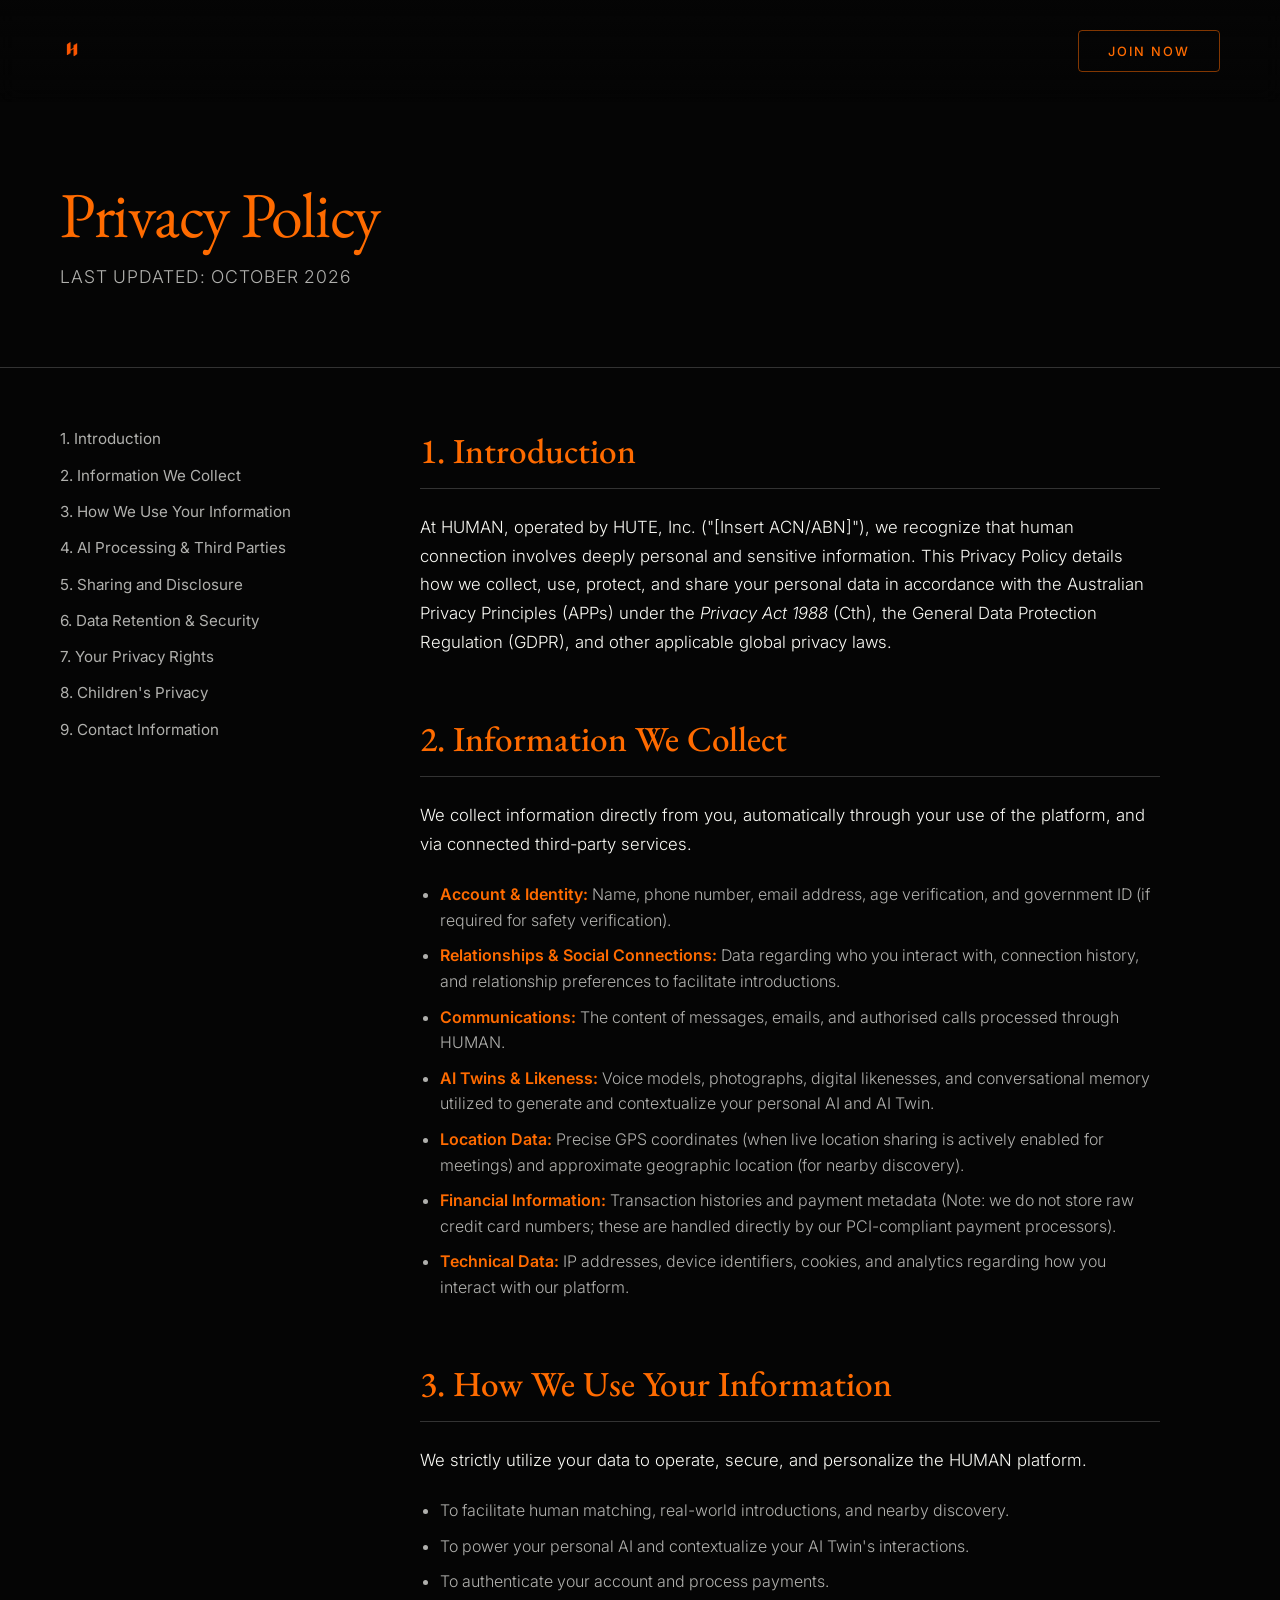
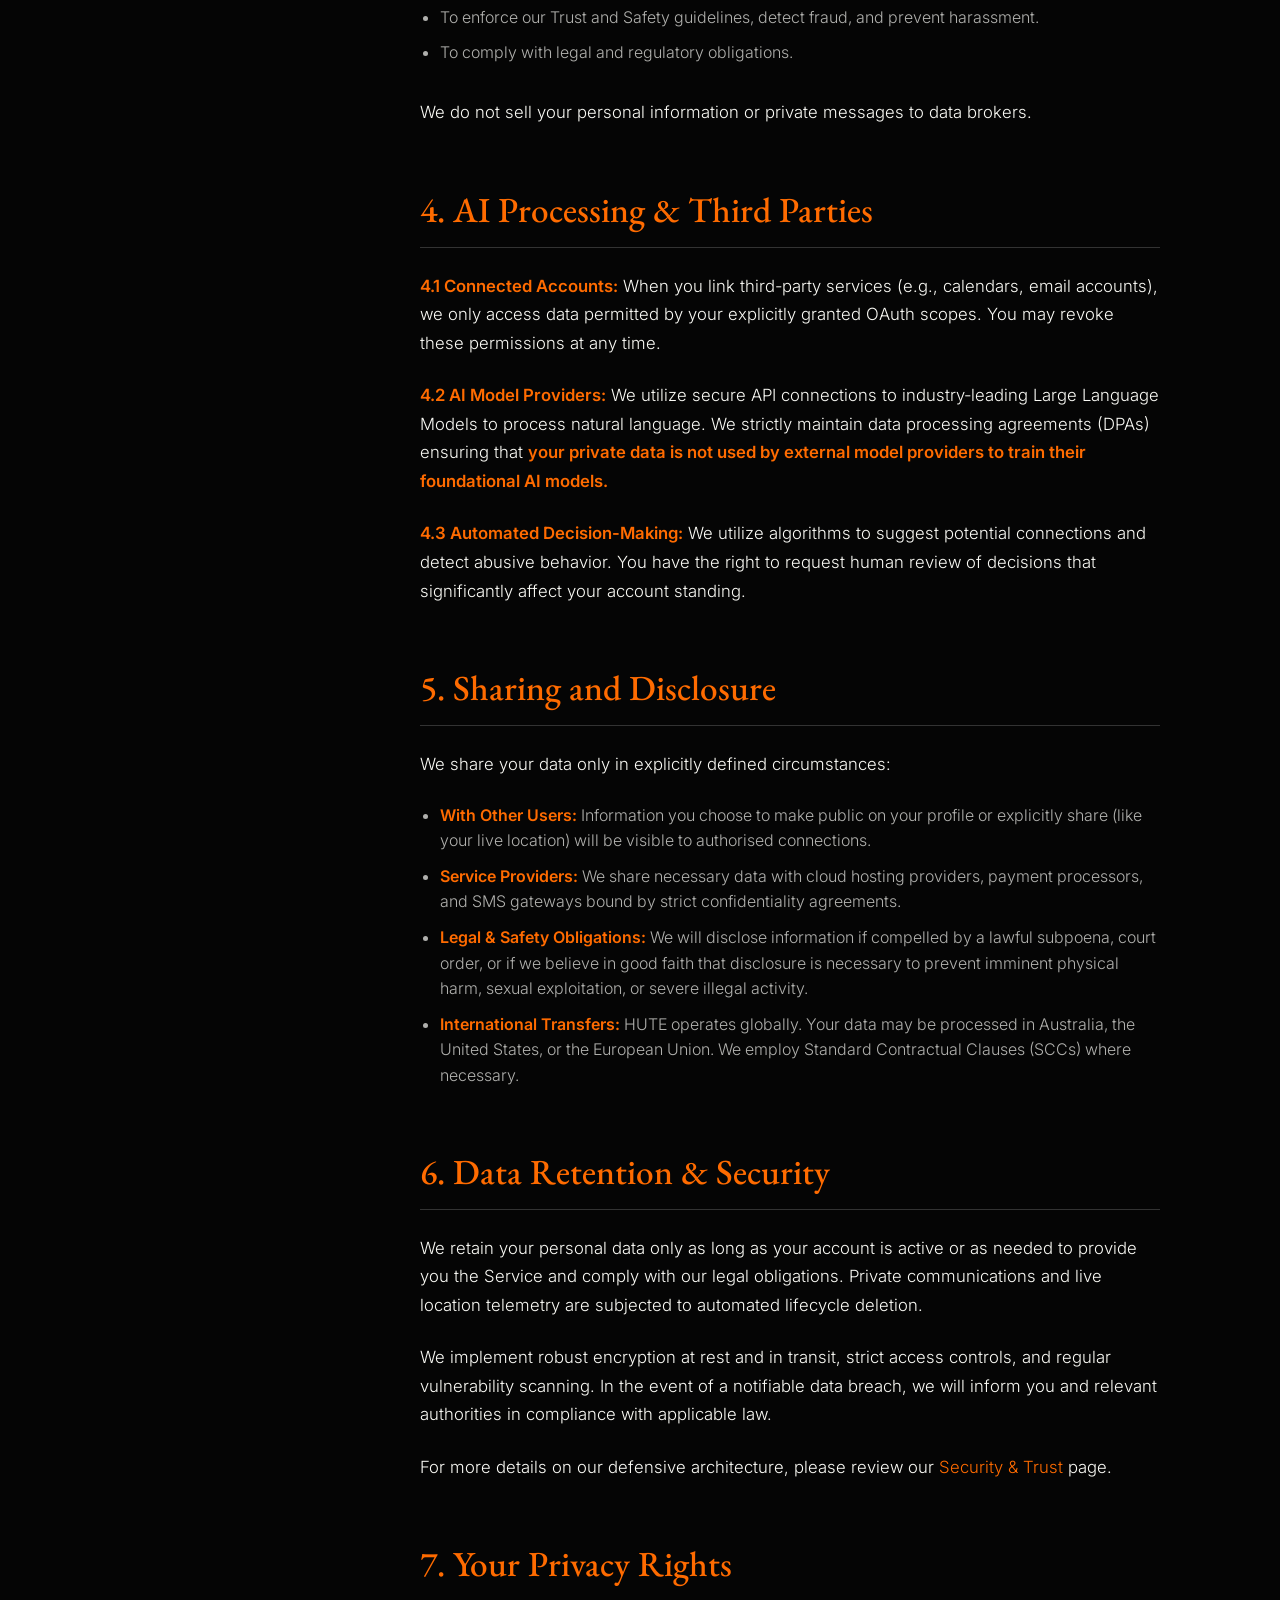
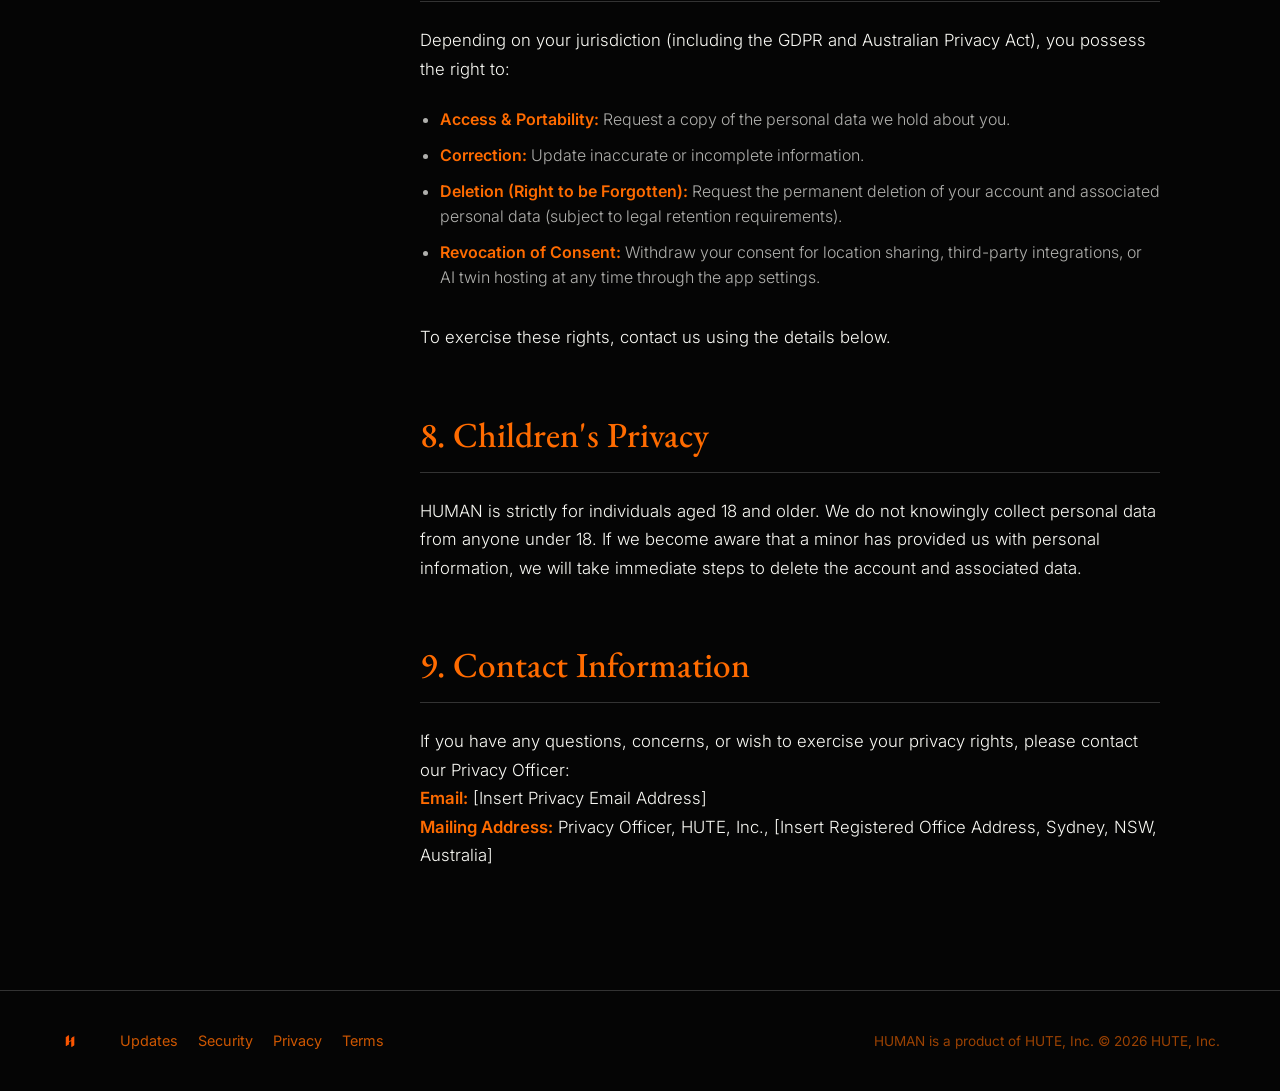
<file: privacy.html>
<!DOCTYPE html>
<html lang="en">
<head>
    <meta charset="UTF-8">
    <meta name="viewport" content="width=device-width, initial-scale=1.0, maximum-scale=1.0, user-scalable=no">
    <title>Privacy Policy — HUMAN</title>
    <link rel="icon" type="image/png" href="favicon.png?v=2">
    <link href="https://fonts.googleapis.com/css2?family=EB+Garamond:ital,wght@0,400;0,500;0,600;1,400;1,500&family=Inter:wght@300;400;500;600&display=swap" rel="stylesheet">
    <style>
        :root {
            --black: #050505;
            --orange: #FF6B00;
            --offwhite: #FAFAF5;
            --gray: #333333;
            --text-muted: rgba(250, 250, 245, 0.7);
        }

        body, html {
            margin: 0; padding: 0; width: 100%;
            background-color: var(--black);
            font-family: 'Inter', sans-serif;
            color: var(--offwhite);
            scroll-behavior: smooth;
            -webkit-font-smoothing: antialiased;
        }

        header {
            position: fixed; top: 0; left: 0; width: 100%;
            padding: 30px 60px; display: flex; justify-content: space-between; align-items: center;
            box-sizing: border-box; z-index: 50;
            background: linear-gradient(to bottom, rgba(5,5,5,0.95) 0%, rgba(5,5,5,0) 100%);
            backdrop-filter: blur(10px);
            -webkit-backdrop-filter: blur(10px);
        }

        .logo { height: 24px; object-fit: contain; }

        .nav-btn {
            width: 140px; height: 40px; display: flex; justify-content: center; align-items: center;
            background: transparent; border: 1px solid rgba(255, 107, 0, 0.5);
            color: var(--orange); font-weight: 500; font-size: 0.8rem; text-transform: uppercase; letter-spacing: 0.15em;
            cursor: pointer; text-decoration: none; border-radius: 4px; transition: all 0.3s ease;
        }
        .nav-btn:hover { background: var(--orange); color: var(--black); }

        .hero {
            padding: 180px 60px 80px;
            max-width: 1200px;
            margin: 0 auto;
            border-bottom: 1px solid var(--gray);
        }
        .hero h1 {
            font-family: 'EB Garamond', serif;
            font-size: 4rem;
            font-weight: 400;
            color: var(--orange);
            margin: 0 0 1rem 0;
            letter-spacing: -0.02em;
            line-height: 1.1;
        }
        .hero p {
            font-size: 1.1rem;
            color: var(--text-muted);
            margin: 0;
            font-weight: 300;
            text-transform: uppercase;
            letter-spacing: 0.05em;
        }

        .container {
            display: flex;
            max-width: 1200px;
            margin: 0 auto;
            padding: 60px;
            gap: 80px;
        }

        .sidebar {
            width: 280px;
            flex-shrink: 0;
            position: sticky;
            top: 120px;
            height: max-content;
        }
        .sidebar ul {
            list-style: none;
            padding: 0; margin: 0;
        }
        .sidebar li {
            margin-bottom: 15px;
        }
        .sidebar a {
            color: var(--text-muted);
            text-decoration: none;
            font-size: 0.95rem;
            transition: color 0.3s;
            display: block;
            line-height: 1.4;
        }
        .sidebar a:hover {
            color: var(--orange);
        }

        .content {
            flex-grow: 1;
            max-width: 740px;
        }
        .content section {
            margin-bottom: 60px;
            scroll-margin-top: 140px;
        }
        .content h2 {
            font-family: 'EB Garamond', serif;
            font-size: 2.2rem;
            color: var(--orange);
            margin: 0 0 1.5rem 0;
            font-weight: 500;
            border-bottom: 1px solid var(--gray);
            padding-bottom: 15px;
        }
        .content p {
            font-size: 1.05rem;
            line-height: 1.7;
            color: var(--offwhite);
            margin-bottom: 1.5rem;
            font-weight: 300;
        }
        .content strong {
            font-weight: 600;
            color: var(--orange);
        }
        .content ul {
            padding-left: 20px;
            margin-bottom: 2rem;
            color: var(--text-muted);
        }
        .content li {
            margin-bottom: 10px;
            line-height: 1.6;
            font-weight: 300;
        }
        .content a {
            color: var(--orange);
            text-decoration: none;
        }
        .content a:hover {
            text-decoration: underline;
        }

        .site-footer {
            max-width: 1200px;
            margin: 0 auto;
            display: flex;
            justify-content: space-between;
            align-items: center;
            padding: 40px 60px;
            border-top: 1px solid var(--gray);
        }
        .footer-left { display: flex; align-items: center; gap: 40px; }
        .footer-logo { height: 20px; }
        .footer-nav { display: flex; gap: 20px; }
        .footer-nav a { color: var(--orange); text-decoration: none; font-size: 0.9rem; opacity: 0.8; }
        .footer-nav a:hover { opacity: 1; }
        .footer-right { color: var(--orange); font-size: 0.85rem; opacity: 0.6; }

        @media (max-width: 900px) {
            .container { flex-direction: column; gap: 40px; padding: 40px 20px; }
            .sidebar { display: none; }
            .hero { padding: 120px 20px 60px; }
            .hero h1 { font-size: 3rem; }
            header { padding: 20px; }
            .site-footer { flex-direction: column; gap: 20px; padding: 40px 20px; text-align: center; }
            .footer-left { flex-direction: column; }
        }
    </style>
</head>
<body>

    <header>
        <a href="index.html"><img src="HUTE.png" alt="HUTE Logo" class="logo"></a>
        <a href="index.html#join" class="nav-btn">Join Now</a>
    </header>

    <div class="hero">
        <h1>Privacy Policy</h1>
        <p>Last Updated: October 2026</p>
    </div>

    <div class="container">
        <aside class="sidebar">
            <ul>
                <li><a href="#introduction">1. Introduction</a></li>
                <li><a href="#collect">2. Information We Collect</a></li>
                <li><a href="#use">3. How We Use Your Information</a></li>
                <li><a href="#ai-processing">4. AI Processing & Third Parties</a></li>
                <li><a href="#sharing">5. Sharing and Disclosure</a></li>
                <li><a href="#retention">6. Data Retention & Security</a></li>
                <li><a href="#rights">7. Your Privacy Rights</a></li>
                <li><a href="#children">8. Children's Privacy</a></li>
                <li><a href="#contact">9. Contact Information</a></li>
            </ul>
        </aside>

        <main class="content">
            <section id="introduction">
                <h2>1. Introduction</h2>
                <p>At HUMAN, operated by HUTE, Inc. ("[Insert ACN/ABN]"), we recognize that human connection involves deeply personal and sensitive information. This Privacy Policy details how we collect, use, protect, and share your personal data in accordance with the Australian Privacy Principles (APPs) under the <em>Privacy Act 1988</em> (Cth), the General Data Protection Regulation (GDPR), and other applicable global privacy laws.</p>
            </section>

            <section id="collect">
                <h2>2. Information We Collect</h2>
                <p>We collect information directly from you, automatically through your use of the platform, and via connected third-party services.</p>
                <ul>
                    <li><strong>Account & Identity:</strong> Name, phone number, email address, age verification, and government ID (if required for safety verification).</li>
                    <li><strong>Relationships & Social Connections:</strong> Data regarding who you interact with, connection history, and relationship preferences to facilitate introductions.</li>
                    <li><strong>Communications:</strong> The content of messages, emails, and authorised calls processed through HUMAN.</li>
                    <li><strong>AI Twins & Likeness:</strong> Voice models, photographs, digital likenesses, and conversational memory utilized to generate and contextualize your personal AI and AI Twin.</li>
                    <li><strong>Location Data:</strong> Precise GPS coordinates (when live location sharing is actively enabled for meetings) and approximate geographic location (for nearby discovery).</li>
                    <li><strong>Financial Information:</strong> Transaction histories and payment metadata (Note: we do not store raw credit card numbers; these are handled directly by our PCI-compliant payment processors).</li>
                    <li><strong>Technical Data:</strong> IP addresses, device identifiers, cookies, and analytics regarding how you interact with our platform.</li>
                </ul>
            </section>

            <section id="use">
                <h2>3. How We Use Your Information</h2>
                <p>We strictly utilize your data to operate, secure, and personalize the HUMAN platform.</p>
                <ul>
                    <li>To facilitate human matching, real-world introductions, and nearby discovery.</li>
                    <li>To power your personal AI and contextualize your AI Twin's interactions.</li>
                    <li>To authenticate your account and process payments.</li>
                    <li>To enforce our Trust and Safety guidelines, detect fraud, and prevent harassment.</li>
                    <li>To comply with legal and regulatory obligations.</li>
                </ul>
                <p>We do not sell your personal information or private messages to data brokers.</p>
            </section>

            <section id="ai-processing">
                <h2>4. AI Processing & Third Parties</h2>
                <p><strong>4.1 Connected Accounts:</strong> When you link third-party services (e.g., calendars, email accounts), we only access data permitted by your explicitly granted OAuth scopes. You may revoke these permissions at any time.</p>
                <p><strong>4.2 AI Model Providers:</strong> We utilize secure API connections to industry-leading Large Language Models to process natural language. We strictly maintain data processing agreements (DPAs) ensuring that <strong>your private data is not used by external model providers to train their foundational AI models.</strong></p>
                <p><strong>4.3 Automated Decision-Making:</strong> We utilize algorithms to suggest potential connections and detect abusive behavior. You have the right to request human review of decisions that significantly affect your account standing.</p>
            </section>

            <section id="sharing">
                <h2>5. Sharing and Disclosure</h2>
                <p>We share your data only in explicitly defined circumstances:</p>
                <ul>
                    <li><strong>With Other Users:</strong> Information you choose to make public on your profile or explicitly share (like your live location) will be visible to authorised connections.</li>
                    <li><strong>Service Providers:</strong> We share necessary data with cloud hosting providers, payment processors, and SMS gateways bound by strict confidentiality agreements.</li>
                    <li><strong>Legal & Safety Obligations:</strong> We will disclose information if compelled by a lawful subpoena, court order, or if we believe in good faith that disclosure is necessary to prevent imminent physical harm, sexual exploitation, or severe illegal activity.</li>
                    <li><strong>International Transfers:</strong> HUTE operates globally. Your data may be processed in Australia, the United States, or the European Union. We employ Standard Contractual Clauses (SCCs) where necessary.</li>
                </ul>
            </section>

            <section id="retention">
                <h2>6. Data Retention & Security</h2>
                <p>We retain your personal data only as long as your account is active or as needed to provide you the Service and comply with our legal obligations. Private communications and live location telemetry are subjected to automated lifecycle deletion.</p>
                <p>We implement robust encryption at rest and in transit, strict access controls, and regular vulnerability scanning. In the event of a notifiable data breach, we will inform you and relevant authorities in compliance with applicable law.</p>
                <p>For more details on our defensive architecture, please review our <a href="security.html">Security & Trust</a> page.</p>
            </section>

            <section id="rights">
                <h2>7. Your Privacy Rights</h2>
                <p>Depending on your jurisdiction (including the GDPR and Australian Privacy Act), you possess the right to:</p>
                <ul>
                    <li><strong>Access & Portability:</strong> Request a copy of the personal data we hold about you.</li>
                    <li><strong>Correction:</strong> Update inaccurate or incomplete information.</li>
                    <li><strong>Deletion (Right to be Forgotten):</strong> Request the permanent deletion of your account and associated personal data (subject to legal retention requirements).</li>
                    <li><strong>Revocation of Consent:</strong> Withdraw your consent for location sharing, third-party integrations, or AI twin hosting at any time through the app settings.</li>
                </ul>
                <p>To exercise these rights, contact us using the details below.</p>
            </section>

            <section id="children">
                <h2>8. Children's Privacy</h2>
                <p>HUMAN is strictly for individuals aged 18 and older. We do not knowingly collect personal data from anyone under 18. If we become aware that a minor has provided us with personal information, we will take immediate steps to delete the account and associated data.</p>
            </section>

            <section id="contact">
                <h2>9. Contact Information</h2>
                <p>If you have any questions, concerns, or wish to exercise your privacy rights, please contact our Privacy Officer:<br>
                <strong>Email:</strong> [Insert Privacy Email Address]<br>
                <strong>Mailing Address:</strong> Privacy Officer, HUTE, Inc., [Insert Registered Office Address, Sydney, NSW, Australia]</p>
            </section>
        </main>
    </div>

    <footer class="site-footer">
        <div class="footer-left">
            <img src="HUTE.png" alt="HUMAN Logo" class="footer-logo">
            <nav class="footer-nav">
                <a href="#">Updates</a>
                <a href="security.html">Security</a>
                <a href="privacy.html">Privacy</a>
                <a href="terms.html">Terms</a>
            </nav>
        </div>
        <div class="footer-right">
            HUMAN is a product of HUTE, Inc. &copy; 2026 HUTE, Inc.
        </div>
    </footer>

</body>
</html>
</file>
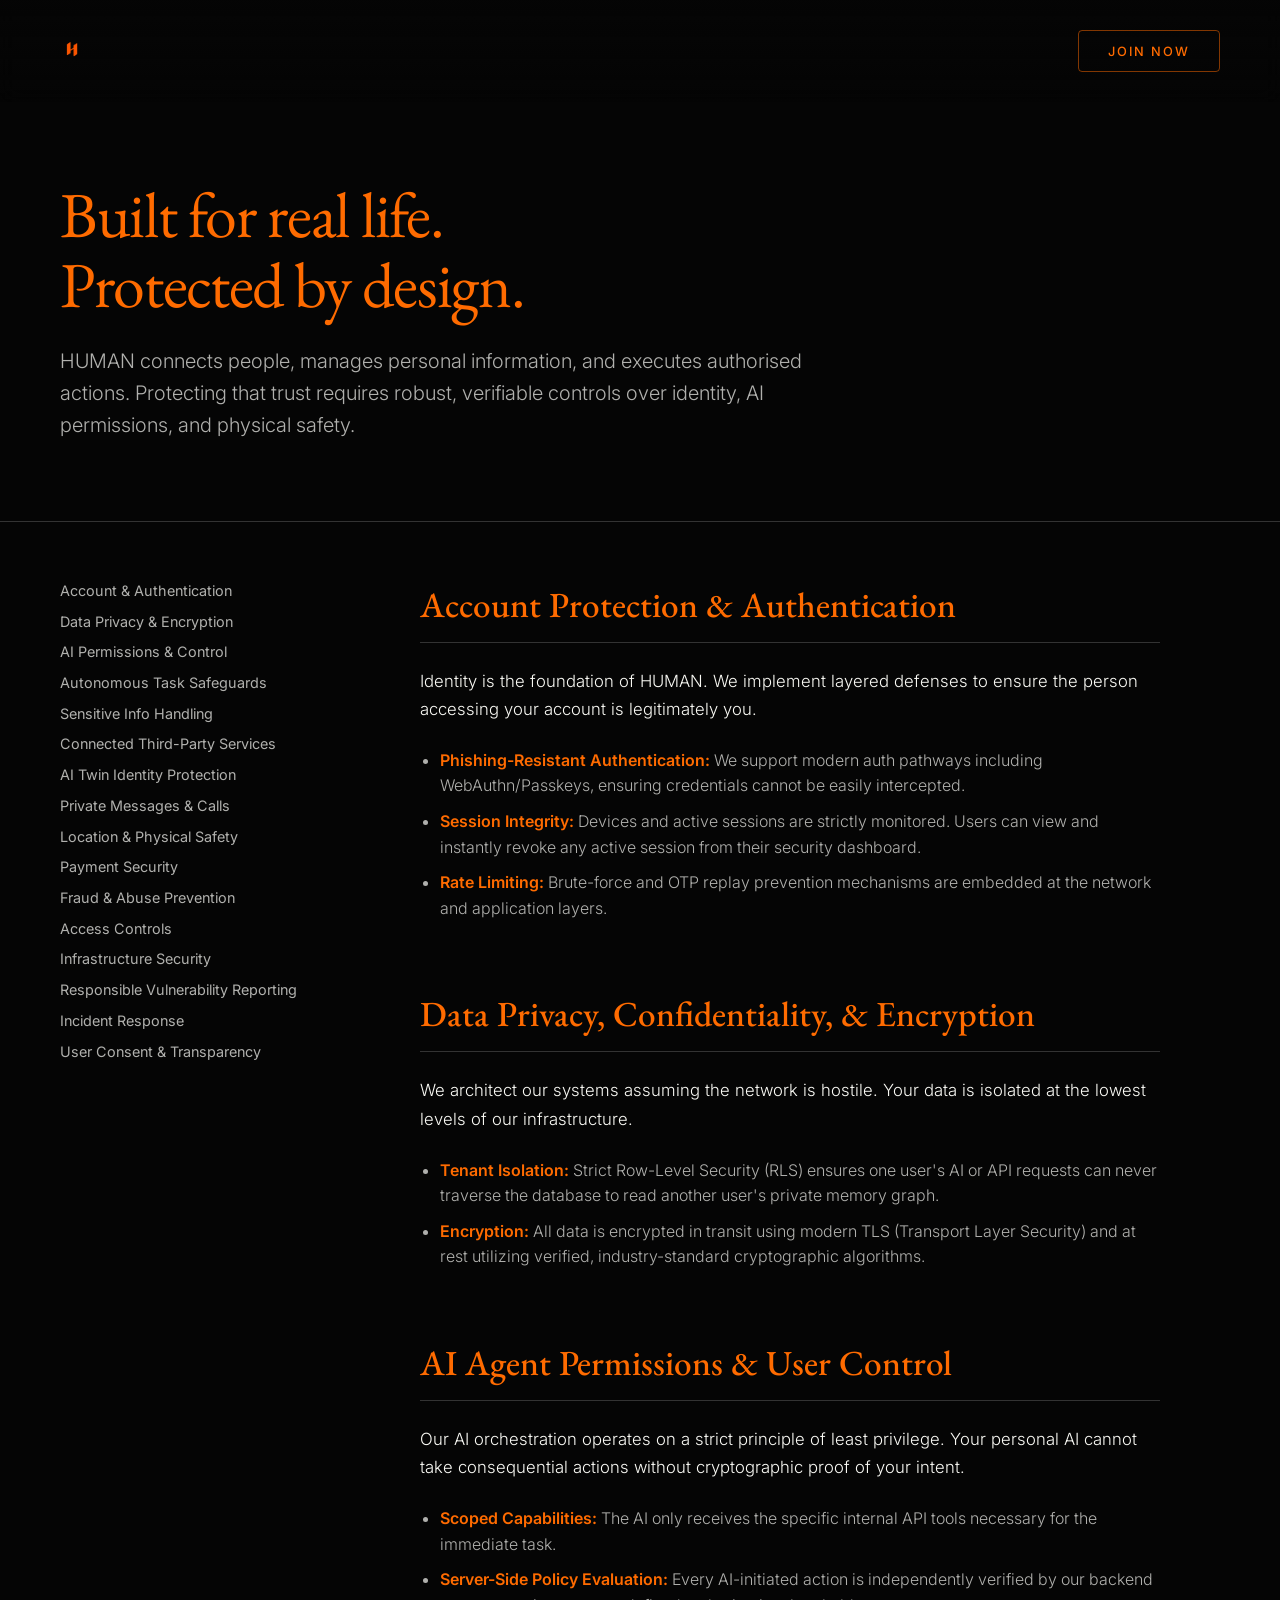
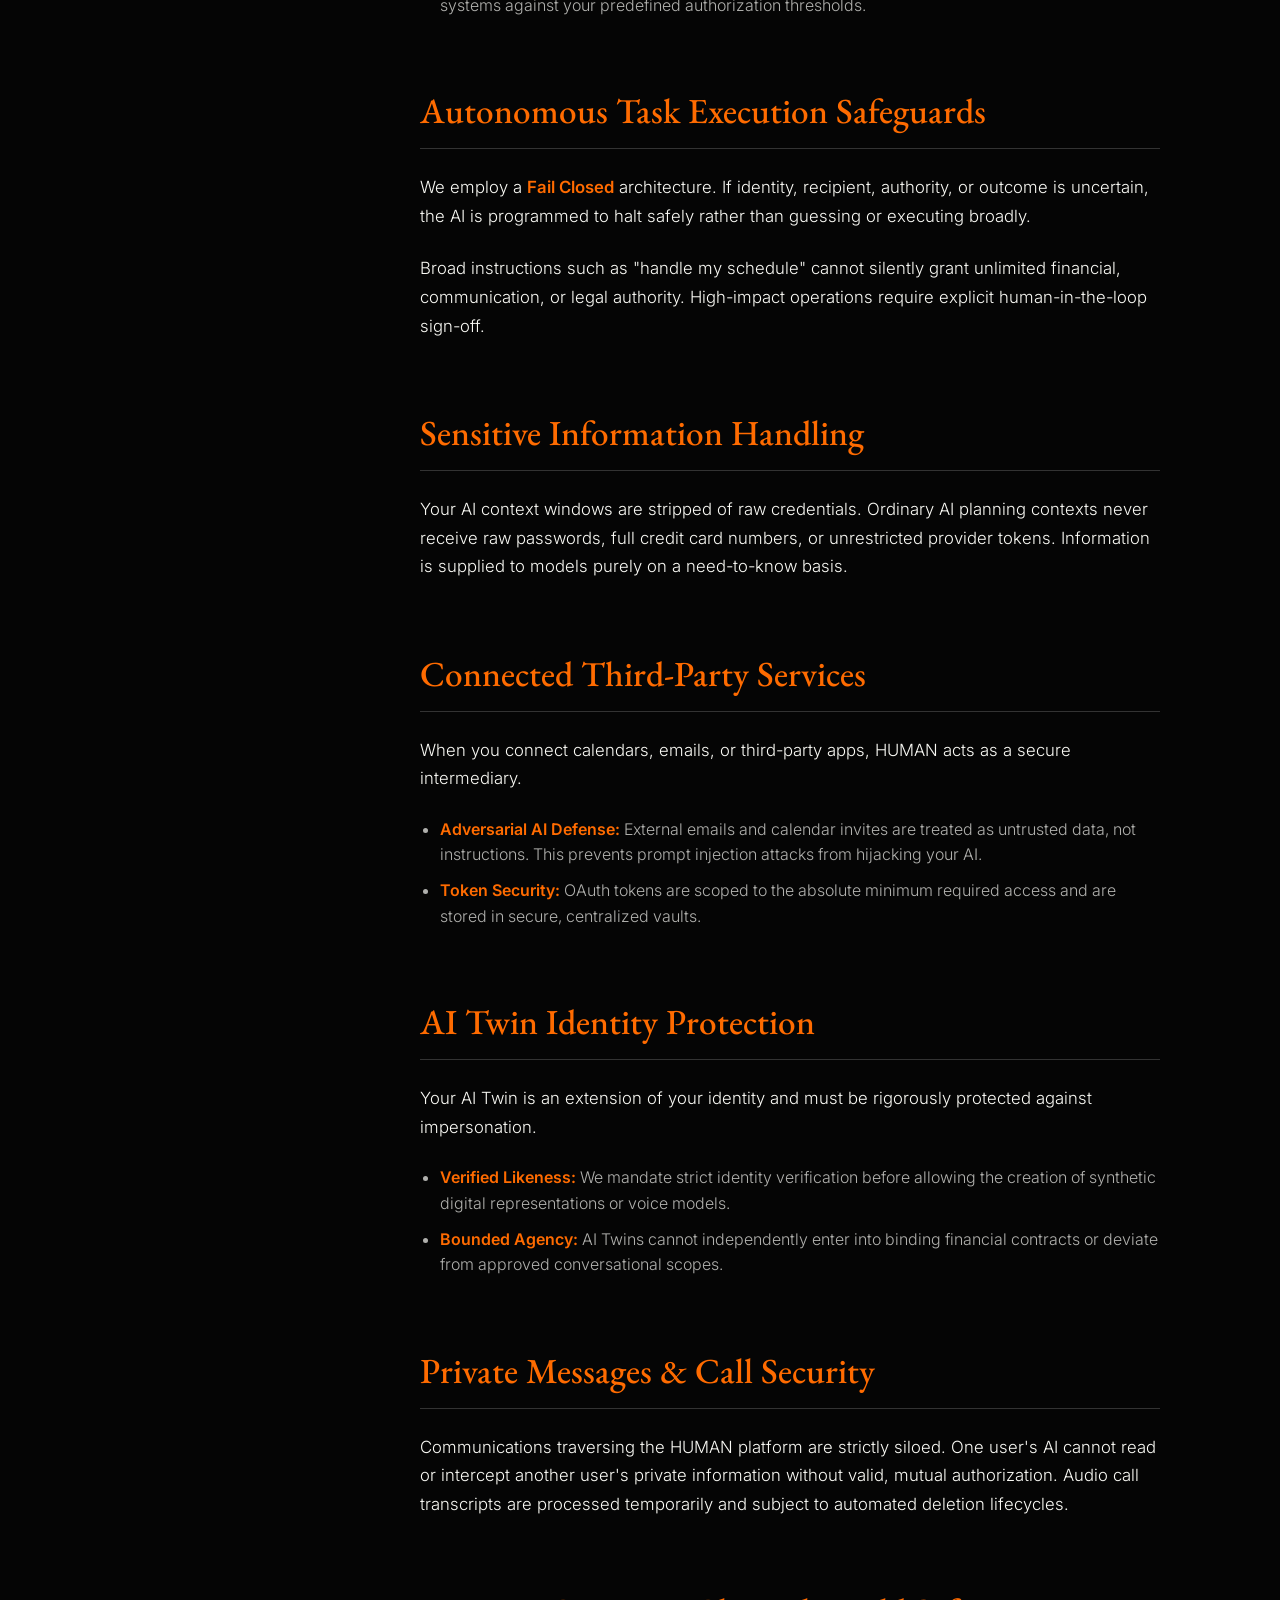
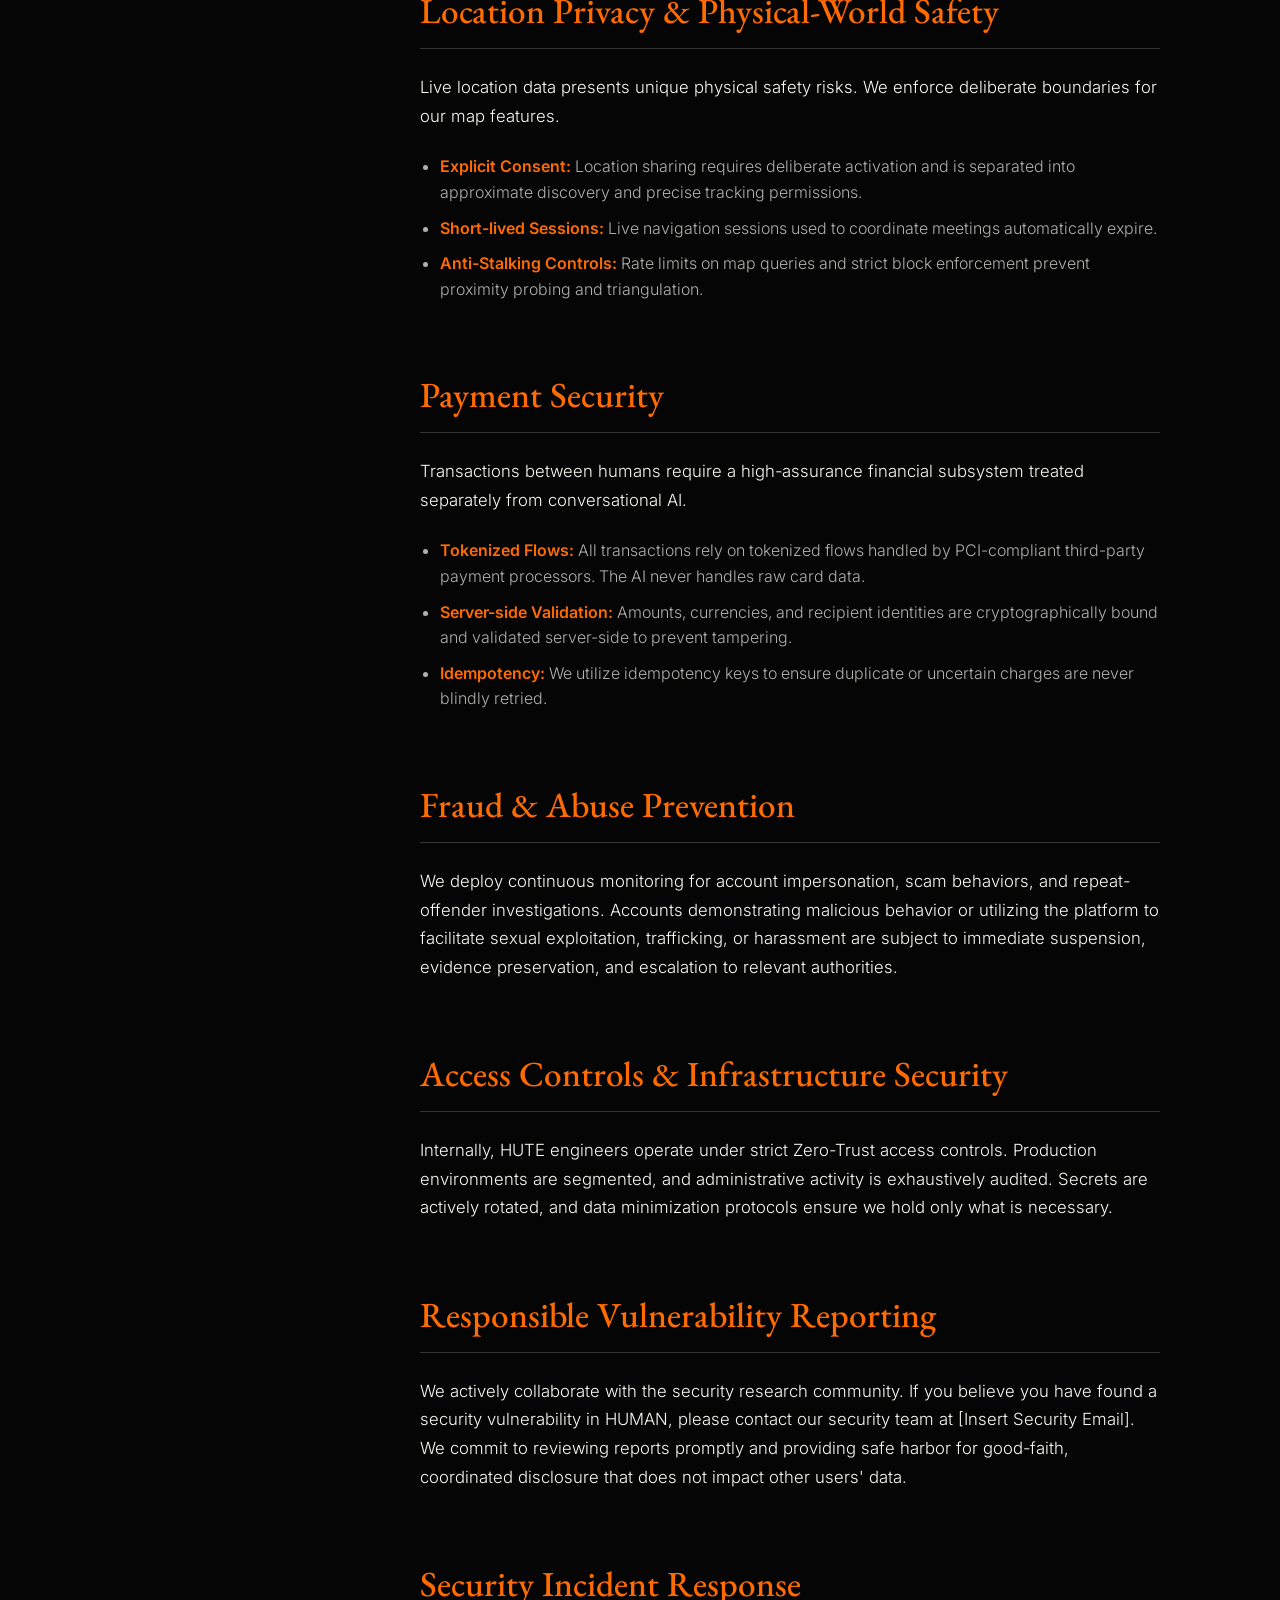
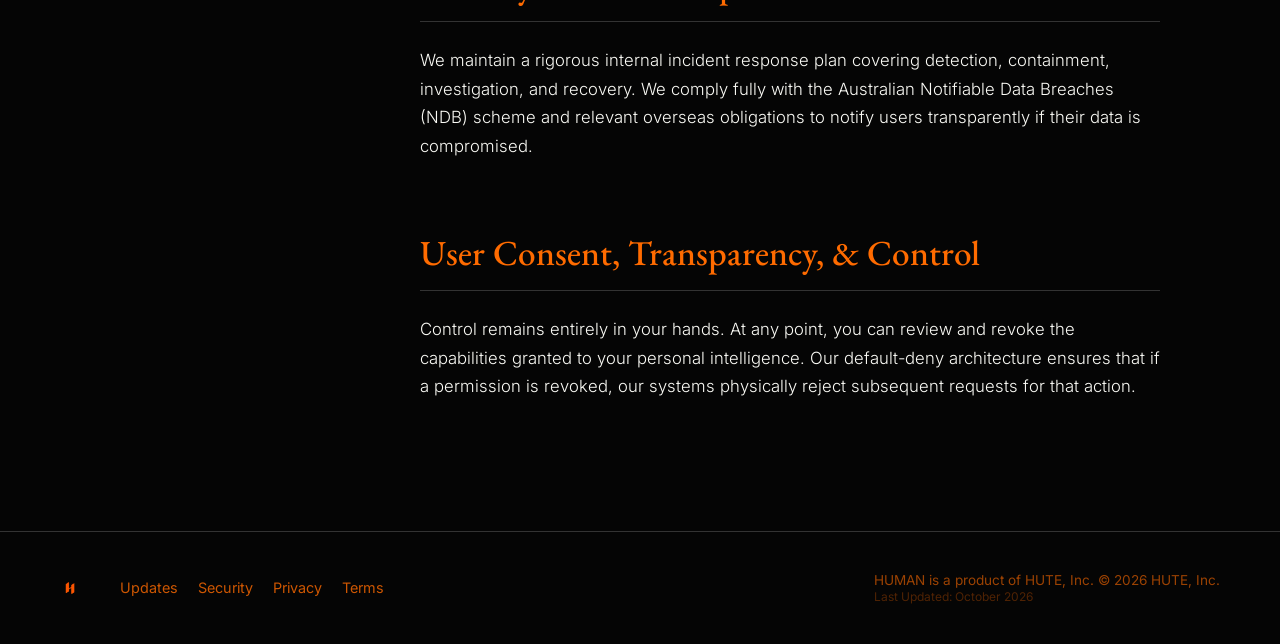
<file: security.html>
<!DOCTYPE html>
<html lang="en">
<head>
    <meta charset="UTF-8">
    <meta name="viewport" content="width=device-width, initial-scale=1.0, maximum-scale=1.0, user-scalable=no">
    <title>Security & Trust — HUMAN</title>
    <link rel="icon" type="image/png" href="favicon.png?v=2">
    <link href="https://fonts.googleapis.com/css2?family=EB+Garamond:ital,wght@0,400;0,500;0,600;1,400;1,500&family=Inter:wght@300;400;500;600&display=swap" rel="stylesheet">
    <style>
        :root {
            --black: #050505;
            --orange: #FF6B00;
            --offwhite: #FAFAF5;
            --gray: #333333;
            --text-muted: rgba(250, 250, 245, 0.7);
        }

        body, html {
            margin: 0; padding: 0; width: 100%;
            background-color: var(--black);
            font-family: 'Inter', sans-serif;
            color: var(--offwhite);
            scroll-behavior: smooth;
            -webkit-font-smoothing: antialiased;
        }

        header {
            position: fixed; top: 0; left: 0; width: 100%;
            padding: 30px 60px; display: flex; justify-content: space-between; align-items: center;
            box-sizing: border-box; z-index: 50;
            background: linear-gradient(to bottom, rgba(5,5,5,0.95) 0%, rgba(5,5,5,0) 100%);
            backdrop-filter: blur(10px);
            -webkit-backdrop-filter: blur(10px);
        }

        .logo { height: 24px; object-fit: contain; }

        .nav-btn {
            width: 140px; height: 40px; display: flex; justify-content: center; align-items: center;
            background: transparent; border: 1px solid rgba(255, 107, 0, 0.5);
            color: var(--orange); font-weight: 500; font-size: 0.8rem; text-transform: uppercase; letter-spacing: 0.15em;
            cursor: pointer; text-decoration: none; border-radius: 4px; transition: all 0.3s ease;
        }
        .nav-btn:hover { background: var(--orange); color: var(--black); }

        .hero {
            padding: 180px 60px 80px;
            max-width: 1200px;
            margin: 0 auto;
            border-bottom: 1px solid var(--gray);
        }
        .hero h1 {
            font-family: 'EB Garamond', serif;
            font-size: 4rem;
            font-weight: 400;
            color: var(--orange);
            margin: 0 0 1.5rem 0;
            letter-spacing: -0.02em;
            line-height: 1.1;
        }
        .hero p {
            font-size: 1.25rem;
            line-height: 1.6;
            color: var(--text-muted);
            max-width: 800px;
            margin: 0;
            font-weight: 300;
        }

        .container {
            display: flex;
            max-width: 1200px;
            margin: 0 auto;
            padding: 60px;
            gap: 80px;
        }

        .sidebar {
            width: 280px;
            flex-shrink: 0;
            position: sticky;
            top: 120px;
            height: max-content;
        }
        .sidebar ul {
            list-style: none;
            padding: 0; margin: 0;
        }
        .sidebar li {
            margin-bottom: 12px;
        }
        .sidebar a {
            color: var(--text-muted);
            text-decoration: none;
            font-size: 0.9rem;
            transition: color 0.3s;
            display: block;
            line-height: 1.3;
        }
        .sidebar a:hover {
            color: var(--orange);
        }

        .content {
            flex-grow: 1;
            max-width: 740px;
        }
        .content section {
            margin-bottom: 70px;
            scroll-margin-top: 140px;
        }
        .content h2 {
            font-family: 'EB Garamond', serif;
            font-size: 2.2rem;
            color: var(--orange);
            margin: 0 0 1.5rem 0;
            font-weight: 500;
            border-bottom: 1px solid var(--gray);
            padding-bottom: 15px;
        }
        .content p {
            font-size: 1.05rem;
            line-height: 1.7;
            color: var(--offwhite);
            margin-bottom: 1.5rem;
            font-weight: 300;
        }
        .content strong {
            font-weight: 600;
            color: var(--orange);
        }
        .content ul {
            padding-left: 20px;
            margin-bottom: 2rem;
            color: var(--text-muted);
        }
        .content li {
            margin-bottom: 10px;
            line-height: 1.6;
            font-weight: 300;
        }
        .content a {
            color: var(--orange);
            text-decoration: none;
        }
        .content a:hover {
            text-decoration: underline;
        }

        .site-footer {
            max-width: 1200px;
            margin: 0 auto;
            display: flex;
            justify-content: space-between;
            align-items: center;
            padding: 40px 60px;
            border-top: 1px solid var(--gray);
        }
        .footer-left { display: flex; align-items: center; gap: 40px; }
        .footer-logo { height: 20px; }
        .footer-nav { display: flex; gap: 20px; }
        .footer-nav a { color: var(--orange); text-decoration: none; font-size: 0.9rem; opacity: 0.8; }
        .footer-nav a:hover { opacity: 1; }
        .footer-right { color: var(--orange); font-size: 0.85rem; opacity: 0.6; }

        @media (max-width: 900px) {
            .container { flex-direction: column; gap: 40px; padding: 40px 20px; }
            .sidebar { display: none; }
            .hero { padding: 120px 20px 60px; }
            .hero h1 { font-size: 3rem; }
            header { padding: 20px; }
            .site-footer { flex-direction: column; gap: 20px; padding: 40px 20px; text-align: center; }
            .footer-left { flex-direction: column; }
        }
    </style>
</head>
<body>

    <header>
        <a href="index.html"><img src="HUTE.png" alt="HUTE Logo" class="logo"></a>
        <a href="index.html#join" class="nav-btn">Join Now</a>
    </header>

    <div class="hero">
        <h1>Built for real life.<br>Protected by design.</h1>
        <p>HUMAN connects people, manages personal information, and executes authorised actions. Protecting that trust requires robust, verifiable controls over identity, AI permissions, and physical safety.</p>
    </div>

    <div class="container">
        <aside class="sidebar">
            <ul>
                <li><a href="#account">Account & Authentication</a></li>
                <li><a href="#data-privacy">Data Privacy & Encryption</a></li>
                <li><a href="#ai-permissions">AI Permissions & Control</a></li>
                <li><a href="#autonomous-execution">Autonomous Task Safeguards</a></li>
                <li><a href="#sensitive-handling">Sensitive Info Handling</a></li>
                <li><a href="#third-party">Connected Third-Party Services</a></li>
                <li><a href="#ai-twins">AI Twin Identity Protection</a></li>
                <li><a href="#messages-calls">Private Messages & Calls</a></li>
                <li><a href="#location-safety">Location & Physical Safety</a></li>
                <li><a href="#payments">Payment Security</a></li>
                <li><a href="#fraud">Fraud & Abuse Prevention</a></li>
                <li><a href="#access">Access Controls</a></li>
                <li><a href="#infrastructure">Infrastructure Security</a></li>
                <li><a href="#vulnerability">Responsible Vulnerability Reporting</a></li>
                <li><a href="#incident">Incident Response</a></li>
                <li><a href="#consent">User Consent & Transparency</a></li>
            </ul>
        </aside>

        <main class="content">
            <section id="account">
                <h2>Account Protection & Authentication</h2>
                <p>Identity is the foundation of HUMAN. We implement layered defenses to ensure the person accessing your account is legitimately you.</p>
                <ul>
                    <li><strong>Phishing-Resistant Authentication:</strong> We support modern auth pathways including WebAuthn/Passkeys, ensuring credentials cannot be easily intercepted.</li>
                    <li><strong>Session Integrity:</strong> Devices and active sessions are strictly monitored. Users can view and instantly revoke any active session from their security dashboard.</li>
                    <li><strong>Rate Limiting:</strong> Brute-force and OTP replay prevention mechanisms are embedded at the network and application layers.</li>
                </ul>
            </section>

            <section id="data-privacy">
                <h2>Data Privacy, Confidentiality, & Encryption</h2>
                <p>We architect our systems assuming the network is hostile. Your data is isolated at the lowest levels of our infrastructure.</p>
                <ul>
                    <li><strong>Tenant Isolation:</strong> Strict Row-Level Security (RLS) ensures one user's AI or API requests can never traverse the database to read another user's private memory graph.</li>
                    <li><strong>Encryption:</strong> All data is encrypted in transit using modern TLS (Transport Layer Security) and at rest utilizing verified, industry-standard cryptographic algorithms.</li>
                </ul>
            </section>

            <section id="ai-permissions">
                <h2>AI Agent Permissions & User Control</h2>
                <p>Our AI orchestration operates on a strict principle of least privilege. Your personal AI cannot take consequential actions without cryptographic proof of your intent.</p>
                <ul>
                    <li><strong>Scoped Capabilities:</strong> The AI only receives the specific internal API tools necessary for the immediate task.</li>
                    <li><strong>Server-Side Policy Evaluation:</strong> Every AI-initiated action is independently verified by our backend systems against your predefined authorization thresholds.</li>
                </ul>
            </section>

            <section id="autonomous-execution">
                <h2>Autonomous Task Execution Safeguards</h2>
                <p>We employ a <strong>Fail Closed</strong> architecture. If identity, recipient, authority, or outcome is uncertain, the AI is programmed to halt safely rather than guessing or executing broadly.</p>
                <p>Broad instructions such as "handle my schedule" cannot silently grant unlimited financial, communication, or legal authority. High-impact operations require explicit human-in-the-loop sign-off.</p>
            </section>

            <section id="sensitive-handling">
                <h2>Sensitive Information Handling</h2>
                <p>Your AI context windows are stripped of raw credentials. Ordinary AI planning contexts never receive raw passwords, full credit card numbers, or unrestricted provider tokens. Information is supplied to models purely on a need-to-know basis.</p>
            </section>

            <section id="third-party">
                <h2>Connected Third-Party Services</h2>
                <p>When you connect calendars, emails, or third-party apps, HUMAN acts as a secure intermediary.</p>
                <ul>
                    <li><strong>Adversarial AI Defense:</strong> External emails and calendar invites are treated as untrusted data, not instructions. This prevents prompt injection attacks from hijacking your AI.</li>
                    <li><strong>Token Security:</strong> OAuth tokens are scoped to the absolute minimum required access and are stored in secure, centralized vaults.</li>
                </ul>
            </section>

            <section id="ai-twins">
                <h2>AI Twin Identity Protection</h2>
                <p>Your AI Twin is an extension of your identity and must be rigorously protected against impersonation.</p>
                <ul>
                    <li><strong>Verified Likeness:</strong> We mandate strict identity verification before allowing the creation of synthetic digital representations or voice models.</li>
                    <li><strong>Bounded Agency:</strong> AI Twins cannot independently enter into binding financial contracts or deviate from approved conversational scopes.</li>
                </ul>
            </section>

            <section id="messages-calls">
                <h2>Private Messages & Call Security</h2>
                <p>Communications traversing the HUMAN platform are strictly siloed. One user's AI cannot read or intercept another user's private information without valid, mutual authorization. Audio call transcripts are processed temporarily and subject to automated deletion lifecycles.</p>
            </section>

            <section id="location-safety">
                <h2>Location Privacy & Physical-World Safety</h2>
                <p>Live location data presents unique physical safety risks. We enforce deliberate boundaries for our map features.</p>
                <ul>
                    <li><strong>Explicit Consent:</strong> Location sharing requires deliberate activation and is separated into approximate discovery and precise tracking permissions.</li>
                    <li><strong>Short-lived Sessions:</strong> Live navigation sessions used to coordinate meetings automatically expire.</li>
                    <li><strong>Anti-Stalking Controls:</strong> Rate limits on map queries and strict block enforcement prevent proximity probing and triangulation.</li>
                </ul>
            </section>

            <section id="payments">
                <h2>Payment Security</h2>
                <p>Transactions between humans require a high-assurance financial subsystem treated separately from conversational AI.</p>
                <ul>
                    <li><strong>Tokenized Flows:</strong> All transactions rely on tokenized flows handled by PCI-compliant third-party payment processors. The AI never handles raw card data.</li>
                    <li><strong>Server-side Validation:</strong> Amounts, currencies, and recipient identities are cryptographically bound and validated server-side to prevent tampering.</li>
                    <li><strong>Idempotency:</strong> We utilize idempotency keys to ensure duplicate or uncertain charges are never blindly retried.</li>
                </ul>
            </section>

            <section id="fraud">
                <h2>Fraud & Abuse Prevention</h2>
                <p>We deploy continuous monitoring for account impersonation, scam behaviors, and repeat-offender investigations. Accounts demonstrating malicious behavior or utilizing the platform to facilitate sexual exploitation, trafficking, or harassment are subject to immediate suspension, evidence preservation, and escalation to relevant authorities.</p>
            </section>

            <section id="access">
                <h2>Access Controls & Infrastructure Security</h2>
                <p>Internally, HUTE engineers operate under strict Zero-Trust access controls. Production environments are segmented, and administrative activity is exhaustively audited. Secrets are actively rotated, and data minimization protocols ensure we hold only what is necessary.</p>
            </section>

            <section id="vulnerability">
                <h2>Responsible Vulnerability Reporting</h2>
                <p>We actively collaborate with the security research community. If you believe you have found a security vulnerability in HUMAN, please contact our security team at [Insert Security Email]. We commit to reviewing reports promptly and providing safe harbor for good-faith, coordinated disclosure that does not impact other users' data.</p>
            </section>

            <section id="incident">
                <h2>Security Incident Response</h2>
                <p>We maintain a rigorous internal incident response plan covering detection, containment, investigation, and recovery. We comply fully with the Australian Notifiable Data Breaches (NDB) scheme and relevant overseas obligations to notify users transparently if their data is compromised.</p>
            </section>

            <section id="consent">
                <h2>User Consent, Transparency, & Control</h2>
                <p>Control remains entirely in your hands. At any point, you can review and revoke the capabilities granted to your personal intelligence. Our default-deny architecture ensures that if a permission is revoked, our systems physically reject subsequent requests for that action.</p>
            </section>
        </main>
    </div>

    <footer class="site-footer">
        <div class="footer-left">
            <img src="HUTE.png" alt="HUMAN Logo" class="footer-logo">
            <nav class="footer-nav">
                <a href="#">Updates</a>
                <a href="security.html">Security</a>
                <a href="privacy.html">Privacy</a>
                <a href="terms.html">Terms</a>
            </nav>
        </div>
        <div class="footer-right">
            HUMAN is a product of HUTE, Inc. &copy; 2026 HUTE, Inc.<br>
            <span style="opacity: 0.5; font-size: 0.75rem;">Last Updated: October 2026</span>
        </div>
    </footer>

</body>
</html>
</file>
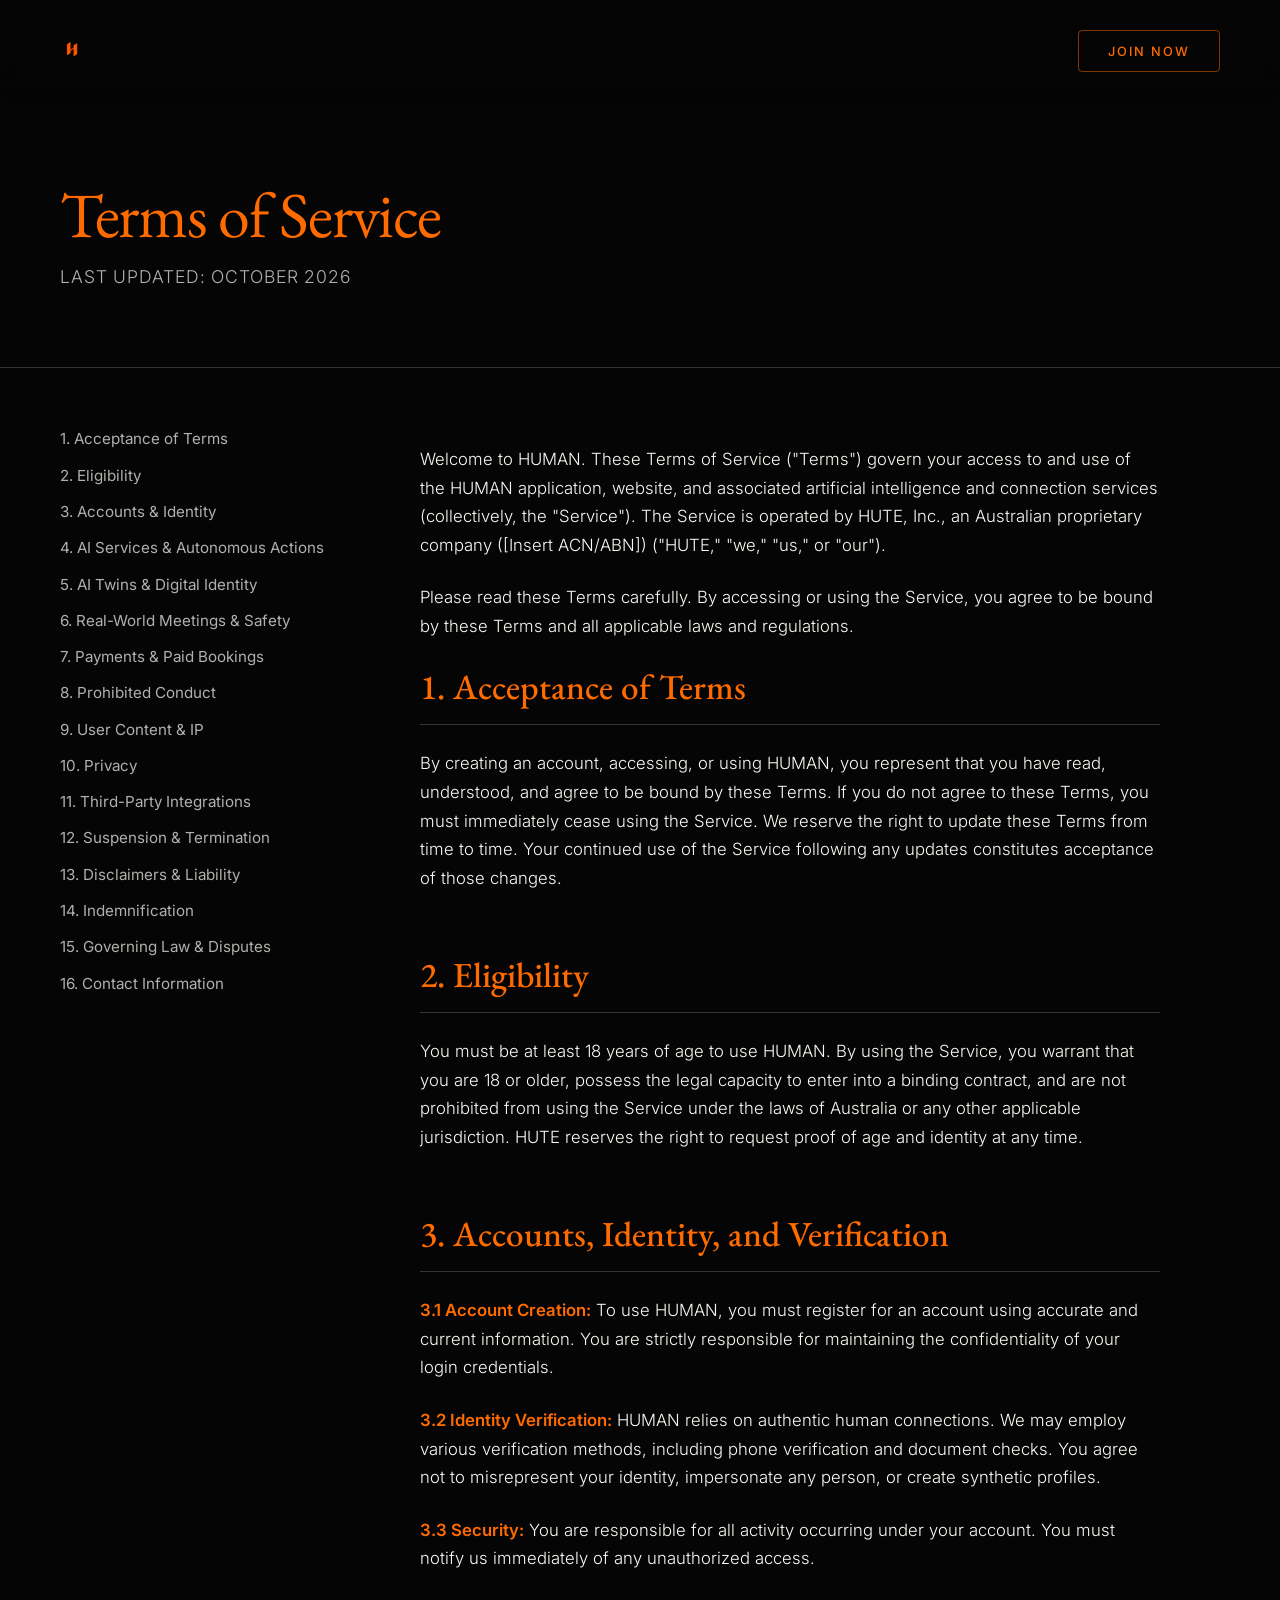
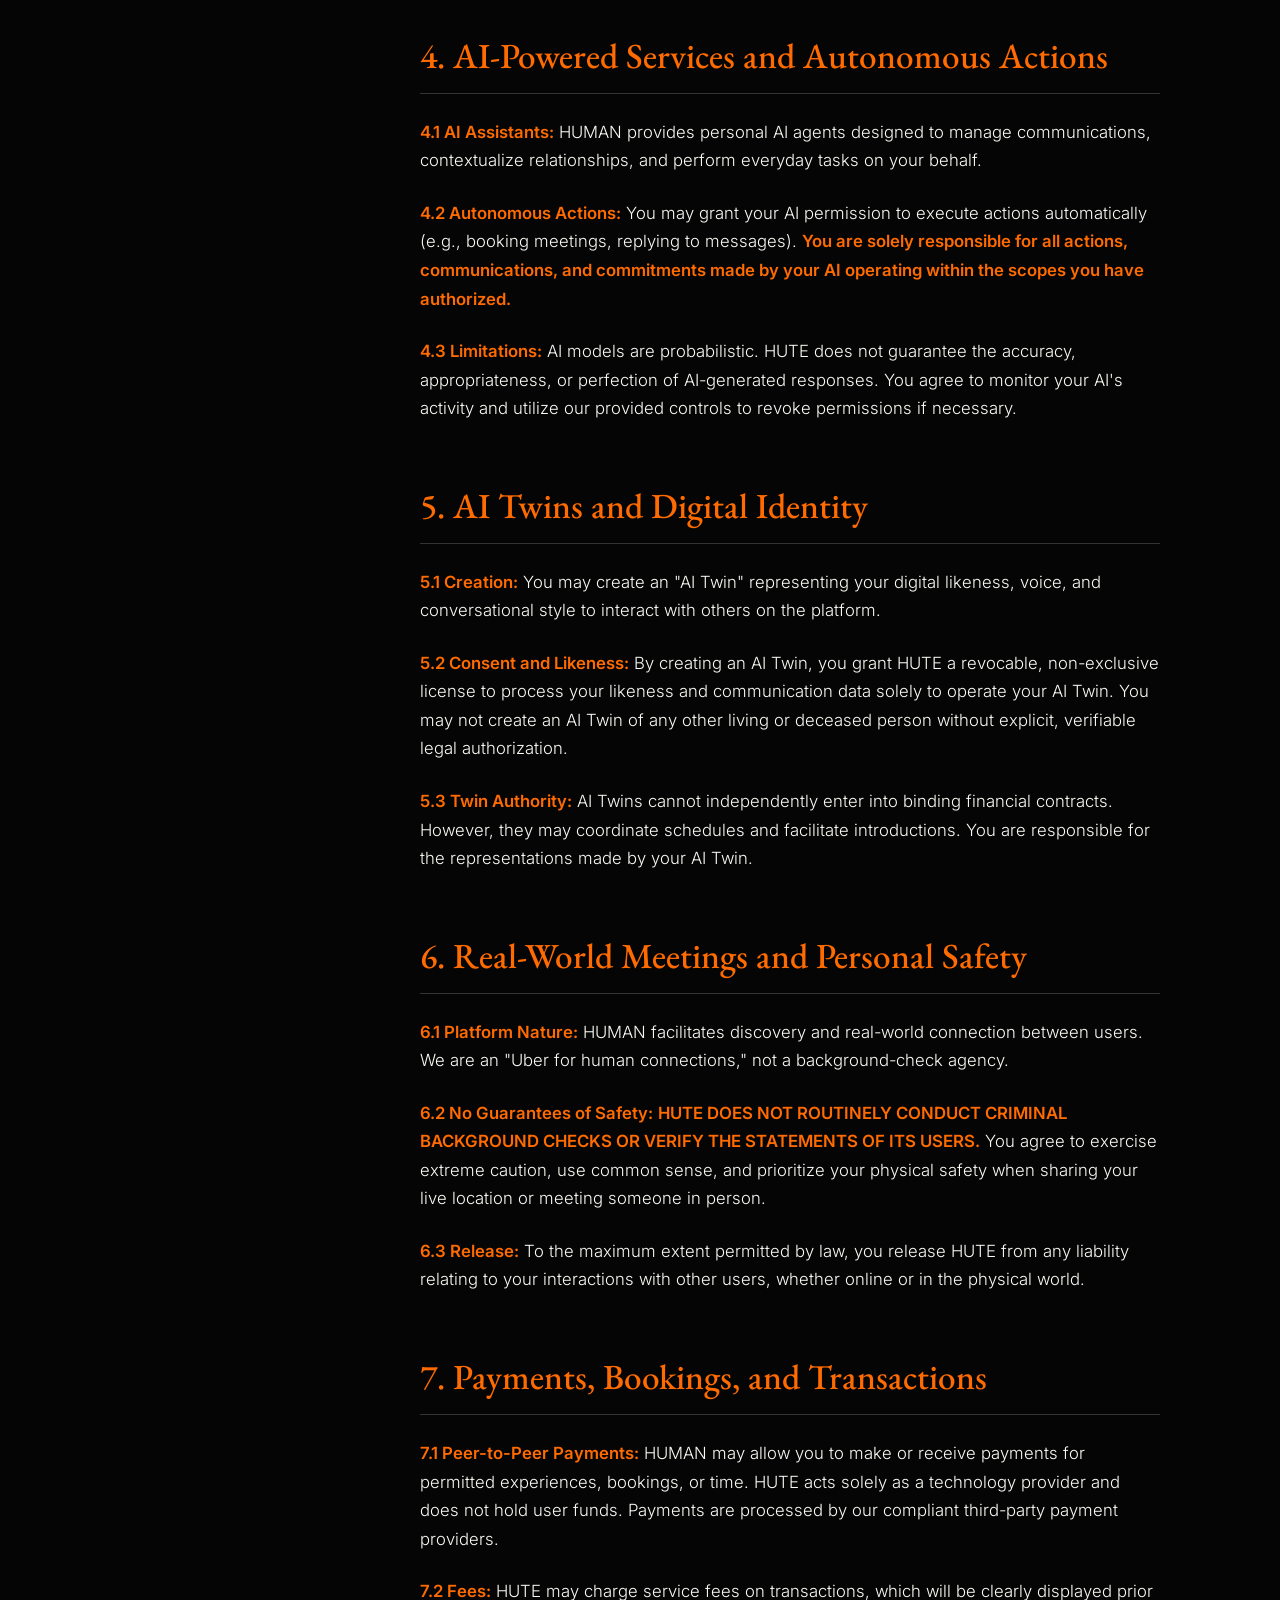
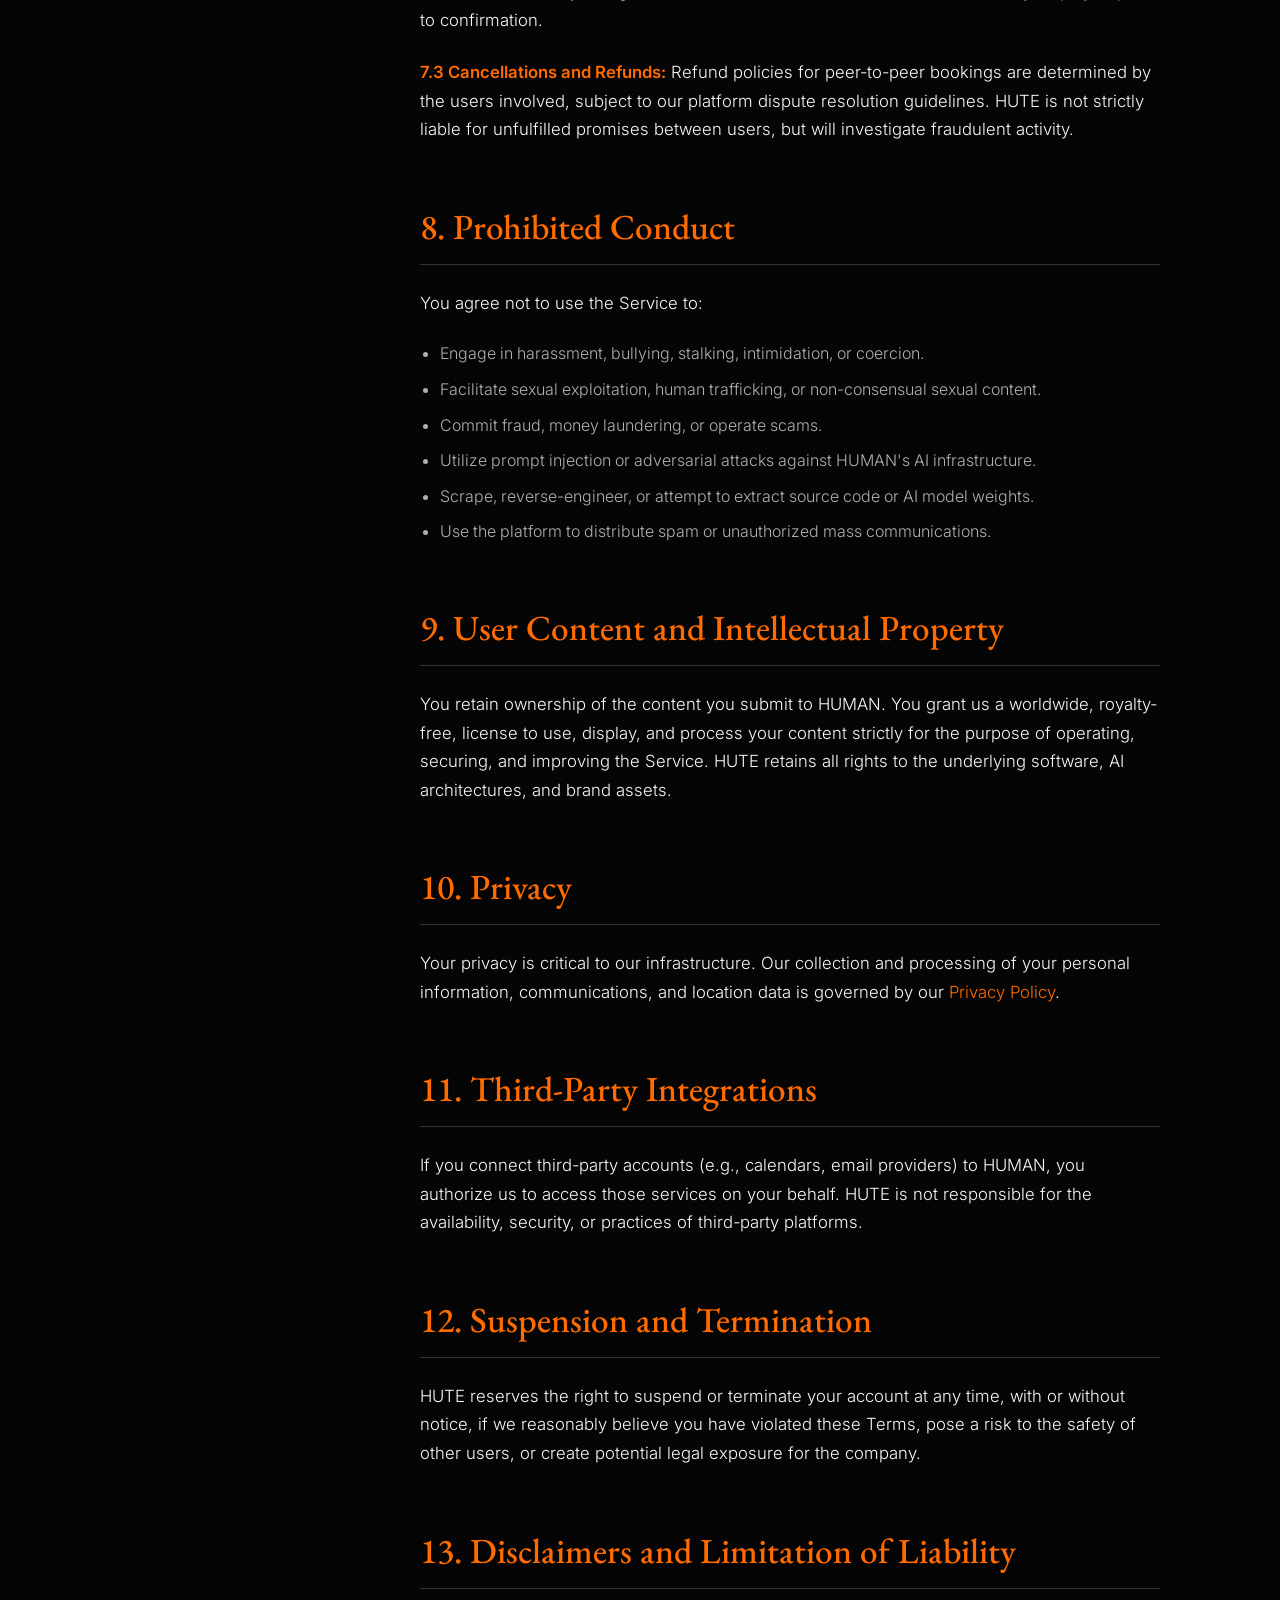
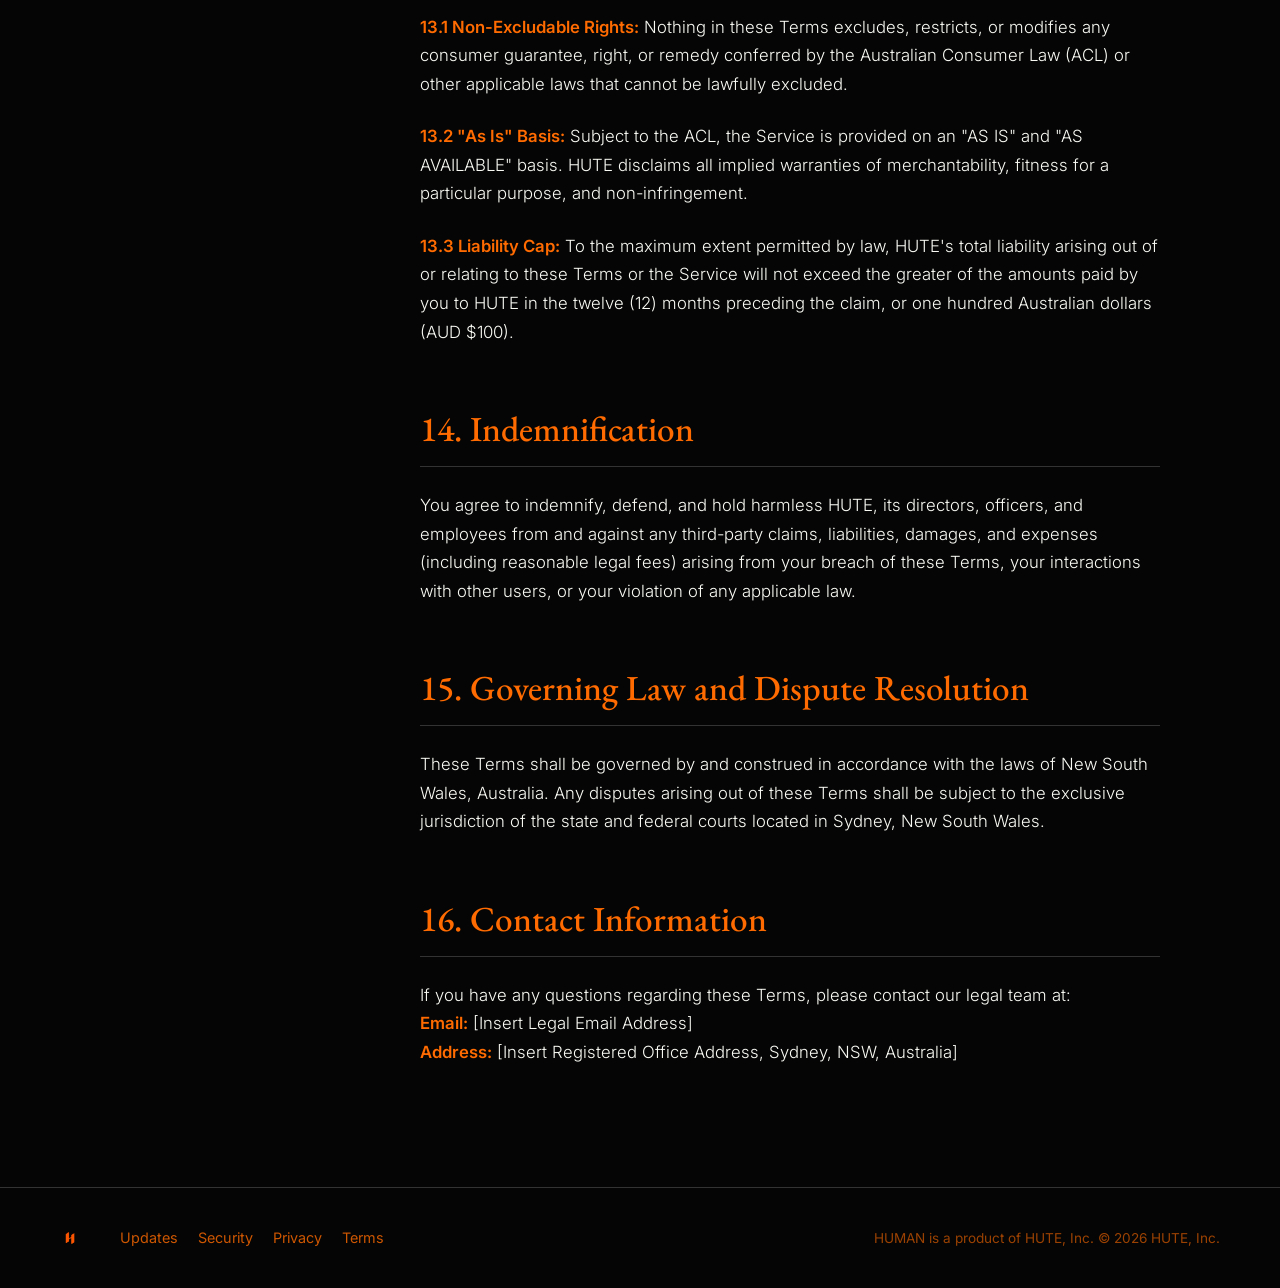
<file: terms.html>
<!DOCTYPE html>
<html lang="en">
<head>
    <meta charset="UTF-8">
    <meta name="viewport" content="width=device-width, initial-scale=1.0, maximum-scale=1.0, user-scalable=no">
    <title>Terms of Service — HUMAN</title>
    <link rel="icon" type="image/png" href="favicon.png?v=2">
    <link href="https://fonts.googleapis.com/css2?family=EB+Garamond:ital,wght@0,400;0,500;0,600;1,400;1,500&family=Inter:wght@300;400;500;600&display=swap" rel="stylesheet">
    <style>
        :root {
            --black: #050505;
            --orange: #FF6B00;
            --offwhite: #FAFAF5;
            --gray: #333333;
            --text-muted: rgba(250, 250, 245, 0.7);
        }

        body, html {
            margin: 0; padding: 0; width: 100%;
            background-color: var(--black);
            font-family: 'Inter', sans-serif;
            color: var(--offwhite);
            scroll-behavior: smooth;
            -webkit-font-smoothing: antialiased;
        }

        header {
            position: fixed; top: 0; left: 0; width: 100%;
            padding: 30px 60px; display: flex; justify-content: space-between; align-items: center;
            box-sizing: border-box; z-index: 50;
            background: linear-gradient(to bottom, rgba(5,5,5,0.95) 0%, rgba(5,5,5,0) 100%);
            backdrop-filter: blur(10px);
            -webkit-backdrop-filter: blur(10px);
        }

        .logo { height: 24px; object-fit: contain; }

        .nav-btn {
            width: 140px; height: 40px; display: flex; justify-content: center; align-items: center;
            background: transparent; border: 1px solid rgba(255, 107, 0, 0.5);
            color: var(--orange); font-weight: 500; font-size: 0.8rem; text-transform: uppercase; letter-spacing: 0.15em;
            cursor: pointer; text-decoration: none; border-radius: 4px; transition: all 0.3s ease;
        }
        .nav-btn:hover { background: var(--orange); color: var(--black); }

        .hero {
            padding: 180px 60px 80px;
            max-width: 1200px;
            margin: 0 auto;
            border-bottom: 1px solid var(--gray);
        }
        .hero h1 {
            font-family: 'EB Garamond', serif;
            font-size: 4rem;
            font-weight: 400;
            color: var(--orange);
            margin: 0 0 1rem 0;
            letter-spacing: -0.02em;
            line-height: 1.1;
        }
        .hero p {
            font-size: 1.1rem;
            color: var(--text-muted);
            margin: 0;
            font-weight: 300;
            text-transform: uppercase;
            letter-spacing: 0.05em;
        }

        .container {
            display: flex;
            max-width: 1200px;
            margin: 0 auto;
            padding: 60px;
            gap: 80px;
        }

        .sidebar {
            width: 280px;
            flex-shrink: 0;
            position: sticky;
            top: 120px;
            height: max-content;
        }
        .sidebar ul {
            list-style: none;
            padding: 0; margin: 0;
        }
        .sidebar li {
            margin-bottom: 15px;
        }
        .sidebar a {
            color: var(--text-muted);
            text-decoration: none;
            font-size: 0.95rem;
            transition: color 0.3s;
            display: block;
            line-height: 1.4;
        }
        .sidebar a:hover {
            color: var(--orange);
        }

        .content {
            flex-grow: 1;
            max-width: 740px;
        }
        .content section {
            margin-bottom: 60px;
            scroll-margin-top: 140px;
        }
        .content h2 {
            font-family: 'EB Garamond', serif;
            font-size: 2.2rem;
            color: var(--orange);
            margin: 0 0 1.5rem 0;
            font-weight: 500;
            border-bottom: 1px solid var(--gray);
            padding-bottom: 15px;
        }
        .content p {
            font-size: 1.05rem;
            line-height: 1.7;
            color: var(--offwhite);
            margin-bottom: 1.5rem;
            font-weight: 300;
        }
        .content strong {
            font-weight: 600;
            color: var(--orange);
        }
        .content ul {
            padding-left: 20px;
            margin-bottom: 2rem;
            color: var(--text-muted);
        }
        .content li {
            margin-bottom: 10px;
            line-height: 1.6;
            font-weight: 300;
        }
        .content a {
            color: var(--orange);
            text-decoration: none;
        }
        .content a:hover {
            text-decoration: underline;
        }

        .site-footer {
            max-width: 1200px;
            margin: 0 auto;
            display: flex;
            justify-content: space-between;
            align-items: center;
            padding: 40px 60px;
            border-top: 1px solid var(--gray);
        }
        .footer-left { display: flex; align-items: center; gap: 40px; }
        .footer-logo { height: 20px; }
        .footer-nav { display: flex; gap: 20px; }
        .footer-nav a { color: var(--orange); text-decoration: none; font-size: 0.9rem; opacity: 0.8; }
        .footer-nav a:hover { opacity: 1; }
        .footer-right { color: var(--orange); font-size: 0.85rem; opacity: 0.6; }

        @media (max-width: 900px) {
            .container { flex-direction: column; gap: 40px; padding: 40px 20px; }
            .sidebar { display: none; }
            .hero { padding: 120px 20px 60px; }
            .hero h1 { font-size: 3rem; }
            header { padding: 20px; }
            .site-footer { flex-direction: column; gap: 20px; padding: 40px 20px; text-align: center; }
            .footer-left { flex-direction: column; }
        }
    </style>
</head>
<body>

    <header>
        <a href="index.html"><img src="HUTE.png" alt="HUTE Logo" class="logo"></a>
        <a href="index.html#join" class="nav-btn">Join Now</a>
    </header>

    <div class="hero">
        <h1>Terms of Service</h1>
        <p>Last Updated: October 2026</p>
    </div>

    <div class="container">
        <aside class="sidebar">
            <ul>
                <li><a href="#acceptance">1. Acceptance of Terms</a></li>
                <li><a href="#eligibility">2. Eligibility</a></li>
                <li><a href="#accounts">3. Accounts & Identity</a></li>
                <li><a href="#ai-services">4. AI Services & Autonomous Actions</a></li>
                <li><a href="#ai-twins">5. AI Twins & Digital Identity</a></li>
                <li><a href="#real-world">6. Real-World Meetings & Safety</a></li>
                <li><a href="#payments">7. Payments & Paid Bookings</a></li>
                <li><a href="#prohibited">8. Prohibited Conduct</a></li>
                <li><a href="#content">9. User Content & IP</a></li>
                <li><a href="#privacy">10. Privacy</a></li>
                <li><a href="#third-party">11. Third-Party Integrations</a></li>
                <li><a href="#termination">12. Suspension & Termination</a></li>
                <li><a href="#disclaimers">13. Disclaimers & Liability</a></li>
                <li><a href="#indemnification">14. Indemnification</a></li>
                <li><a href="#disputes">15. Governing Law & Disputes</a></li>
                <li><a href="#contact">16. Contact Information</a></li>
            </ul>
        </aside>

        <main class="content">
            <p>Welcome to HUMAN. These Terms of Service ("Terms") govern your access to and use of the HUMAN application, website, and associated artificial intelligence and connection services (collectively, the "Service"). The Service is operated by HUTE, Inc., an Australian proprietary company ([Insert ACN/ABN]) ("HUTE," "we," "us," or "our").</p>
            <p>Please read these Terms carefully. By accessing or using the Service, you agree to be bound by these Terms and all applicable laws and regulations.</p>

            <section id="acceptance">
                <h2>1. Acceptance of Terms</h2>
                <p>By creating an account, accessing, or using HUMAN, you represent that you have read, understood, and agree to be bound by these Terms. If you do not agree to these Terms, you must immediately cease using the Service. We reserve the right to update these Terms from time to time. Your continued use of the Service following any updates constitutes acceptance of those changes.</p>
            </section>

            <section id="eligibility">
                <h2>2. Eligibility</h2>
                <p>You must be at least 18 years of age to use HUMAN. By using the Service, you warrant that you are 18 or older, possess the legal capacity to enter into a binding contract, and are not prohibited from using the Service under the laws of Australia or any other applicable jurisdiction. HUTE reserves the right to request proof of age and identity at any time.</p>
            </section>

            <section id="accounts">
                <h2>3. Accounts, Identity, and Verification</h2>
                <p><strong>3.1 Account Creation:</strong> To use HUMAN, you must register for an account using accurate and current information. You are strictly responsible for maintaining the confidentiality of your login credentials.</p>
                <p><strong>3.2 Identity Verification:</strong> HUMAN relies on authentic human connections. We may employ various verification methods, including phone verification and document checks. You agree not to misrepresent your identity, impersonate any person, or create synthetic profiles.</p>
                <p><strong>3.3 Security:</strong> You are responsible for all activity occurring under your account. You must notify us immediately of any unauthorized access.</p>
            </section>

            <section id="ai-services">
                <h2>4. AI-Powered Services and Autonomous Actions</h2>
                <p><strong>4.1 AI Assistants:</strong> HUMAN provides personal AI agents designed to manage communications, contextualize relationships, and perform everyday tasks on your behalf.</p>
                <p><strong>4.2 Autonomous Actions:</strong> You may grant your AI permission to execute actions automatically (e.g., booking meetings, replying to messages). <strong>You are solely responsible for all actions, communications, and commitments made by your AI operating within the scopes you have authorized.</strong></p>
                <p><strong>4.3 Limitations:</strong> AI models are probabilistic. HUTE does not guarantee the accuracy, appropriateness, or perfection of AI-generated responses. You agree to monitor your AI's activity and utilize our provided controls to revoke permissions if necessary.</p>
            </section>

            <section id="ai-twins">
                <h2>5. AI Twins and Digital Identity</h2>
                <p><strong>5.1 Creation:</strong> You may create an "AI Twin" representing your digital likeness, voice, and conversational style to interact with others on the platform.</p>
                <p><strong>5.2 Consent and Likeness:</strong> By creating an AI Twin, you grant HUTE a revocable, non-exclusive license to process your likeness and communication data solely to operate your AI Twin. You may not create an AI Twin of any other living or deceased person without explicit, verifiable legal authorization.</p>
                <p><strong>5.3 Twin Authority:</strong> AI Twins cannot independently enter into binding financial contracts. However, they may coordinate schedules and facilitate introductions. You are responsible for the representations made by your AI Twin.</p>
            </section>

            <section id="real-world">
                <h2>6. Real-World Meetings and Personal Safety</h2>
                <p><strong>6.1 Platform Nature:</strong> HUMAN facilitates discovery and real-world connection between users. We are an "Uber for human connections," not a background-check agency.</p>
                <p><strong>6.2 No Guarantees of Safety:</strong> <strong>HUTE DOES NOT ROUTINELY CONDUCT CRIMINAL BACKGROUND CHECKS OR VERIFY THE STATEMENTS OF ITS USERS.</strong> You agree to exercise extreme caution, use common sense, and prioritize your physical safety when sharing your live location or meeting someone in person.</p>
                <p><strong>6.3 Release:</strong> To the maximum extent permitted by law, you release HUTE from any liability relating to your interactions with other users, whether online or in the physical world.</p>
            </section>

            <section id="payments">
                <h2>7. Payments, Bookings, and Transactions</h2>
                <p><strong>7.1 Peer-to-Peer Payments:</strong> HUMAN may allow you to make or receive payments for permitted experiences, bookings, or time. HUTE acts solely as a technology provider and does not hold user funds. Payments are processed by our compliant third-party payment providers.</p>
                <p><strong>7.2 Fees:</strong> HUTE may charge service fees on transactions, which will be clearly displayed prior to confirmation.</p>
                <p><strong>7.3 Cancellations and Refunds:</strong> Refund policies for peer-to-peer bookings are determined by the users involved, subject to our platform dispute resolution guidelines. HUTE is not strictly liable for unfulfilled promises between users, but will investigate fraudulent activity.</p>
            </section>

            <section id="prohibited">
                <h2>8. Prohibited Conduct</h2>
                <p>You agree not to use the Service to:</p>
                <ul>
                    <li>Engage in harassment, bullying, stalking, intimidation, or coercion.</li>
                    <li>Facilitate sexual exploitation, human trafficking, or non-consensual sexual content.</li>
                    <li>Commit fraud, money laundering, or operate scams.</li>
                    <li>Utilize prompt injection or adversarial attacks against HUMAN's AI infrastructure.</li>
                    <li>Scrape, reverse-engineer, or attempt to extract source code or AI model weights.</li>
                    <li>Use the platform to distribute spam or unauthorized mass communications.</li>
                </ul>
            </section>

            <section id="content">
                <h2>9. User Content and Intellectual Property</h2>
                <p>You retain ownership of the content you submit to HUMAN. You grant us a worldwide, royalty-free, license to use, display, and process your content strictly for the purpose of operating, securing, and improving the Service. HUTE retains all rights to the underlying software, AI architectures, and brand assets.</p>
            </section>

            <section id="privacy">
                <h2>10. Privacy</h2>
                <p>Your privacy is critical to our infrastructure. Our collection and processing of your personal information, communications, and location data is governed by our <a href="privacy.html">Privacy Policy</a>.</p>
            </section>

            <section id="third-party">
                <h2>11. Third-Party Integrations</h2>
                <p>If you connect third-party accounts (e.g., calendars, email providers) to HUMAN, you authorize us to access those services on your behalf. HUTE is not responsible for the availability, security, or practices of third-party platforms.</p>
            </section>

            <section id="termination">
                <h2>12. Suspension and Termination</h2>
                <p>HUTE reserves the right to suspend or terminate your account at any time, with or without notice, if we reasonably believe you have violated these Terms, pose a risk to the safety of other users, or create potential legal exposure for the company.</p>
            </section>

            <section id="disclaimers">
                <h2>13. Disclaimers and Limitation of Liability</h2>
                <p><strong>13.1 Non-Excludable Rights:</strong> Nothing in these Terms excludes, restricts, or modifies any consumer guarantee, right, or remedy conferred by the Australian Consumer Law (ACL) or other applicable laws that cannot be lawfully excluded.</p>
                <p><strong>13.2 "As Is" Basis:</strong> Subject to the ACL, the Service is provided on an "AS IS" and "AS AVAILABLE" basis. HUTE disclaims all implied warranties of merchantability, fitness for a particular purpose, and non-infringement.</p>
                <p><strong>13.3 Liability Cap:</strong> To the maximum extent permitted by law, HUTE's total liability arising out of or relating to these Terms or the Service will not exceed the greater of the amounts paid by you to HUTE in the twelve (12) months preceding the claim, or one hundred Australian dollars (AUD $100).</p>
            </section>

            <section id="indemnification">
                <h2>14. Indemnification</h2>
                <p>You agree to indemnify, defend, and hold harmless HUTE, its directors, officers, and employees from and against any third-party claims, liabilities, damages, and expenses (including reasonable legal fees) arising from your breach of these Terms, your interactions with other users, or your violation of any applicable law.</p>
            </section>

            <section id="disputes">
                <h2>15. Governing Law and Dispute Resolution</h2>
                <p>These Terms shall be governed by and construed in accordance with the laws of New South Wales, Australia. Any disputes arising out of these Terms shall be subject to the exclusive jurisdiction of the state and federal courts located in Sydney, New South Wales.</p>
            </section>

            <section id="contact">
                <h2>16. Contact Information</h2>
                <p>If you have any questions regarding these Terms, please contact our legal team at:<br>
                <strong>Email:</strong> [Insert Legal Email Address]<br>
                <strong>Address:</strong> [Insert Registered Office Address, Sydney, NSW, Australia]</p>
            </section>
        </main>
    </div>

    <footer class="site-footer">
        <div class="footer-left">
            <img src="HUTE.png" alt="HUMAN Logo" class="footer-logo">
            <nav class="footer-nav">
                <a href="#">Updates</a>
                <a href="security.html">Security</a>
                <a href="privacy.html">Privacy</a>
                <a href="terms.html">Terms</a>
            </nav>
        </div>
        <div class="footer-right">
            HUMAN is a product of HUTE, Inc. &copy; 2026 HUTE, Inc.
        </div>
    </footer>

</body>
</html>
</file>
